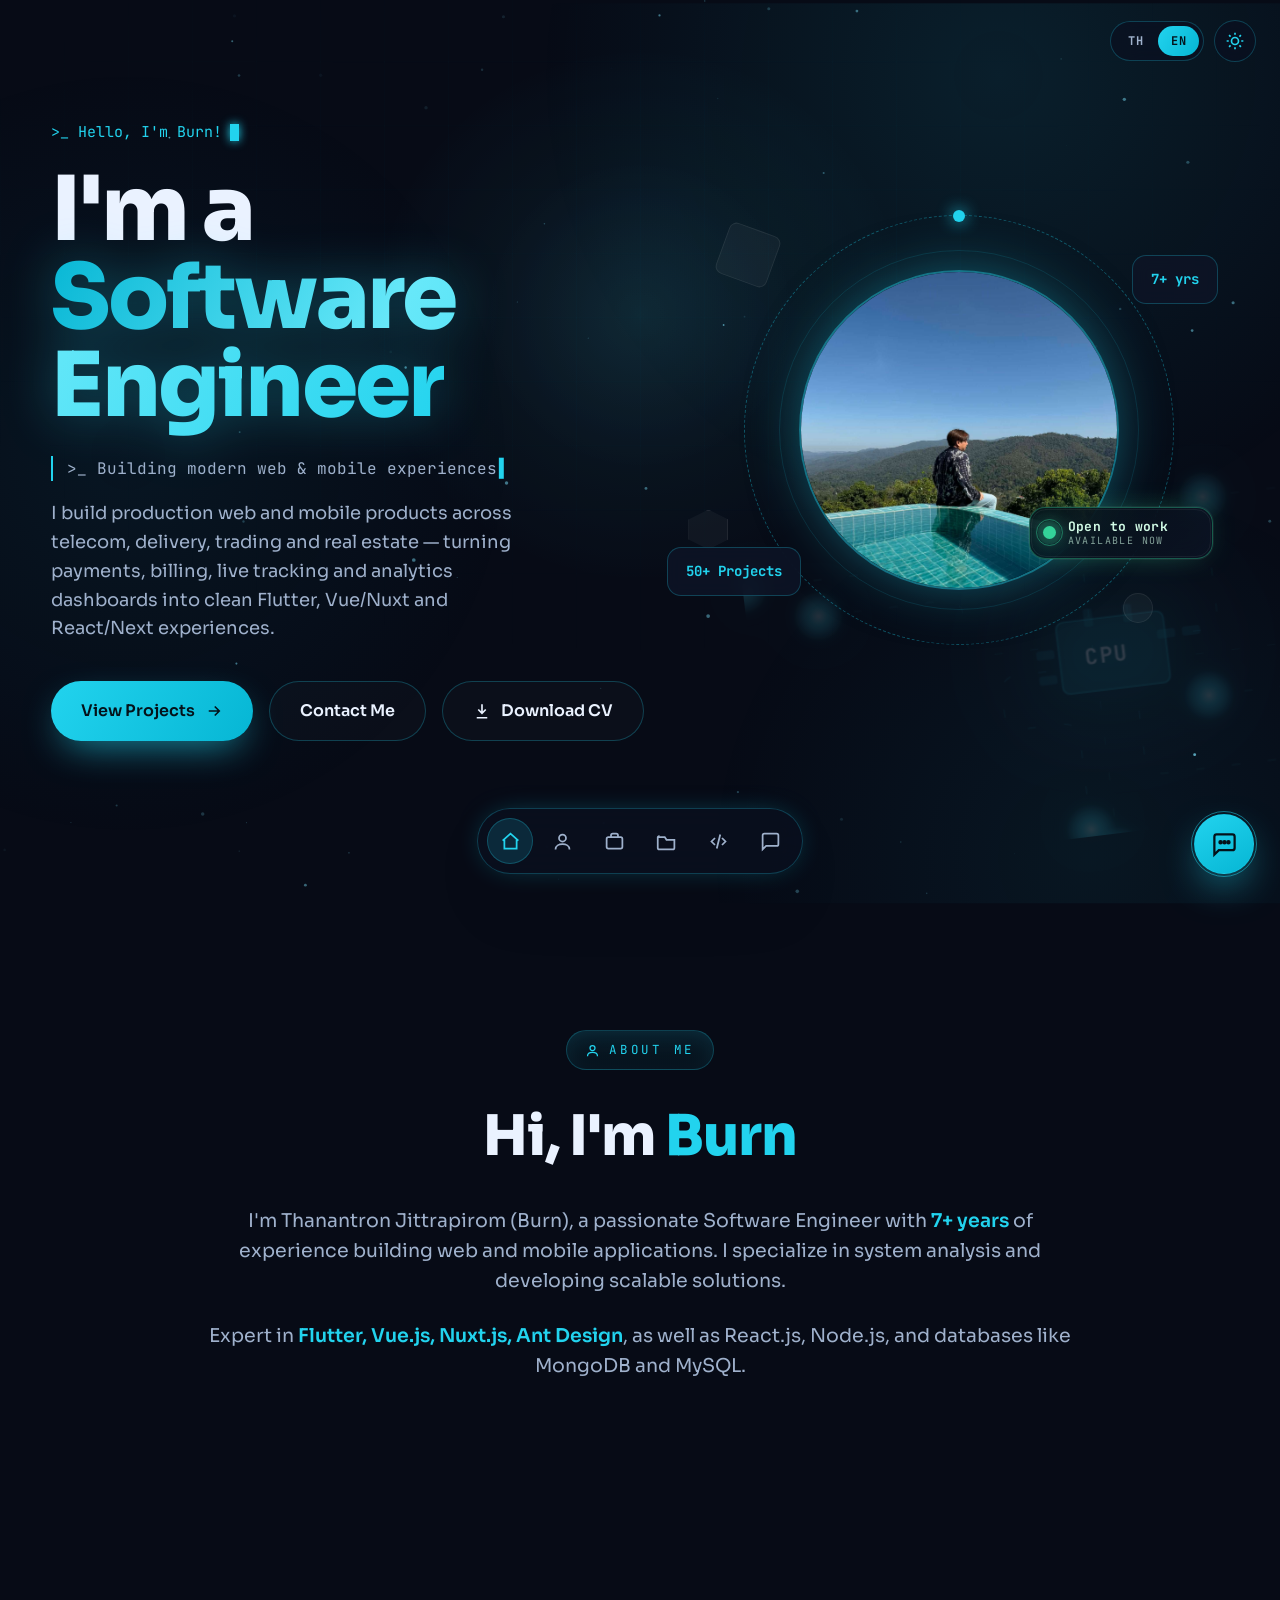
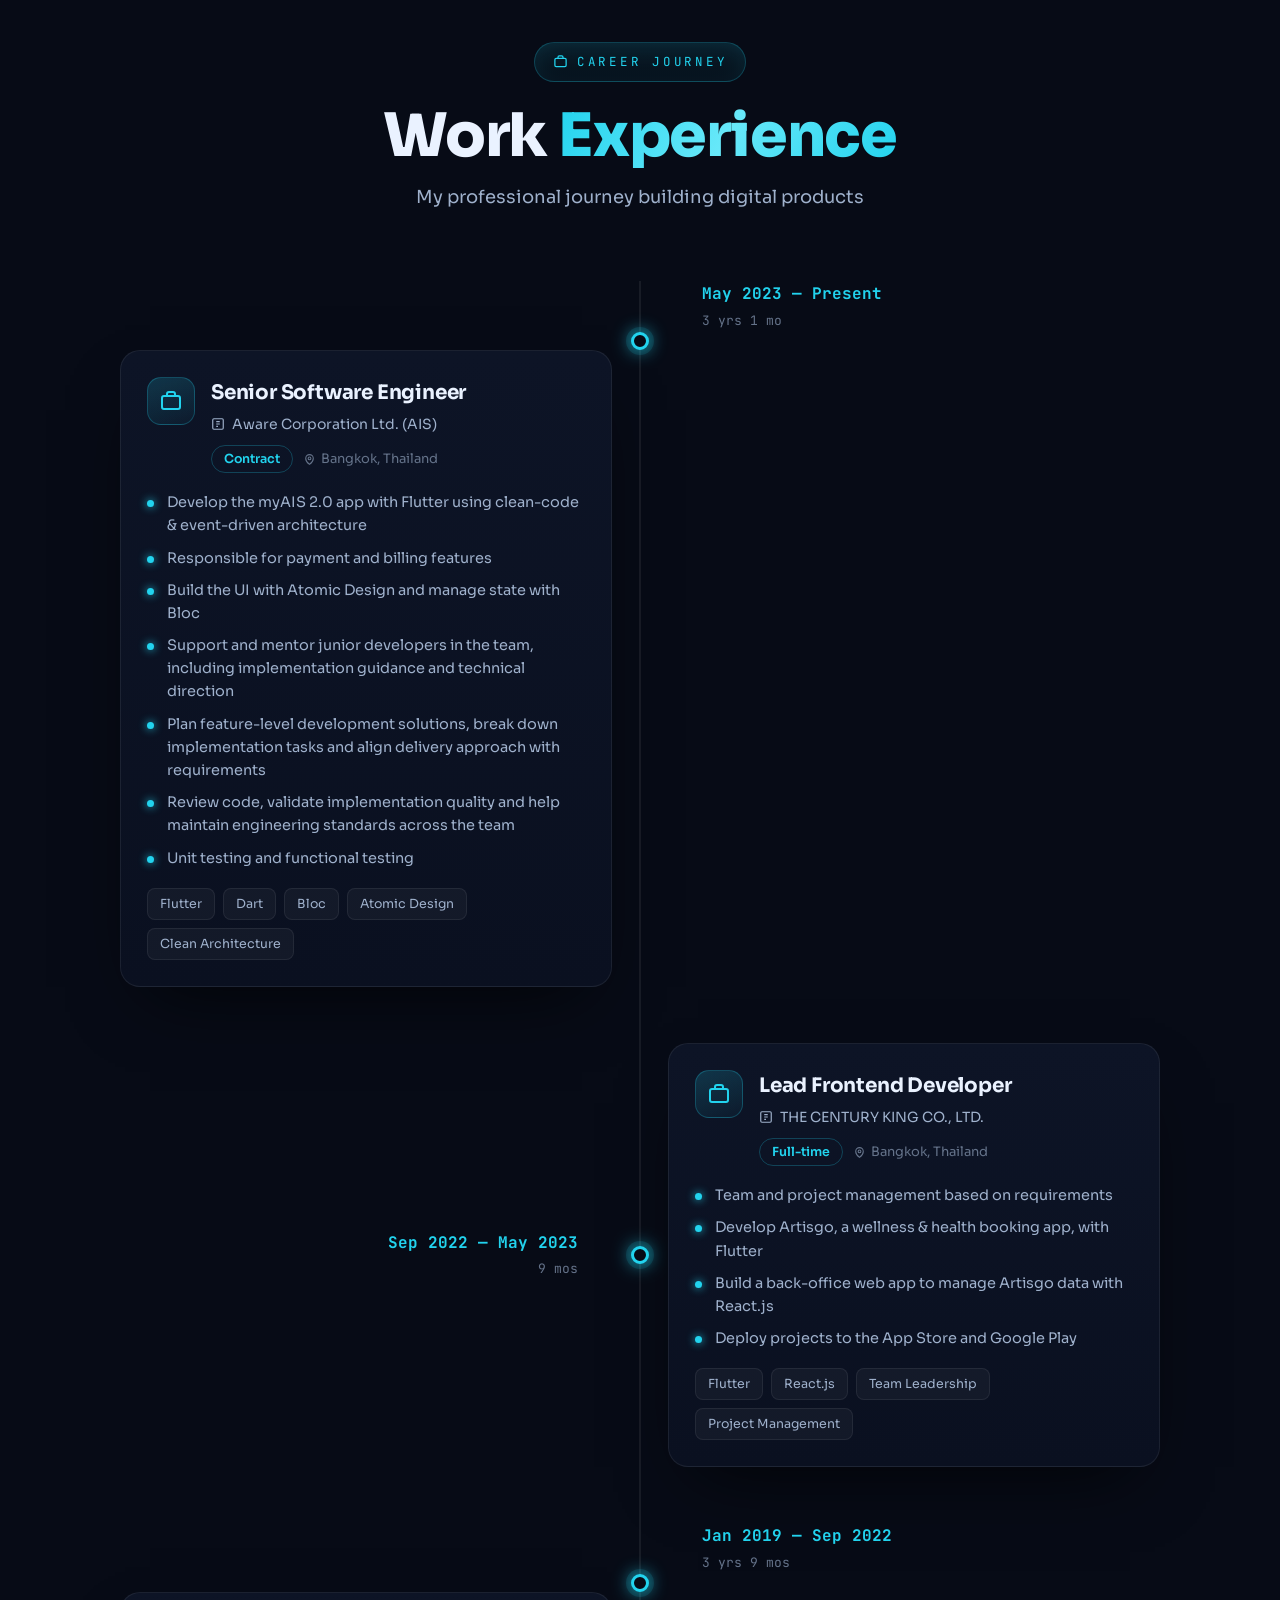
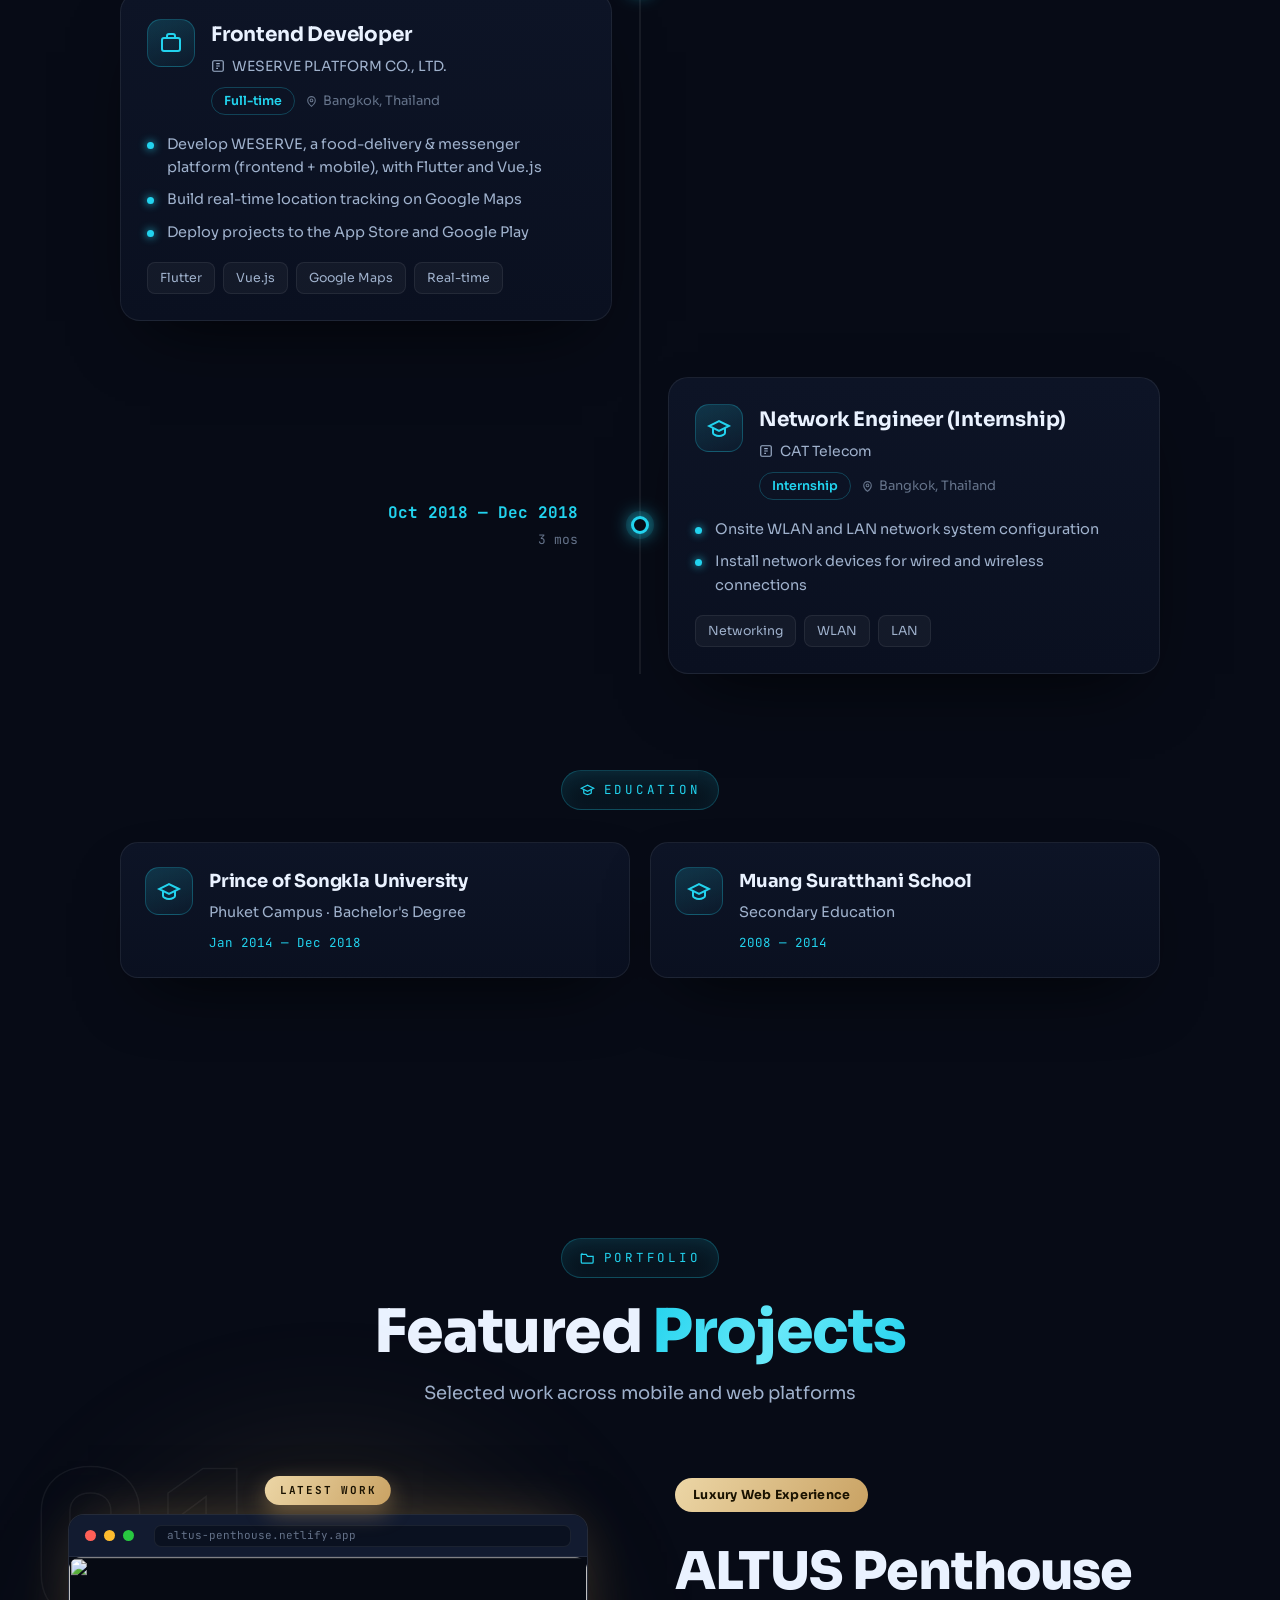
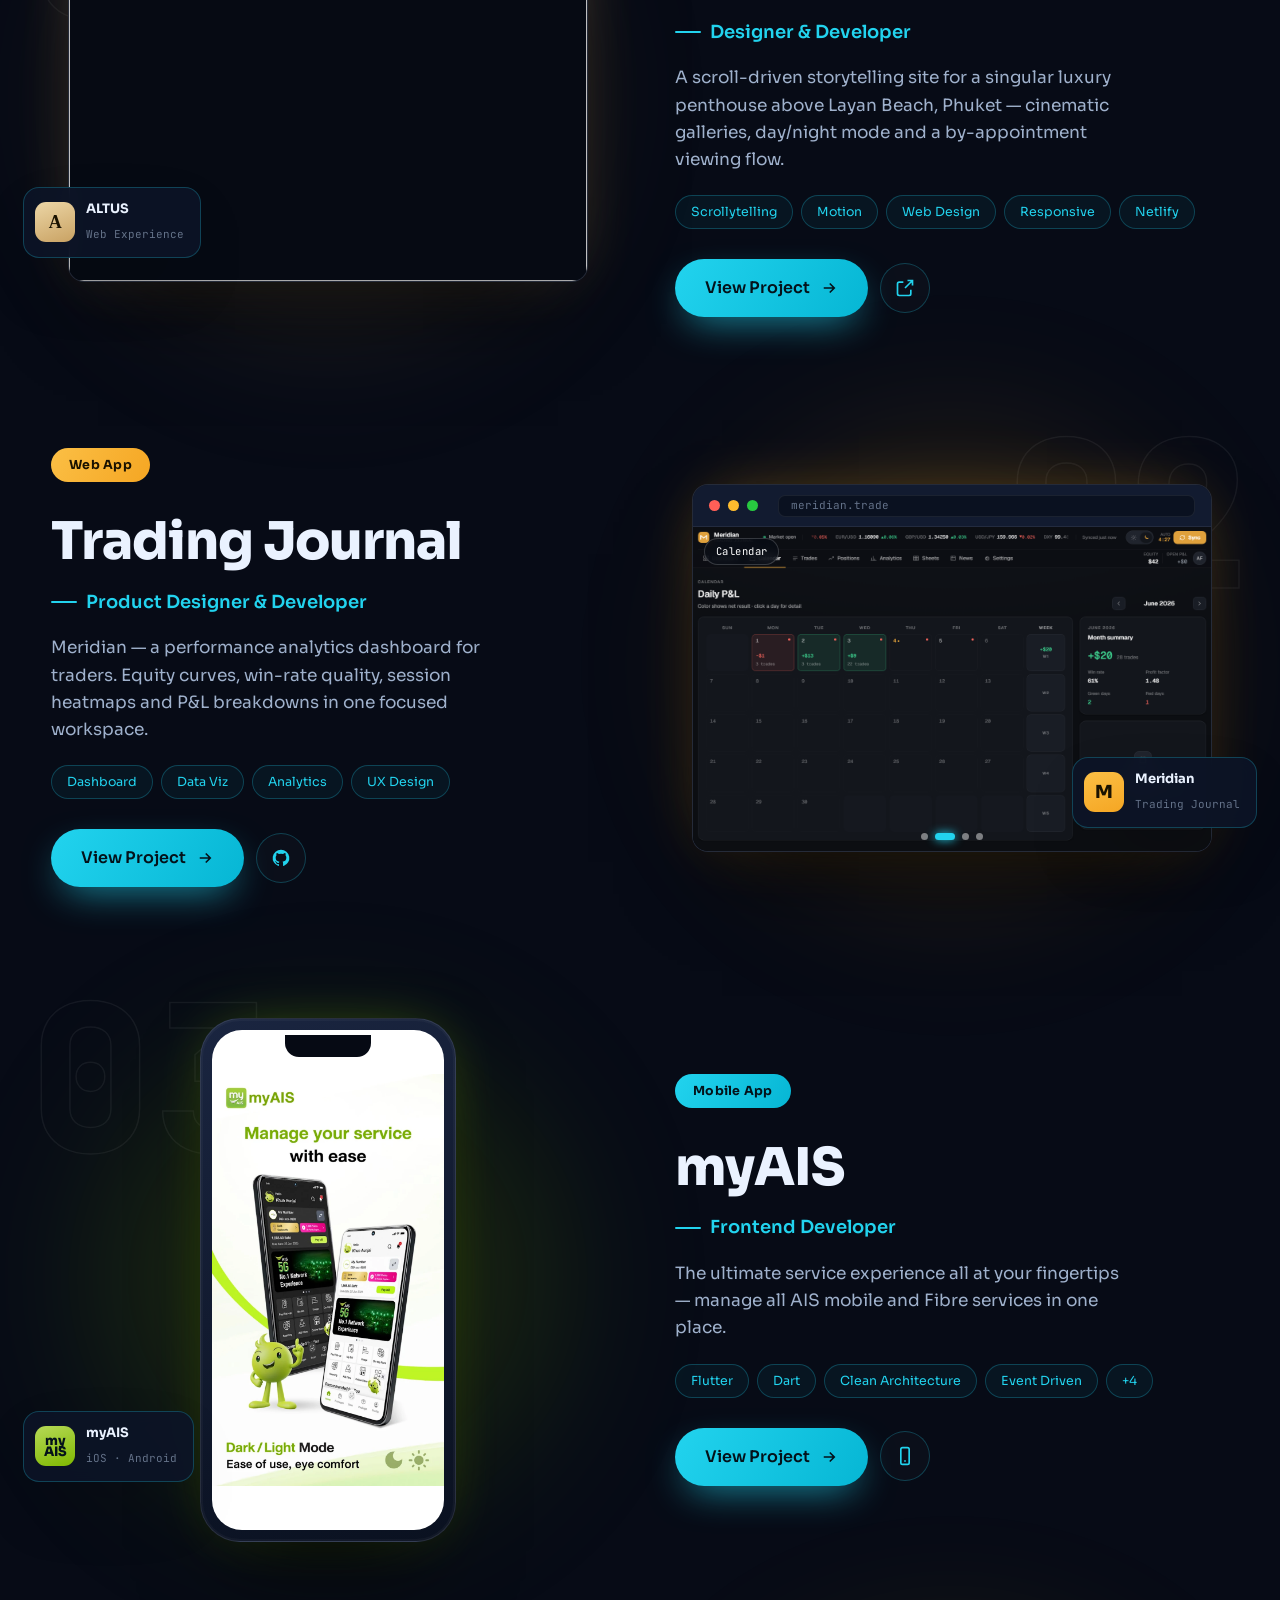
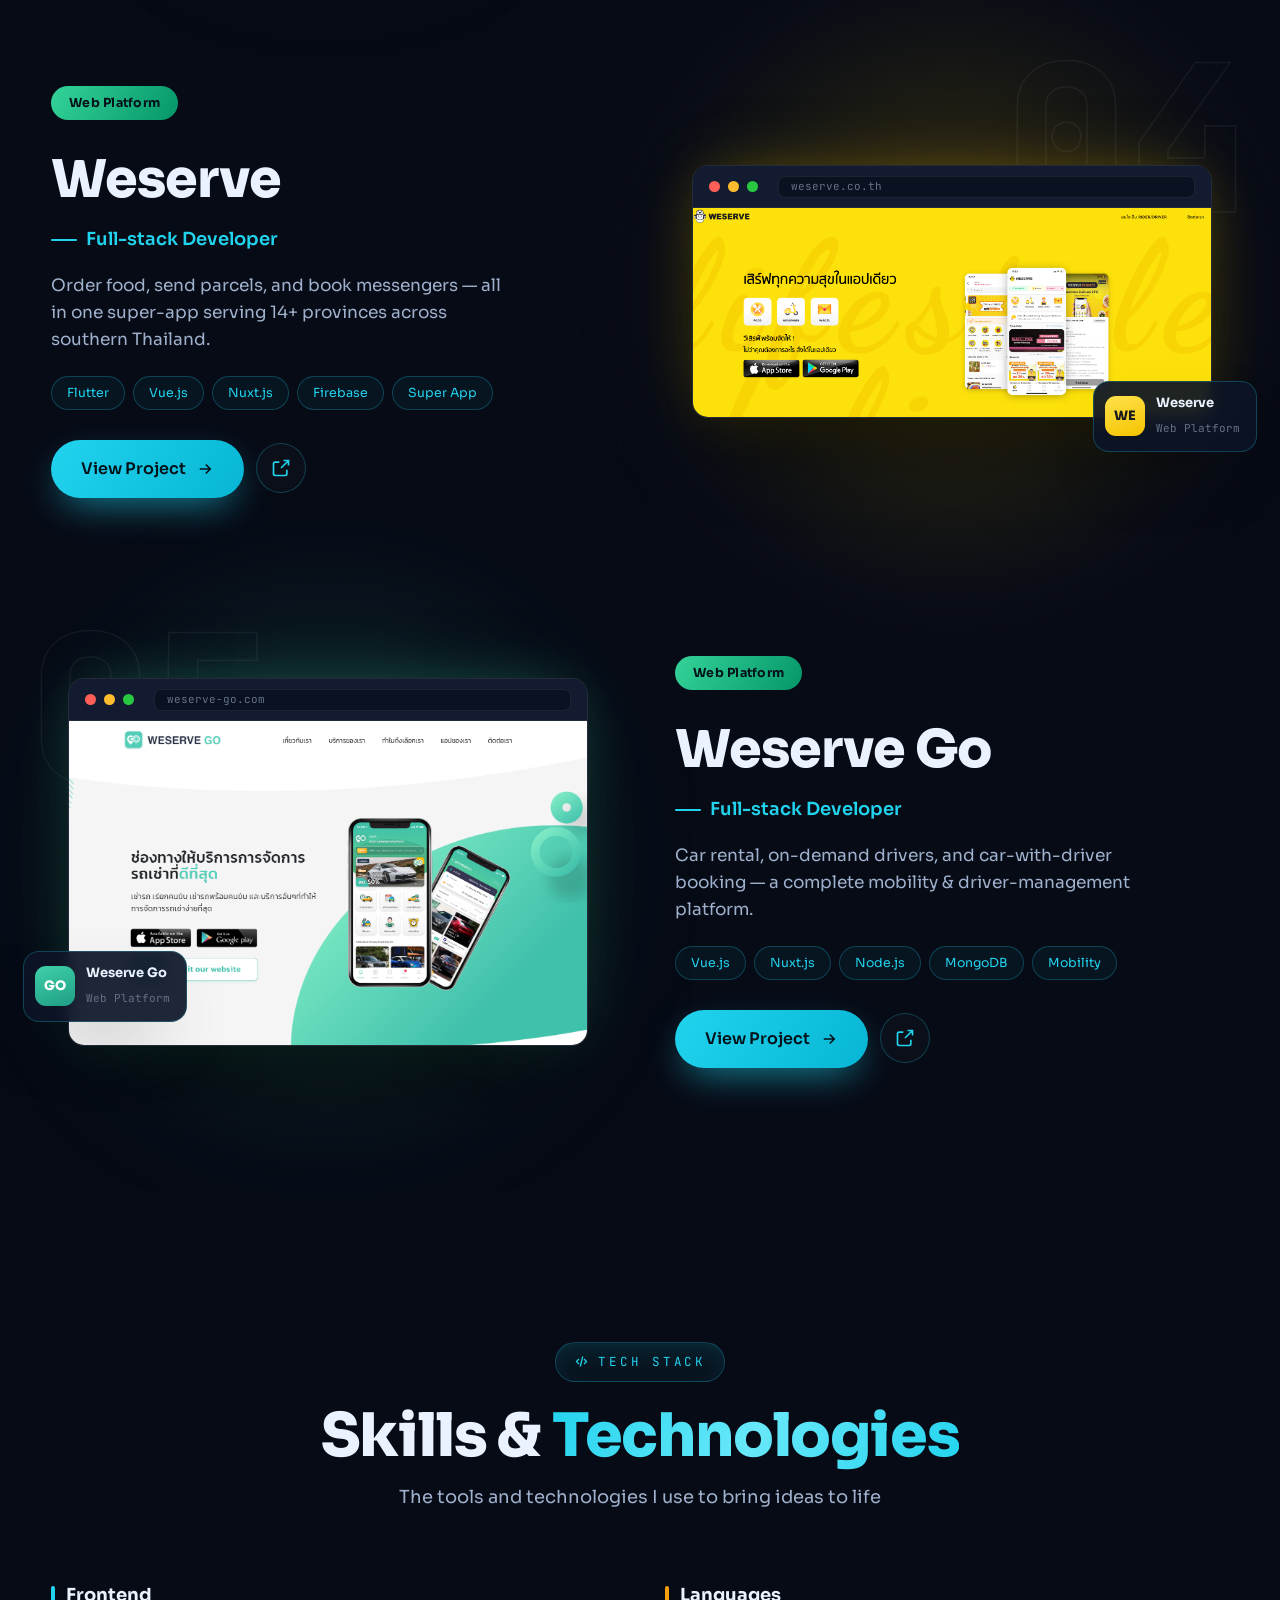
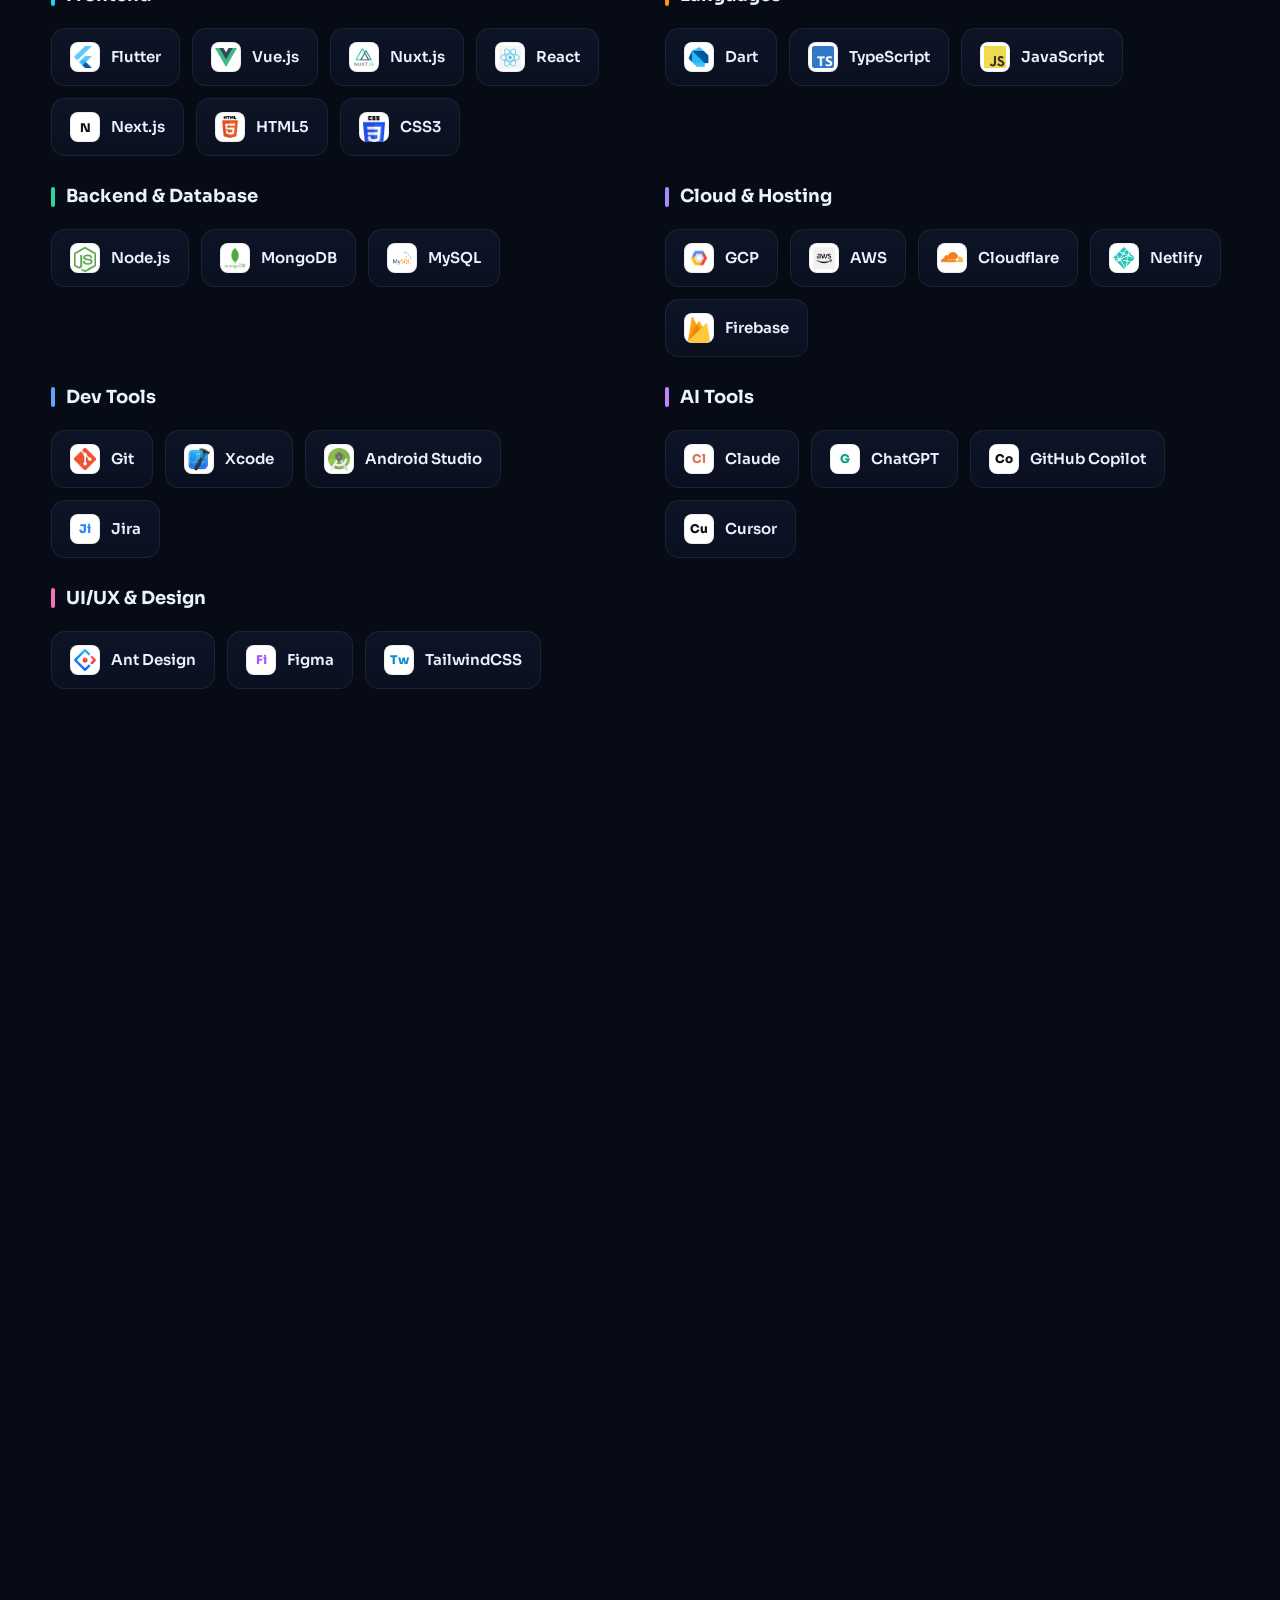
<file: index.html>
<!DOCTYPE html>
<html lang="en">
<head>
<meta charset="UTF-8" />
<meta name="viewport" content="width=device-width, initial-scale=1.0" />
<title>Thanantron (Burn) — Software Engineer</title>
<meta name="description" content="Thanantron Jittrapirom (Burn) — Senior Software Engineer building production web and mobile products with Flutter, Vue/Nuxt, React/Next and cloud-ready architecture. Based in Phuket, Thailand." />
<link rel="icon" href="portfolio/favicon.svg" type="image/svg+xml" />
<meta property="og:type" content="website" />
<meta property="og:title" content="Thanantron Jittrapirom — Senior Software Engineer" />
<meta property="og:description" content="7+ years building web & mobile apps. Flutter · Vue.js · Nuxt.js." />
<meta property="og:image" content="portfolio/og-image.png" />
<meta name="twitter:card" content="summary_large_image" />
<meta name="twitter:title" content="Thanantron Jittrapirom — Senior Software Engineer" />
<meta name="twitter:description" content="7+ years building web & mobile apps. Flutter · Vue.js · Nuxt.js." />
<meta name="twitter:image" content="portfolio/og-image.png" />
<script>
  try {
    document.documentElement.setAttribute("data-theme", localStorage.getItem("burn-theme") || "dark");
    document.documentElement.setAttribute("lang", localStorage.getItem("burn-lang") || "en");
  } catch (e) {}
</script>
<link rel="preconnect" href="https://fonts.googleapis.com" />
<link rel="preconnect" href="https://fonts.gstatic.com" crossorigin />
<link href="https://fonts.googleapis.com/css2?family=Sora:wght@400;500;600;700;800&family=JetBrains+Mono:wght@400;500;700&display=swap" rel="stylesheet" />
<link rel="stylesheet" href="portfolio/styles.css" />
</head>
<body>

<div class="scroll-prog"></div>
<div class="ambient"></div>
<div class="grid-overlay"></div>
<canvas id="stars"></canvas>
<div class="cpu-bg" aria-hidden="true">
  <svg viewBox="0 0 200 100" preserveAspectRatio="xMidYMid slice">
    <defs>
      <filter id="cpu-bg-glow" x="-60%" y="-60%" width="220%" height="220%">
        <feGaussianBlur stdDeviation="2.2" result="blur" />
        <feMerge>
          <feMergeNode in="blur" />
          <feMergeNode in="SourceGraphic" />
        </feMerge>
      </filter>
      <radialGradient id="cpu-bg-pulse">
        <stop offset="0%" stop-color="#e0fbff" stop-opacity=".9" />
        <stop offset="38%" stop-color="#22d3ee" stop-opacity=".75" />
        <stop offset="100%" stop-color="#22d3ee" stop-opacity="0" />
      </radialGradient>
      <linearGradient id="cpu-core-fill" x1="0" y1="0" x2="1" y2="1">
        <stop offset="0%" stop-color="#112033" />
        <stop offset="100%" stop-color="#07111f" />
      </linearGradient>
    </defs>
    <g class="cpu-lines" fill="none" stroke="currentColor" stroke-width=".32" pathLength="100">
      <path d="M 10 20 h 79.5 q 5 0 5 5 v 30" />
      <path d="M 180 10 h -69.7 q -5 0 -5 5 v 30" />
      <path d="M 130 20 v 21.8 q 0 5 -5 5 h -10" />
      <path d="M 170 80 v -21.8 q 0 -5 -5 -5 h -50" />
      <path d="M 135 65 h 15 q 5 0 5 5 v 10 q 0 5 -5 5 h -39.8 q -5 0 -5 -5 v -20" />
      <path d="M 94.8 95 v -36" />
      <path d="M 88 88 v -15 q 0 -5 -5 -5 h -10 q -5 0 -5 -5 v -5 q 0 -5 5 -5 h 14" />
      <path d="M 30 30 h 25 q 5 0 5 5 v 6.5 q 0 5 5 5 h 20" />
    </g>
    <g class="cpu-traces" filter="url(#cpu-bg-glow)">
      <circle class="cpu-trace cpu-line-1" r="7" fill="url(#cpu-bg-pulse)" />
      <circle class="cpu-trace cpu-line-2" r="7" fill="url(#cpu-bg-pulse)" />
      <circle class="cpu-trace cpu-line-3" r="7" fill="url(#cpu-bg-pulse)" />
      <circle class="cpu-trace cpu-line-4" r="7" fill="url(#cpu-bg-pulse)" />
      <circle class="cpu-trace cpu-line-5" r="7" fill="url(#cpu-bg-pulse)" />
      <circle class="cpu-trace cpu-line-6" r="7" fill="url(#cpu-bg-pulse)" />
      <circle class="cpu-trace cpu-line-7" r="7" fill="url(#cpu-bg-pulse)" />
      <circle class="cpu-trace cpu-line-8" r="7" fill="url(#cpu-bg-pulse)" />
    </g>
    <g class="cpu-core">
      <g class="cpu-pins">
        <rect x="93" y="37" width="2.5" height="5" rx=".7" />
        <rect x="104" y="37" width="2.5" height="5" rx=".7" />
        <rect x="114" y="44" width="2.5" height="5" rx=".7" transform="rotate(90 115.25 46.5)" />
        <rect x="121" y="44" width="2.5" height="5" rx=".7" transform="rotate(90 122.25 46.5)" />
        <rect x="94" y="18" width="2.5" height="5" rx=".7" transform="rotate(180 95.25 20.5)" />
        <rect x="104" y="18" width="2.5" height="5" rx=".7" transform="rotate(180 105.25 20.5)" />
        <rect x="80" y="46" width="2.5" height="5" rx=".7" transform="rotate(270 81.25 48.5)" />
        <rect x="80" y="53" width="2.5" height="5" rx=".7" transform="rotate(270 81.25 55.5)" />
      </g>
      <rect x="85" y="40" width="30" height="20" rx="2" />
      <text x="92" y="52.5">CPU</text>
    </g>
  </svg>
</div>

<!-- ============ TOP CONTROLS ============ -->
<div class="topctl">
  <div class="lang-seg" role="group" aria-label="Language">
    <button data-lang="th">TH</button>
    <button data-lang="en" class="on">EN</button>
  </div>
  <button class="theme-btn" id="themeBtn" aria-label="Toggle theme">
    <svg class="sun" viewBox="0 0 24 24" fill="none" stroke="currentColor" stroke-width="2"><circle cx="12" cy="12" r="4.2"/><path d="M12 2v2.5M12 19.5V22M4.9 4.9l1.8 1.8M17.3 17.3l1.8 1.8M2 12h2.5M19.5 12H22M4.9 19.1l1.8-1.8M17.3 6.7l1.8-1.8"/></svg>
    <svg class="moon" viewBox="0 0 24 24" fill="none" stroke="currentColor" stroke-width="2"><path d="M21 12.8A8.5 8.5 0 1 1 11.2 3a6.6 6.6 0 0 0 9.8 9.8z"/></svg>
  </button>
</div>

<main>

  <!-- ============ HERO ============ -->
  <section class="hero" id="home" data-screen-label="Hero">
    <div class="wrap">
      <div class="hero-copy">
        <div class="hero-term reveal"><span data-th="&gt;_ สวัสดีครับ ผมชื่อ Burn!" data-en="&gt;_ Hello, I'm Burn!">&gt;_ สวัสดีครับ ผมชื่อ Burn!</span><span class="blink"></span></div>
        <h1 class="reveal d1" data-th="ผมคือ <span class='em'>วิศวกร<br />ซอฟต์แวร์</span>" data-en="I'm a <span class='em'>Software<br />Engineer</span>">ผมคือ <span class="em">วิศวกร<br />ซอฟต์แวร์</span></h1>
        <div class="hero-sub reveal d2">&gt;_ <span class="typed" data-words="สร้างประสบการณ์เว็บและโมบายสมัยใหม่|ผู้เชี่ยวชาญ Flutter · Vue.js · Nuxt.js|เชี่ยวชาญออกแบบและวิเคราะห์ระบบ" data-words-th="สร้างประสบการณ์เว็บและโมบายสมัยใหม่|ผู้เชี่ยวชาญ Flutter · Vue.js · Nuxt.js|เชี่ยวชาญออกแบบและวิเคราะห์ระบบ" data-words-en="Building modern web &amp; mobile experiences|Flutter · Vue.js · Nuxt.js specialist|System design &amp; analysis expert"></span></div>
        <p class="lede reveal d3" data-th="ผมสร้างโปรดักต์เว็บและโมบายที่ใช้งานจริงในสาย telecom, delivery, trading และ real estate ตั้งแต่ payment &amp; billing, live tracking ไปจนถึง analytics dashboard ด้วย Flutter, Vue/Nuxt, React/Next และสถาปัตยกรรมที่ดูแลต่อได้ง่าย" data-en="I build production web and mobile products across telecom, delivery, trading and real estate — turning payments, billing, live tracking and analytics dashboards into clean Flutter, Vue/Nuxt and React/Next experiences.">ผมสร้างโปรดักต์เว็บและโมบายที่ใช้งานจริงในสาย telecom, delivery, trading และ real estate ตั้งแต่ payment &amp; billing, live tracking ไปจนถึง analytics dashboard ด้วย Flutter, Vue/Nuxt, React/Next และสถาปัตยกรรมที่ดูแลต่อได้ง่าย</p>
        <div class="hero-cta reveal d4">
          <a href="#projects" class="btn btn-primary"><span data-th="ดูผลงาน" data-en="View Projects">ดูผลงาน</span>
            <svg viewBox="0 0 24 24" fill="none" stroke="currentColor" stroke-width="2.2"><path d="M5 12h14M13 6l6 6-6 6"/></svg>
          </a>
          <a href="#contact" class="btn btn-ghost" data-th="ติดต่อผม" data-en="Contact Me">ติดต่อผม</a>
          <a href="CV.html" target="_blank" rel="noopener" class="btn btn-ghost"><svg viewBox="0 0 24 24" fill="none" stroke="currentColor" stroke-width="2.2"><path d="M12 3v12M7 10l5 5 5-5M5 21h14"/></svg><span data-th="ดาวน์โหลด CV" data-en="Download CV">ดาวน์โหลด CV</span></a>
        </div>
      </div>

      <div class="hero-visual reveal d2">
        <div class="float-shape s1"></div>
        <div class="float-shape s2"></div>
        <div class="float-shape s3"></div>
        <div class="orbit-ring r1"><span class="sat"></span></div>
        <div class="orbit-ring r2"></div>
        <div class="avatar">
          <img src="portfolio/profile-hero.jpg" alt="Burn" />
        </div>
        <div class="avail reveal d3">
          <span class="avail-dot"></span>
          <span class="avail-copy">
            <b data-th="พร้อมรับงาน" data-en="Open to work">พร้อมรับงาน</b>
            <small data-th="พร้อมเริ่มงาน" data-en="Available now">พร้อมเริ่มงาน</small>
          </span>
        </div>
        <div class="badge-float b1" data-th="7+ ปี" data-en="7+ yrs">7+ ปี</div>
        <div class="badge-float b2" data-th="50+ โปรเจกต์" data-en="50+ Projects">50+ โปรเจกต์</div>
      </div>
    </div>
  </section>

  <!-- ============ ABOUT ============ -->
  <section class="about" id="about" data-screen-label="About">
    <div class="wrap reveal">
      <span class="eyebrow">
        <svg viewBox="0 0 24 24" fill="none" stroke="currentColor" stroke-width="2"><circle cx="12" cy="8" r="4"/><path d="M4 21c0-4 4-6 8-6s8 2 8 6"/></svg>
        <span data-th="เกี่ยวกับผม" data-en="About Me">เกี่ยวกับผม</span>
      </span>
      <h2 data-th="สวัสดี ผมชื่อ <span class='grad'>Burn</span>" data-en="Hi, I'm <span class='grad'>Burn</span>">สวัสดี ผมชื่อ <span class="grad">Burn</span></h2>
      <p data-th="ผมชื่อ Thanantron Jittrapirom (Burn) วิศวกรซอฟต์แวร์ผู้มีใจรัก ด้วยประสบการณ์กว่า <span class='grad'>7 ปี</span> ในการสร้างเว็บและโมบายแอปพลิเคชัน เชี่ยวชาญการวิเคราะห์ระบบและพัฒนาโซลูชันที่รองรับการเติบโต" data-en="I'm Thanantron Jittrapirom (Burn), a passionate Software Engineer with <span class='grad'>7+ years</span> of experience building web and mobile applications. I specialize in system analysis and developing scalable solutions.">ผมชื่อ Thanantron Jittrapirom (Burn) วิศวกรซอฟต์แวร์ผู้มีใจรัก ด้วยประสบการณ์กว่า <span class="grad">7 ปี</span> ในการสร้างเว็บและโมบายแอปพลิเคชัน เชี่ยวชาญการวิเคราะห์ระบบและพัฒนาโซลูชันที่รองรับการเติบโต</p>
      <p data-th="เชี่ยวชาญ <span class='grad'>Flutter, Vue.js, Nuxt.js, Ant Design</span> รวมถึง React.js, Node.js และฐานข้อมูลอย่าง MongoDB และ MySQL" data-en="Expert in <span class='grad'>Flutter, Vue.js, Nuxt.js, Ant Design</span>, as well as React.js, Node.js, and databases like MongoDB and MySQL.">เชี่ยวชาญ <span class="grad">Flutter, Vue.js, Nuxt.js, Ant Design</span> รวมถึง React.js, Node.js และฐานข้อมูลอย่าง MongoDB และ MySQL</p>
    </div>
  </section>

  <!-- ============ EXPERIENCE ============ -->
  <section class="experience" id="experience" data-screen-label="Experience">
    <div class="wrap">
      <div class="sec-head reveal">
        <span class="eyebrow">
          <svg viewBox="0 0 24 24" fill="none" stroke="currentColor" stroke-width="2"><rect x="3" y="7" width="18" height="13" rx="2"/><path d="M8 7V5a2 2 0 0 1 2-2h4a2 2 0 0 1 2 2v2"/></svg>
          <span data-th="เส้นทางอาชีพ" data-en="Career Journey">เส้นทางอาชีพ</span>
        </span>
        <h2 data-th="ประสบการณ์ <span class='hl'>ทำงาน</span>" data-en="Work <span class='hl'>Experience</span>">ประสบการณ์ <span class="hl">ทำงาน</span></h2>
        <p data-th="เส้นทางการสร้างผลิตภัณฑ์ดิจิทัลในสายอาชีพของผม" data-en="My professional journey building digital products">เส้นทางการสร้างผลิตภัณฑ์ดิจิทัลในสายอาชีพของผม</p>
      </div>

      <div class="timeline">
        <div class="tl-spine"><span class="fill"></span></div>

        <!-- 1 -->
        <div class="tl-item left">
          <div class="tl-date"><div class="range" data-th="พ.ค. 2023 — ปัจจุบัน" data-en="May 2023 — Present">พ.ค. 2023 — ปัจจุบัน</div><div class="dur" data-th="3 ปี 1 เดือน" data-en="3 yrs 1 mo">3 ปี 1 เดือน</div></div>
          <div class="tl-node"></div>
          <div class="tl-card">
            <div class="tl-head">
              <div class="tl-ico"><svg viewBox="0 0 24 24" fill="none" stroke="currentColor" stroke-width="2"><rect x="3" y="7" width="18" height="13" rx="2"/><path d="M8 7V5a2 2 0 0 1 2-2h4a2 2 0 0 1 2 2v2"/></svg></div>
              <div>
                <h3 data-th="วิศวกรซอฟต์แวร์อาวุโส" data-en="Senior Software Engineer">วิศวกรซอฟต์แวร์อาวุโส</h3>
                <div class="tl-co"><svg viewBox="0 0 24 24" width="14" height="14" fill="none" stroke="currentColor" stroke-width="2"><rect x="3" y="3" width="18" height="18" rx="2"/><path d="M9 8h6M9 12h6M9 16h3"/></svg> Aware Corporation Ltd. (AIS)</div>
                <div class="tl-meta"><span class="chip-role" data-th="สัญญาจ้าง" data-en="Contract">สัญญาจ้าง</span><span class="tl-loc"><svg viewBox="0 0 24 24" width="13" height="13" fill="none" stroke="currentColor" stroke-width="2"><path d="M12 21s-7-5.2-7-11a7 7 0 0 1 14 0c0 5.8-7 11-7 11z"/><circle cx="12" cy="10" r="2.5"/></svg> <span data-th="กรุงเทพฯ ประเทศไทย" data-en="Bangkok, Thailand">กรุงเทพฯ ประเทศไทย</span></span></div>
              </div>
            </div>
            <ul class="tl-list">
              <li data-th="พัฒนาแอป myAIS 2.0 ด้วย Flutter โดยใช้ Clean Code &amp; Event-Driven Architecture" data-en="Develop the myAIS 2.0 app with Flutter using clean-code &amp; event-driven architecture">พัฒนาแอป myAIS 2.0 ด้วย Flutter โดยใช้ Clean Code &amp; Event-Driven Architecture</li>
              <li data-th="ดูแลฟีเจอร์ด้านการชำระเงินและการออกบิล" data-en="Responsible for payment and billing features">ดูแลฟีเจอร์ด้านการชำระเงินและการออกบิล</li>
              <li data-th="สร้าง UI ด้วย Atomic Design และจัดการ state ด้วย Bloc" data-en="Build the UI with Atomic Design and manage state with Bloc">สร้าง UI ด้วย Atomic Design และจัดการ state ด้วย Bloc</li>
              <li data-th="ดูแลและให้คำแนะนำนักพัฒนารุ่นน้องในทีม ทั้งด้านแนวทางการพัฒนาและการตัดสินใจทางเทคนิค" data-en="Support and mentor junior developers in the team, including implementation guidance and technical direction">ดูแลและให้คำแนะนำนักพัฒนารุ่นน้องในทีม ทั้งด้านแนวทางการพัฒนาและการตัดสินใจทางเทคนิค</li>
              <li data-th="วาง solution และแผนงานการพัฒนาระดับ feature รวมถึงแตกงานให้สอดคล้องกับ requirement" data-en="Plan feature-level development solutions, break down implementation tasks and align delivery approach with requirements">วาง solution และแผนงานการพัฒนาระดับ feature รวมถึงแตกงานให้สอดคล้องกับ requirement</li>
              <li data-th="รีวิวโค้ด ตรวจสอบคุณภาพ implementation และช่วยรักษามาตรฐานการพัฒนาของทีม" data-en="Review code, validate implementation quality and help maintain engineering standards across the team">รีวิวโค้ด ตรวจสอบคุณภาพ implementation และช่วยรักษามาตรฐานการพัฒนาของทีม</li>
              <li data-th="ทำ Unit Testing และ Functional Testing" data-en="Unit testing and functional testing">ทำ Unit Testing และ Functional Testing</li>
            </ul>
            <div class="tags"><span class="tag">Flutter</span><span class="tag">Dart</span><span class="tag">Bloc</span><span class="tag">Atomic Design</span><span class="tag">Clean Architecture</span></div>
          </div>
        </div>

        <!-- 2 -->
        <div class="tl-item right">
          <div class="tl-date"><div class="range" data-th="ก.ย. 2022 — พ.ค. 2023" data-en="Sep 2022 — May 2023">ก.ย. 2022 — พ.ค. 2023</div><div class="dur" data-th="9 เดือน" data-en="9 mos">9 เดือน</div></div>
          <div class="tl-node"></div>
          <div class="tl-card">
            <div class="tl-head">
              <div class="tl-ico"><svg viewBox="0 0 24 24" fill="none" stroke="currentColor" stroke-width="2"><rect x="3" y="7" width="18" height="13" rx="2"/><path d="M8 7V5a2 2 0 0 1 2-2h4a2 2 0 0 1 2 2v2"/></svg></div>
              <div>
                <h3 data-th="หัวหน้านักพัฒนา Frontend" data-en="Lead Frontend Developer">หัวหน้านักพัฒนา Frontend</h3>
                <div class="tl-co"><svg viewBox="0 0 24 24" width="14" height="14" fill="none" stroke="currentColor" stroke-width="2"><rect x="3" y="3" width="18" height="18" rx="2"/><path d="M9 8h6M9 12h6M9 16h3"/></svg> THE CENTURY KING CO., LTD.</div>
                <div class="tl-meta"><span class="chip-role" data-th="พนักงานประจำ" data-en="Full-time">พนักงานประจำ</span><span class="tl-loc"><svg viewBox="0 0 24 24" width="13" height="13" fill="none" stroke="currentColor" stroke-width="2"><path d="M12 21s-7-5.2-7-11a7 7 0 0 1 14 0c0 5.8-7 11-7 11z"/><circle cx="12" cy="10" r="2.5"/></svg> <span data-th="กรุงเทพฯ ประเทศไทย" data-en="Bangkok, Thailand">กรุงเทพฯ ประเทศไทย</span></span></div>
              </div>
            </div>
            <ul class="tl-list">
              <li data-th="บริหารทีมและโปรเจกต์ตามความต้องการของงาน" data-en="Team and project management based on requirements">บริหารทีมและโปรเจกต์ตามความต้องการของงาน</li>
              <li data-th="พัฒนาแอป Artisgo บริการจองด้านสุขภาพและเวลเนสด้วย Flutter" data-en="Develop Artisgo, a wellness &amp; health booking app, with Flutter">พัฒนาแอป Artisgo บริการจองด้านสุขภาพและเวลเนสด้วย Flutter</li>
              <li data-th="พัฒนาเว็บ back-office จัดการข้อมูล Artisgo ด้วย React.js" data-en="Build a back-office web app to manage Artisgo data with React.js">พัฒนาเว็บ back-office จัดการข้อมูล Artisgo ด้วย React.js</li>
              <li data-th="ดีพลอยโปรเจกต์ขึ้น App Store และ Google Play" data-en="Deploy projects to the App Store and Google Play">ดีพลอยโปรเจกต์ขึ้น App Store และ Google Play</li>
            </ul>
            <div class="tags"><span class="tag">Flutter</span><span class="tag">React.js</span><span class="tag">Team Leadership</span><span class="tag">Project Management</span></div>
          </div>
        </div>

        <!-- 3 -->
        <div class="tl-item left">
          <div class="tl-date"><div class="range" data-th="ม.ค. 2019 — ก.ย. 2022" data-en="Jan 2019 — Sep 2022">ม.ค. 2019 — ก.ย. 2022</div><div class="dur" data-th="3 ปี 9 เดือน" data-en="3 yrs 9 mos">3 ปี 9 เดือน</div></div>
          <div class="tl-node"></div>
          <div class="tl-card">
            <div class="tl-head">
              <div class="tl-ico"><svg viewBox="0 0 24 24" fill="none" stroke="currentColor" stroke-width="2"><rect x="3" y="7" width="18" height="13" rx="2"/><path d="M8 7V5a2 2 0 0 1 2-2h4a2 2 0 0 1 2 2v2"/></svg></div>
              <div>
                <h3 data-th="นักพัฒนา Frontend" data-en="Frontend Developer">นักพัฒนา Frontend</h3>
                <div class="tl-co"><svg viewBox="0 0 24 24" width="14" height="14" fill="none" stroke="currentColor" stroke-width="2"><rect x="3" y="3" width="18" height="18" rx="2"/><path d="M9 8h6M9 12h6M9 16h3"/></svg> WESERVE PLATFORM CO., LTD.</div>
                <div class="tl-meta"><span class="chip-role" data-th="พนักงานประจำ" data-en="Full-time">พนักงานประจำ</span><span class="tl-loc"><svg viewBox="0 0 24 24" width="13" height="13" fill="none" stroke="currentColor" stroke-width="2"><path d="M12 21s-7-5.2-7-11a7 7 0 0 1 14 0c0 5.8-7 11-7 11z"/><circle cx="12" cy="10" r="2.5"/></svg> <span data-th="กรุงเทพฯ ประเทศไทย" data-en="Bangkok, Thailand">กรุงเทพฯ ประเทศไทย</span></span></div>
              </div>
            </div>
            <ul class="tl-list">
              <li data-th="พัฒนา WESERVE แพลตฟอร์มส่งอาหารและแมสเซนเจอร์ (Frontend + Mobile) ด้วย Flutter และ Vue.js" data-en="Develop WESERVE, a food-delivery &amp; messenger platform (frontend + mobile), with Flutter and Vue.js">พัฒนา WESERVE แพลตฟอร์มส่งอาหารและแมสเซนเจอร์ (Frontend + Mobile) ด้วย Flutter และ Vue.js</li>
              <li data-th="พัฒนาฟีเจอร์ติดตามตำแหน่งแบบเรียลไทม์บน Google Maps" data-en="Build real-time location tracking on Google Maps">พัฒนาฟีเจอร์ติดตามตำแหน่งแบบเรียลไทม์บน Google Maps</li>
              <li data-th="ดีพลอยโปรเจกต์ขึ้น App Store และ Google Play" data-en="Deploy projects to the App Store and Google Play">ดีพลอยโปรเจกต์ขึ้น App Store และ Google Play</li>
            </ul>
            <div class="tags"><span class="tag">Flutter</span><span class="tag">Vue.js</span><span class="tag">Google Maps</span><span class="tag">Real-time</span></div>
          </div>
        </div>

        <!-- 4 -->
        <div class="tl-item right">
          <div class="tl-date"><div class="range" data-th="ต.ค. 2018 — ธ.ค. 2018" data-en="Oct 2018 — Dec 2018">ต.ค. 2018 — ธ.ค. 2018</div><div class="dur" data-th="3 เดือน" data-en="3 mos">3 เดือน</div></div>
          <div class="tl-node"></div>
          <div class="tl-card">
            <div class="tl-head">
              <div class="tl-ico"><svg viewBox="0 0 24 24" fill="none" stroke="currentColor" stroke-width="2"><path d="M22 10 12 5 2 10l10 5 10-5z"/><path d="M6 12v5c0 1 2.7 3 6 3s6-2 6-3v-5"/></svg></div>
              <div>
                <h3 data-th="วิศวกรเครือข่าย (ฝึกงาน)" data-en="Network Engineer (Internship)">วิศวกรเครือข่าย (ฝึกงาน)</h3>
                <div class="tl-co"><svg viewBox="0 0 24 24" width="14" height="14" fill="none" stroke="currentColor" stroke-width="2"><rect x="3" y="3" width="18" height="18" rx="2"/><path d="M9 8h6M9 12h6M9 16h3"/></svg> CAT Telecom</div>
                <div class="tl-meta"><span class="chip-role" data-th="ฝึกงาน" data-en="Internship">ฝึกงาน</span><span class="tl-loc"><svg viewBox="0 0 24 24" width="13" height="13" fill="none" stroke="currentColor" stroke-width="2"><path d="M12 21s-7-5.2-7-11a7 7 0 0 1 14 0c0 5.8-7 11-7 11z"/><circle cx="12" cy="10" r="2.5"/></svg> <span data-th="กรุงเทพฯ ประเทศไทย" data-en="Bangkok, Thailand">กรุงเทพฯ ประเทศไทย</span></span></div>
              </div>
            </div>
            <ul class="tl-list">
              <li data-th="ติดตั้งและตั้งค่าระบบเครือข่าย WLAN และ LAN หน้างาน" data-en="Onsite WLAN and LAN network system configuration">ติดตั้งและตั้งค่าระบบเครือข่าย WLAN และ LAN หน้างาน</li>
              <li data-th="ติดตั้งอุปกรณ์เครือข่ายแบบมีสายและไร้สาย" data-en="Install network devices for wired and wireless connections">ติดตั้งอุปกรณ์เครือข่ายแบบมีสายและไร้สาย</li>
            </ul>
            <div class="tags"><span class="tag">Networking</span><span class="tag">WLAN</span><span class="tag">LAN</span></div>
          </div>
        </div>

      </div>

      <!-- EDUCATION -->
      <div class="edu-head reveal">
        <span class="eyebrow">
          <svg viewBox="0 0 24 24" fill="none" stroke="currentColor" stroke-width="2"><path d="M22 10 12 5 2 10l10 5 10-5z"/><path d="M6 12v5c0 1 2.7 3 6 3s6-2 6-3v-5"/></svg>
          <span data-th="การศึกษา" data-en="Education">การศึกษา</span>
        </span>
      </div>
      <div class="edu-grid">
        <div class="edu-card reveal">
          <div class="edu-ico"><svg viewBox="0 0 24 24" fill="none" stroke="currentColor" stroke-width="2"><path d="M22 10 12 5 2 10l10 5 10-5z"/><path d="M6 12v5c0 1 2.7 3 6 3s6-2 6-3v-5"/></svg></div>
          <div class="edu-body">
            <h4>Prince of Songkla University</h4>
            <div class="edu-sub" data-th="วิทยาเขตภูเก็ต · ปริญญาตรี" data-en="Phuket Campus · Bachelor's Degree">วิทยาเขตภูเก็ต · ปริญญาตรี</div>
            <div class="edu-date" data-th="ม.ค. 2014 — ธ.ค. 2018" data-en="Jan 2014 — Dec 2018">ม.ค. 2014 — ธ.ค. 2018</div>
          </div>
        </div>
        <div class="edu-card reveal d1">
          <div class="edu-ico"><svg viewBox="0 0 24 24" fill="none" stroke="currentColor" stroke-width="2"><path d="M22 10 12 5 2 10l10 5 10-5z"/><path d="M6 12v5c0 1 2.7 3 6 3s6-2 6-3v-5"/></svg></div>
          <div class="edu-body">
            <h4>Muang Suratthani School</h4>
            <div class="edu-sub" data-th="มัธยมศึกษา" data-en="Secondary Education">มัธยมศึกษา</div>
            <div class="edu-date" data-th="2008 — 2014" data-en="2008 — 2014">2008 — 2014</div>
          </div>
        </div>
      </div>
    </div>
  </section>

  <!-- ============ PROJECTS ============ -->
  <section class="projects" id="projects" data-screen-label="Projects">
    <div class="wrap">
      <div class="sec-head reveal">
        <span class="eyebrow">
          <svg viewBox="0 0 24 24" fill="none" stroke="currentColor" stroke-width="2"><path d="M3 7h7l2 3h9v9a2 2 0 0 1-2 2H4a2 2 0 0 1-2-2V7a2 2 0 0 1 1-1z"/></svg>
          <span data-th="ผลงาน" data-en="Portfolio">ผลงาน</span>
        </span>
        <h2 data-th="ผลงาน <span class='hl'>เด่น</span>" data-en="Featured <span class='hl'>Projects</span>">ผลงาน <span class="hl">เด่น</span></h2>
        <p data-th="ผลงานคัดสรรทั้งบนโมบายและเว็บแพลตฟอร์ม" data-en="Selected work across mobile and web platforms">ผลงานคัดสรรทั้งบนโมบายและเว็บแพลตฟอร์ม</p>
      </div>

      <div class="show">

        <!-- Altus Penthouse (latest) -->
        <article class="show-row reveal" style="--pglow:rgba(201,162,99,.5)" data-screen-label="Project Altus">
          <div class="show-visual">
            <span class="show-glow"></span>
            <span class="show-index">01</span>
            <span class="latest-flag" data-th="ผลงานล่าสุด" data-en="Latest Work">ผลงานล่าสุด</span>
            <div class="device-wrap">
              <div class="browser">
                <div class="bar"><span class="dot r"></span><span class="dot y"></span><span class="dot g"></span><span class="url">altus-penthouse.netlify.app</span></div>
                <div class="screen"><image-slot id="proj-altus" fit="cover" placeholder="วาง screenshot ของ Altus / Drop Altus screenshot" src="https://altus-penthouse.netlify.app/assets/img/penthouse/day/salon.webp"></image-slot></div>
              </div>
            </div>
            <div class="show-app">
              <span class="lg altus">A</span>
              <span><b>ALTUS</b><small>Web Experience</small></span>
            </div>
          </div>
          <div class="show-info">
            <span class="proj-kind gold" data-th="เว็บไซต์ระดับลักชัวรี" data-en="Luxury Web Experience">เว็บไซต์ระดับลักชัวรี</span>
            <h3>ALTUS Penthouse</h3>
            <div class="role" data-th="นักออกแบบ &amp; พัฒนาผลิตภัณฑ์" data-en="Designer &amp; Developer">นักออกแบบ &amp; พัฒนาผลิตภัณฑ์</div>
            <p class="desc" data-th="เว็บไซต์เล่าเรื่องแบบ scroll-driven สำหรับเพนต์เฮาส์สุดหรูเหนือหาดลายัน ภูเก็ต — แกลเลอรีภาพยนตร์, โหมดกลางวัน/กลางคืน และฟอร์มนัดชมแบบส่วนตัว" data-en="A scroll-driven storytelling site for a singular luxury penthouse above Layan Beach, Phuket — cinematic galleries, day/night mode and a by-appointment viewing flow.">เว็บไซต์เล่าเรื่องแบบ scroll-driven สำหรับเพนต์เฮาส์สุดหรูเหนือหาดลายัน ภูเก็ต — แกลเลอรีภาพยนตร์, โหมดกลางวัน/กลางคืน และฟอร์มนัดชมแบบส่วนตัว</p>
            <div class="tags"><span class="tag">Scrollytelling</span><span class="tag">Motion</span><span class="tag">Web Design</span><span class="tag">Responsive</span><span class="tag">Netlify</span></div>
            <div class="proj-actions">
              <a href="https://altus-penthouse.netlify.app" target="_blank" rel="noopener" class="btn btn-primary"><span data-th="ดูโปรเจกต์" data-en="View Project">ดูโปรเจกต์</span> <svg viewBox="0 0 24 24" fill="none" stroke="currentColor" stroke-width="2.2"><path d="M5 12h14M13 6l6 6-6 6"/></svg></a>
              <a href="https://altus-penthouse.netlify.app" target="_blank" rel="noopener" class="icon-btn" title="Live site"><svg viewBox="0 0 24 24" fill="none" stroke="currentColor" stroke-width="2"><path d="M15 3h6v6M21 3l-9 9M10 5H5a2 2 0 0 0-2 2v12a2 2 0 0 0 2 2h12a2 2 0 0 0 2-2v-5"/></svg></a>
            </div>
          </div>
        </article>

        <!-- Trading Journal (Meridian) -->
        <article class="show-row flip reveal" style="--pglow:rgba(245,166,35,.45)" data-screen-label="Project Trading Journal">
          <div class="show-visual">
            <span class="show-glow"></span>
            <span class="show-index">02</span>
            <div class="device-wrap">
              <div class="browser">
                <div class="bar"><span class="dot r"></span><span class="dot y"></span><span class="dot g"></span><span class="url">meridian.trade</span></div>
                <div class="screen card-carousel" data-carousel data-labels="Dashboard|Calendar|Trades|Positions">
                  <span class="cc-label">Dashboard</span>
                  <div class="cc-track">
                    <img src="portfolio/meridian/dashboard.png" alt="Meridian dashboard — equity curve & win-rate" class="show-img" />
                    <img src="portfolio/meridian/calendar.png" alt="Meridian calendar — daily P&L heatmap" class="show-img" />
                    <img src="portfolio/meridian/trades.png" alt="Meridian trades blotter" class="show-img" />
                    <img src="portfolio/meridian/positions.png" alt="Meridian live positions" class="show-img" />
                  </div>
                  <button class="cc-nav prev" aria-label="Previous screen"><svg viewBox="0 0 24 24" fill="none" stroke="currentColor" stroke-width="2.4"><path d="M15 6l-6 6 6 6"/></svg></button>
                  <button class="cc-nav next" aria-label="Next screen"><svg viewBox="0 0 24 24" fill="none" stroke="currentColor" stroke-width="2.4"><path d="M9 6l6 6-6 6"/></svg></button>
                  <div class="cc-dots"></div>
                </div>
              </div>
            </div>
            <div class="show-app">
              <span class="lg meridian">M</span>
              <span><b>Meridian</b><small>Trading Journal</small></span>
            </div>
          </div>
          <div class="show-info">
            <span class="proj-kind amber" data-th="เว็บแอป" data-en="Web App">เว็บแอป</span>
            <h3 data-th="สมุดบันทึกการเทรด" data-en="Trading Journal">สมุดบันทึกการเทรด</h3>
            <div class="role" data-th="นักออกแบบ &amp; พัฒนาผลิตภัณฑ์" data-en="Product Designer &amp; Developer">นักออกแบบ &amp; พัฒนาผลิตภัณฑ์</div>
            <p class="desc" data-th="Meridian — แดชบอร์ดวิเคราะห์ประสิทธิภาพสำหรับเทรดเดอร์ ทั้งกราฟ Equity, คุณภาพ Win-rate, ฮีตแมปตามเซสชัน และการแยกย่อย P&amp;L ในพื้นที่ทำงานเดียว" data-en="Meridian — a performance analytics dashboard for traders. Equity curves, win-rate quality, session heatmaps and P&amp;L breakdowns in one focused workspace.">Meridian — แดชบอร์ดวิเคราะห์ประสิทธิภาพสำหรับเทรดเดอร์ ทั้งกราฟ Equity, คุณภาพ Win-rate, ฮีตแมปตามเซสชัน และการแยกย่อย P&amp;L ในพื้นที่ทำงานเดียว</p>
            <div class="tags"><span class="tag">Dashboard</span><span class="tag">Data Viz</span><span class="tag">Analytics</span><span class="tag">UX Design</span></div>
            <div class="proj-actions">
              <a href="Meridian.html" class="btn btn-primary"><span data-th="ดูโปรเจกต์" data-en="View Project">ดูโปรเจกต์</span> <svg viewBox="0 0 24 24" fill="none" stroke="currentColor" stroke-width="2.2"><path d="M5 12h14M13 6l6 6-6 6"/></svg></a>
              <a href="https://github.com/thanantron/meridian-trading-journal" target="_blank" rel="noopener" class="icon-btn" title="Source (private)"><svg viewBox="0 0 24 24" fill="currentColor" stroke="none"><path d="M12 2a10 10 0 0 0-3.16 19.49c.5.09.68-.22.68-.48l-.01-1.7c-2.78.6-3.37-1.34-3.37-1.34-.45-1.16-1.11-1.46-1.11-1.46-.91-.62.07-.61.07-.61 1 .07 1.53 1.03 1.53 1.03.89 1.53 2.34 1.09 2.91.83.09-.65.35-1.09.63-1.34-2.22-.25-4.55-1.11-4.55-4.94 0-1.09.39-1.98 1.03-2.68-.1-.25-.45-1.27.1-2.65 0 0 .84-.27 2.75 1.02a9.5 9.5 0 0 1 5 0c1.91-1.29 2.75-1.02 2.75-1.02.55 1.38.2 2.4.1 2.65.64.7 1.03 1.59 1.03 2.68 0 3.84-2.34 4.69-4.57 4.94.36.31.68.92.68 1.85l-.01 2.74c0 .27.18.58.69.48A10 10 0 0 0 12 2Z"/></svg></a>
            </div>
          </div>
        </article>

        <!-- myAIS -->
        <article class="show-row reveal" style="--pglow:rgba(127,184,0,.55)" data-screen-label="Project myAIS">
          <div class="show-visual">
            <span class="show-glow"></span>
            <span class="show-index">03</span>
            <div class="device-wrap">
              <div class="phone">
                <div class="screen fit-phone">
                  <img src="portfolio/myais.png" alt="myAIS app — manage your AIS services" class="show-img" />
                </div>
              </div>
            </div>
            <div class="show-app">
              <span class="lg myais">my<br>AIS</span>
              <span><b>myAIS</b><small>iOS · Android</small></span>
            </div>
          </div>
          <div class="show-info">
            <span class="proj-kind mobile" data-th="โมบายแอป" data-en="Mobile App">โมบายแอป</span>
            <h3>myAIS</h3>
            <div class="role" data-th="นักพัฒนา Frontend" data-en="Frontend Developer">นักพัฒนา Frontend</div>
            <p class="desc" data-th="สุดยอดประสบการณ์บริการครบจบในที่เดียว — จัดการบริการมือถือและ Fibre ของ AIS ทั้งหมดได้ในแอปเดียว" data-en="The ultimate service experience all at your fingertips — manage all AIS mobile and Fibre services in one place.">สุดยอดประสบการณ์บริการครบจบในที่เดียว — จัดการบริการมือถือและ Fibre ของ AIS ทั้งหมดได้ในแอปเดียว</p>
            <div class="tags"><span class="tag">Flutter</span><span class="tag">Dart</span><span class="tag">Clean Architecture</span><span class="tag">Event Driven</span><span class="tag">+4</span></div>
            <div class="proj-actions">
              <a href="https://apps.apple.com/th/app/myais/id399758084" target="_blank" rel="noopener" class="btn btn-primary"><span data-th="ดูโปรเจกต์" data-en="View Project">ดูโปรเจกต์</span> <svg viewBox="0 0 24 24" fill="none" stroke="currentColor" stroke-width="2.2"><path d="M5 12h14M13 6l6 6-6 6"/></svg></a>
              <a href="https://www.ais.th/consumers/lifestyle/app-and-digital-service/myais" target="_blank" rel="noopener" class="icon-btn" title="Mobile app"><svg viewBox="0 0 24 24" fill="none" stroke="currentColor" stroke-width="2"><rect x="7" y="2" width="10" height="20" rx="2"/><path d="M11 18h2"/></svg></a>
            </div>
          </div>
        </article>

        <!-- Weserve -->
        <article class="show-row flip reveal" style="--pglow:rgba(245,196,0,.5)" data-screen-label="Project Weserve">
          <div class="show-visual">
            <span class="show-glow"></span>
            <span class="show-index">04</span>
            <div class="device-wrap">
              <div class="browser">
                <div class="bar"><span class="dot r"></span><span class="dot y"></span><span class="dot g"></span><span class="url">weserve.co.th</span></div>
                <div class="screen fit"><img src="portfolio/weserve-web.png" alt="Weserve super-app website" class="show-img" /></div>
              </div>
            </div>
            <div class="show-app">
              <span class="lg weserve">WE</span>
              <span><b>Weserve</b><small>Web Platform</small></span>
            </div>
          </div>
          <div class="show-info">
            <span class="proj-kind web" data-th="เว็บแพลตฟอร์ม" data-en="Web Platform">เว็บแพลตฟอร์ม</span>
            <h3>Weserve</h3>
            <div class="role" data-th="นักพัฒนา Full-stack" data-en="Full-stack Developer">นักพัฒนา Full-stack</div>
            <p class="desc" data-th="สั่งอาหาร ส่งพัสดุ และเรียกแมสเซนเจอร์ — ครบในซูเปอร์แอปเดียว ให้บริการกว่า 14 จังหวัดทั่วภาคใต้" data-en="Order food, send parcels, and book messengers — all in one super-app serving 14+ provinces across southern Thailand.">สั่งอาหาร ส่งพัสดุ และเรียกแมสเซนเจอร์ — ครบในซูเปอร์แอปเดียว ให้บริการกว่า 14 จังหวัดทั่วภาคใต้</p>
            <div class="tags"><span class="tag">Flutter</span><span class="tag">Vue.js</span><span class="tag">Nuxt.js</span><span class="tag">Firebase</span><span class="tag">Super App</span></div>
            <div class="proj-actions">
              <a href="https://weserve.co.th/" target="_blank" rel="noopener" class="btn btn-primary"><span data-th="ดูโปรเจกต์" data-en="View Project">ดูโปรเจกต์</span> <svg viewBox="0 0 24 24" fill="none" stroke="currentColor" stroke-width="2.2"><path d="M5 12h14M13 6l6 6-6 6"/></svg></a>
              <a href="https://weserve.co.th/" target="_blank" rel="noopener" class="icon-btn" title="Live site"><svg viewBox="0 0 24 24" fill="none" stroke="currentColor" stroke-width="2"><path d="M15 3h6v6M21 3l-9 9M10 5H5a2 2 0 0 0-2 2v12a2 2 0 0 0 2 2h12a2 2 0 0 0 2-2v-5"/></svg></a>
            </div>
          </div>
        </article>

        <!-- Weserve Go -->
        <article class="show-row reveal" style="--pglow:rgba(63,208,168,.5)" data-screen-label="Project Weserve Go">
          <div class="show-visual">
            <span class="show-glow"></span>
            <span class="show-index">05</span>
            <div class="device-wrap">
              <div class="browser">
                <div class="bar"><span class="dot r"></span><span class="dot y"></span><span class="dot g"></span><span class="url">weserve-go.com</span></div>
                <div class="screen"><img src="portfolio/weserve-go-web.png" alt="Weserve Go car-rental platform website" class="show-img" /></div>
              </div>
            </div>
            <div class="show-app">
              <span class="lg go">GO</span>
              <span><b>Weserve Go</b><small>Web Platform</small></span>
            </div>
          </div>
          <div class="show-info">
            <span class="proj-kind web" data-th="เว็บแพลตฟอร์ม" data-en="Web Platform">เว็บแพลตฟอร์ม</span>
            <h3>Weserve Go</h3>
            <div class="role" data-th="นักพัฒนา Full-stack" data-en="Full-stack Developer">นักพัฒนา Full-stack</div>
            <p class="desc" data-th="เช่ารถ เรียกคนขับ และเช่ารถพร้อมคนขับ — แพลตฟอร์มจัดการการเดินทางและคนขับแบบครบวงจร" data-en="Car rental, on-demand drivers, and car-with-driver booking — a complete mobility &amp; driver-management platform.">เช่ารถ เรียกคนขับ และเช่ารถพร้อมคนขับ — แพลตฟอร์มจัดการการเดินทางและคนขับแบบครบวงจร</p>
            <div class="tags"><span class="tag">Vue.js</span><span class="tag">Nuxt.js</span><span class="tag">Node.js</span><span class="tag">MongoDB</span><span class="tag">Mobility</span></div>
            <div class="proj-actions">
              <a href="https://weservego.asia/" target="_blank" rel="noopener" class="btn btn-primary"><span data-th="ดูโปรเจกต์" data-en="View Project">ดูโปรเจกต์</span> <svg viewBox="0 0 24 24" fill="none" stroke="currentColor" stroke-width="2.2"><path d="M5 12h14M13 6l6 6-6 6"/></svg></a>
              <a href="https://weservego.asia/" target="_blank" rel="noopener" class="icon-btn" title="Live site"><svg viewBox="0 0 24 24" fill="none" stroke="currentColor" stroke-width="2"><path d="M15 3h6v6M21 3l-9 9M10 5H5a2 2 0 0 0-2 2v12a2 2 0 0 0 2 2h12a2 2 0 0 0 2-2v-5"/></svg></a>
            </div>
          </div>
        </article>


      </div>
    </div>
  </section>

  <!-- ============ TECH STACK ============ -->
  <section class="tech" id="skills" data-screen-label="Skills">
    <div class="wrap">
      <div class="sec-head reveal">
        <span class="eyebrow">
          <svg viewBox="0 0 24 24" fill="none" stroke="currentColor" stroke-width="2"><path d="m8 16-4-4 4-4M16 8l4 4-4 4M14 4l-4 16"/></svg>
          <span data-th="เทคโนโลยี" data-en="Tech Stack">เทคโนโลยี</span>
        </span>
        <h2 data-th="ทักษะ &amp; <span class='hl'>เทคโนโลยี</span>" data-en="Skills &amp; <span class='hl'>Technologies</span>">ทักษะ &amp; <span class="hl">เทคโนโลยี</span></h2>
        <p data-th="เครื่องมือและเทคโนโลยีที่ผมใช้เปลี่ยนไอเดียให้เป็นจริง" data-en="The tools and technologies I use to bring ideas to life">เครื่องมือและเทคโนโลยีที่ผมใช้เปลี่ยนไอเดียให้เป็นจริง</p>
      </div>

      <div class="tech-groups">
        <div class="tech-group reveal" style="--accent:#22d3ee">
          <h3 data-th="Frontend" data-en="Frontend">Frontend</h3>
          <div class="tech-grid">
            <span class="tech-pill"><span class="ic"><img src="portfolio/logos/flutter.png" alt="Flutter" /></span>Flutter</span>
            <span class="tech-pill"><span class="ic"><img src="portfolio/logos/vuejs.png" alt="Vue.js" /></span>Vue.js</span>
            <span class="tech-pill"><span class="ic"><img src="portfolio/logos/nuxtjs.png" alt="Nuxt.js" /></span>Nuxt.js</span>
            <span class="tech-pill"><span class="ic"><img src="portfolio/logos/reactjs.png" alt="React" /></span>React</span>
            <span class="tech-pill"><span class="ic" style="color:#111">N</span>Next.js</span>
            <span class="tech-pill"><span class="ic"><img src="portfolio/logos/html.png" alt="HTML5" /></span>HTML5</span>
            <span class="tech-pill"><span class="ic"><img src="portfolio/logos/css.png" alt="CSS3" /></span>CSS3</span>
          </div>
        </div>

        <div class="tech-group reveal d1" style="--accent:#f59e0b">
          <h3 data-th="ภาษาโปรแกรม" data-en="Languages">ภาษาโปรแกรม</h3>
          <div class="tech-grid">
            <span class="tech-pill"><span class="ic"><img src="portfolio/logos/dart.png" alt="Dart" /></span>Dart</span>
            <span class="tech-pill"><span class="ic"><img src="portfolio/logos/ts.png" alt="TypeScript" /></span>TypeScript</span>
            <span class="tech-pill"><span class="ic"><img src="portfolio/logos/javascript.png" alt="JavaScript" /></span>JavaScript</span>
          </div>
        </div>

        <div class="tech-group reveal" style="--accent:#34d399">
          <h3 data-th="Backend &amp; ฐานข้อมูล" data-en="Backend &amp; Database">Backend &amp; ฐานข้อมูล</h3>
          <div class="tech-grid">
            <span class="tech-pill"><span class="ic"><img src="portfolio/logos/nodejs.png" alt="Node.js" /></span>Node.js</span>
            <span class="tech-pill"><span class="ic"><img src="portfolio/logos/mongodb.png" alt="MongoDB" /></span>MongoDB</span>
            <span class="tech-pill"><span class="ic"><img src="portfolio/logos/mysql.png" alt="MySQL" /></span>MySQL</span>
          </div>
        </div>

        <div class="tech-group reveal d1" style="--accent:#a78bfa">
          <h3 data-th="คลาวด์ &amp; โฮสติ้ง" data-en="Cloud &amp; Hosting">คลาวด์ &amp; โฮสติ้ง</h3>
          <div class="tech-grid">
            <span class="tech-pill"><span class="ic"><img src="portfolio/logos/gcp.png" alt="Google Cloud" /></span>GCP</span>
            <span class="tech-pill"><span class="ic"><img src="portfolio/logos/aws.png" alt="AWS" /></span>AWS</span>
            <span class="tech-pill"><span class="ic"><img src="portfolio/logos/cloudflare.png" alt="Cloudflare" /></span>Cloudflare</span>
            <span class="tech-pill"><span class="ic"><img src="portfolio/logos/netlify.png" alt="Netlify" /></span>Netlify</span>
            <span class="tech-pill"><span class="ic"><img src="portfolio/logos/firebase.png" alt="Firebase" /></span>Firebase</span>
          </div>
        </div>

        <div class="tech-group reveal" style="--accent:#60a5fa">
          <h3 data-th="เครื่องมือพัฒนา" data-en="Dev Tools">เครื่องมือพัฒนา</h3>
          <div class="tech-grid">
            <span class="tech-pill"><span class="ic"><img src="portfolio/logos/git.png" alt="Git" /></span>Git</span>
            <span class="tech-pill"><span class="ic"><img src="portfolio/logos/xcode.png" alt="Xcode" /></span>Xcode</span>
            <span class="tech-pill"><span class="ic"><img src="portfolio/logos/android.png" alt="Android Studio" /></span>Android Studio</span>
            <span class="tech-pill"><span class="ic" style="color:#2684ff">Ji</span>Jira</span>
          </div>
        </div>

        <div class="tech-group reveal" style="--accent:#c084fc">
          <h3 data-th="เครื่องมือ AI" data-en="AI Tools">เครื่องมือ AI</h3>
          <div class="tech-grid">
            <span class="tech-pill"><span class="ic" style="color:#d97757">Cl</span>Claude</span>
            <span class="tech-pill"><span class="ic" style="color:#10a37f">G</span>ChatGPT</span>
            <span class="tech-pill"><span class="ic" style="color:#111">Co</span>GitHub Copilot</span>
            <span class="tech-pill"><span class="ic" style="color:#111">Cu</span>Cursor</span>
          </div>
        </div>

        <div class="tech-group reveal d1 full" style="--accent:#f472b6">
          <h3 data-th="UI/UX &amp; ออกแบบ" data-en="UI/UX &amp; Design">UI/UX &amp; ออกแบบ</h3>
          <div class="tech-grid">
            <span class="tech-pill"><span class="ic"><img src="portfolio/logos/antdesign.png" alt="Ant Design" /></span>Ant Design</span>
            <span class="tech-pill"><span class="ic" style="color:#a259ff">Fi</span>Figma</span>
            <span class="tech-pill"><span class="ic" style="color:#0c8ec9">Tw</span>TailwindCSS</span>
          </div>
        </div>
      </div>
    </div>
  </section>

  <!-- ============ CONTACT ============ -->
  <section class="contact" id="contact" data-screen-label="Contact">
    <div class="wrap reveal">
      <span class="eyebrow">
        <svg viewBox="0 0 24 24" fill="none" stroke="currentColor" stroke-width="2"><path d="M4 4h16v16H4z"/><path d="m4 6 8 6 8-6"/></svg>
        <span data-th="ติดต่อ" data-en="Get In Touch">ติดต่อ</span>
      </span>
      <h2 data-th="มาสร้างสิ่งดีๆ <span class='hl'>ไปด้วยกัน</span>" data-en="Let's build something <span class='hl'>together</span>">มาสร้างสิ่งดีๆ <span class="hl">ไปด้วยกัน</span></h2>
      <p data-th="มีโปรเจกต์ในใจ หรืออยากทักทาย? ผมยินดีพูดคุยถึงโอกาสและไอเดียใหม่ๆ เสมอ" data-en="Have a project in mind or just want to say hi? I'm always open to discussing new opportunities and ideas.">มีโปรเจกต์ในใจ หรืออยากทักทาย? ผมยินดีพูดคุยถึงโอกาสและไอเดียใหม่ๆ เสมอ</p>
      <div class="contact-info">
        <a href="mailto:thanantron@gmail.com"><svg viewBox="0 0 24 24" fill="none" stroke="currentColor" stroke-width="2"><rect x="3" y="5" width="18" height="14" rx="2"/><path d="m3 7 9 6 9-6"/></svg>thanantron@gmail.com</a>
        <a href="tel:+66845451345"><svg viewBox="0 0 24 24" fill="none" stroke="currentColor" stroke-width="2"><path d="M22 16.9v3a2 2 0 0 1-2.2 2 19.8 19.8 0 0 1-8.6-3.1 19.5 19.5 0 0 1-6-6A19.8 19.8 0 0 1 2 4.2 2 2 0 0 1 4 2h3a2 2 0 0 1 2 1.7c.1.9.3 1.8.6 2.6a2 2 0 0 1-.5 2.1L7.6 9.8a16 16 0 0 0 6 6l1.4-1.4a2 2 0 0 1 2.1-.5c.8.3 1.7.5 2.6.6A2 2 0 0 1 22 16.9z"/></svg>+66 84 545 1345</a>
        <span><svg viewBox="0 0 24 24" fill="none" stroke="currentColor" stroke-width="2"><path d="M21 11.5a8.4 8.4 0 0 1-8.5 8.4c-1 0-2-.2-3-.5L4 21l1.3-3.9A8.4 8.4 0 1 1 21 11.5z"/></svg>LINE: @thanantron</span>
        <span><svg viewBox="0 0 24 24" fill="none" stroke="currentColor" stroke-width="2"><path d="M12 21s-7-5.2-7-11a7 7 0 0 1 14 0c0 5.8-7 11-7 11z"/><circle cx="12" cy="10" r="2.5"/></svg><span data-th="ภูเก็ต ประเทศไทย" data-en="Phuket, Thailand">ภูเก็ต ประเทศไทย</span></span>
      </div>
      <div class="hero-cta" style="justify-content:center">
        <a href="mailto:thanantron@gmail.com" class="btn btn-primary"><span data-th="ทักทาย" data-en="Say Hello">ทักทาย</span>
          <svg viewBox="0 0 24 24" fill="none" stroke="currentColor" stroke-width="2.2"><path d="m4 6 8 6 8-6"/><rect x="4" y="4" width="16" height="16" rx="2"/></svg>
        </a>
        <button class="btn btn-ghost ai-chip" data-th="ถามผู้ช่วย AI ของผม" data-en="Ask my AI assistant">ถามผู้ช่วย AI ของผม</button>
      </div>
      <div class="socials">
        <a href="https://github.com/thanantron" target="_blank" rel="noopener" class="icon-btn" title="GitHub"><svg viewBox="0 0 24 24" fill="currentColor"><path d="M12 2a10 10 0 0 0-3.2 19.5c.5.1.7-.2.7-.5v-1.7c-2.8.6-3.4-1.3-3.4-1.3-.5-1.2-1.1-1.5-1.1-1.5-.9-.6.1-.6.1-.6 1 .1 1.5 1 1.5 1 .9 1.6 2.4 1.1 3 .9.1-.7.3-1.1.6-1.4-2.2-.300000000000001-4.6-1.1-4.6-4.9 0-1.1.4-2 1-2.7-.1-.3-.4-1.3.1-2.7 0 0 .8-.3 2.7 1a9.4 9.4 0 0 1 5 0c1.9-1.3 2.7-1 2.7-1 .5 1.4.2 2.4.1 2.7.6.7 1 1.6 1 2.7 0 3.8-2.4 4.6-4.6 4.9.3.3.7 1 .7 2v3c0 .3.2.6.7.5A10 10 0 0 0 12 2z"/></svg></a>
        <button class="icon-btn" title="LinkedIn"><svg viewBox="0 0 24 24" fill="currentColor"><path d="M19 3a2 2 0 0 1 2 2v14a2 2 0 0 1-2 2H5a2 2 0 0 1-2-2V5a2 2 0 0 1 2-2zM8.3 18.3v-7H6v7zM7.1 10a1.3 1.3 0 1 0 0-2.6 1.3 1.3 0 0 0 0 2.6zM18 18.3v-3.8c0-2-.4-3.6-2.8-3.6-1.1 0-1.9.6-2.2 1.2v-1H10.8v7h2.3v-3.5c0-.9.2-1.8 1.3-1.8s1.3 1.1 1.3 1.9v3.4z"/></svg></button>
        <a href="mailto:thanantron@gmail.com" class="icon-btn" title="Email"><svg viewBox="0 0 24 24" fill="none" stroke="currentColor" stroke-width="2"><rect x="3" y="5" width="18" height="14" rx="2"/><path d="m3 7 9 6 9-6"/></svg></a>
      </div>
      <div class="foot-note" data-th="ออกแบบ &amp; พัฒนาโดย Burn · © 2026 · กรุงเทพฯ ประเทศไทย" data-en="Designed &amp; built by Burn · © 2026 · Bangkok, Thailand">ออกแบบ &amp; พัฒนาโดย Burn · © 2026 · กรุงเทพฯ ประเทศไทย</div>
    </div>
  </section>

</main>

<!-- ============ DOCK NAV ============ -->
<nav class="dock">
  <a href="#home" data-sec="home" class="on"><span class="tip" data-th="หน้าแรก" data-en="Home">หน้าแรก</span><svg viewBox="0 0 24 24" fill="none" stroke="currentColor" stroke-width="2"><path d="M3 11l9-8 9 8M5 10v10h14V10"/></svg></a>
  <a href="#about" data-sec="about"><span class="tip" data-th="เกี่ยวกับ" data-en="About">เกี่ยวกับ</span><svg viewBox="0 0 24 24" fill="none" stroke="currentColor" stroke-width="2"><circle cx="12" cy="8" r="4"/><path d="M4 21c0-4 4-6 8-6s8 2 8 6"/></svg></a>
  <a href="#experience" data-sec="experience"><span class="tip" data-th="ประสบการณ์" data-en="Experience">ประสบการณ์</span><svg viewBox="0 0 24 24" fill="none" stroke="currentColor" stroke-width="2"><rect x="3" y="7" width="18" height="13" rx="2"/><path d="M8 7V5a2 2 0 0 1 2-2h4a2 2 0 0 1 2 2v2"/></svg></a>
  <a href="#projects" data-sec="projects"><span class="tip" data-th="ผลงาน" data-en="Projects">ผลงาน</span><svg viewBox="0 0 24 24" fill="none" stroke="currentColor" stroke-width="2"><path d="M3 7h7l2 3h9v9a2 2 0 0 1-2 2H4a2 2 0 0 1-2-2V7a2 2 0 0 1 1-1z"/></svg></a>
  <a href="#skills" data-sec="skills"><span class="tip" data-th="ทักษะ" data-en="Skills">ทักษะ</span><svg viewBox="0 0 24 24" fill="none" stroke="currentColor" stroke-width="2"><path d="m8 16-4-4 4-4M16 8l4 4-4 4M14 4l-4 16"/></svg></a>
  <a href="#contact" data-sec="contact"><span class="tip" data-th="ติดต่อ" data-en="Contact">ติดต่อ</span><svg viewBox="0 0 24 24" fill="none" stroke="currentColor" stroke-width="2"><path d="M21 15a2 2 0 0 1-2 2H7l-4 4V5a2 2 0 0 1 2-2h14a2 2 0 0 1 2 2z"/></svg></a>
</nav>

<!-- ============ AI CHAT ============ -->
<button id="ai-fab" aria-label="Chat with AI">
  <svg viewBox="0 0 24 24" fill="none" stroke="currentColor" stroke-width="2"><path d="M21 15a2 2 0 0 1-2 2H7l-4 4V5a2 2 0 0 1 2-2h14a2 2 0 0 1 2 2z"/><circle cx="8.5" cy="10" r="1" fill="currentColor"/><circle cx="12" cy="10" r="1" fill="currentColor"/><circle cx="15.5" cy="10" r="1" fill="currentColor"/></svg>
</button>

<div id="ai-panel">
  <div class="ai-head">
    <div class="av"><svg viewBox="0 0 24 24" fill="none" stroke="currentColor" stroke-width="2"><path d="M12 2v3M5 9a7 7 0 0 1 14 0v4a7 7 0 0 1-14 0z"/><path d="M9 21h6"/></svg></div>
    <div class="who"><b data-th="ผู้ช่วย AI ของ Burn" data-en="Burn's AI Assistant">ผู้ช่วย AI ของ Burn</b><span data-th="ออนไลน์ · ขับเคลื่อนโดย Claude" data-en="Online · powered by Claude">ออนไลน์ · ขับเคลื่อนโดย Claude</span></div>
    <button id="ai-close" aria-label="Close"><svg viewBox="0 0 24 24" fill="none" stroke="currentColor" stroke-width="2"><path d="M18 6 6 18M6 6l12 12"/></svg></button>
  </div>
  <div id="ai-log"></div>
  <div class="ai-chips">
    <button class="ai-chip" data-th="ประสบการณ์ของ Burn?" data-en="What's Burn's experience?">ประสบการณ์ของ Burn?</button>
    <button class="ai-chip" data-th="เทคโนโลยีที่ใช้?" data-en="Tech stack?">เทคโนโลยีที่ใช้?</button>
    <button class="ai-chip" data-th="เล่าเรื่อง myAIS หน่อย" data-en="Tell me about myAIS">เล่าเรื่อง myAIS หน่อย</button>
  </div>
  <form id="ai-form">
    <input id="ai-input" type="text" placeholder="ถามอะไรเกี่ยวกับ Burn ก็ได้…" data-ph-th="ถามอะไรเกี่ยวกับ Burn ก็ได้…" data-ph-en="Ask anything about Burn…" autocomplete="off" />
    <button type="submit" aria-label="Send"><svg viewBox="0 0 24 24" fill="none" stroke="currentColor" stroke-width="2"><path d="M22 2 11 13M22 2l-7 20-4-9-9-4z"/></svg></button>
  </form>
</div>

<script type="module" src="portfolio/image-slot.js"></script>
<script type="module" src="portfolio/script.js"></script>
</body>
</html>
</file>
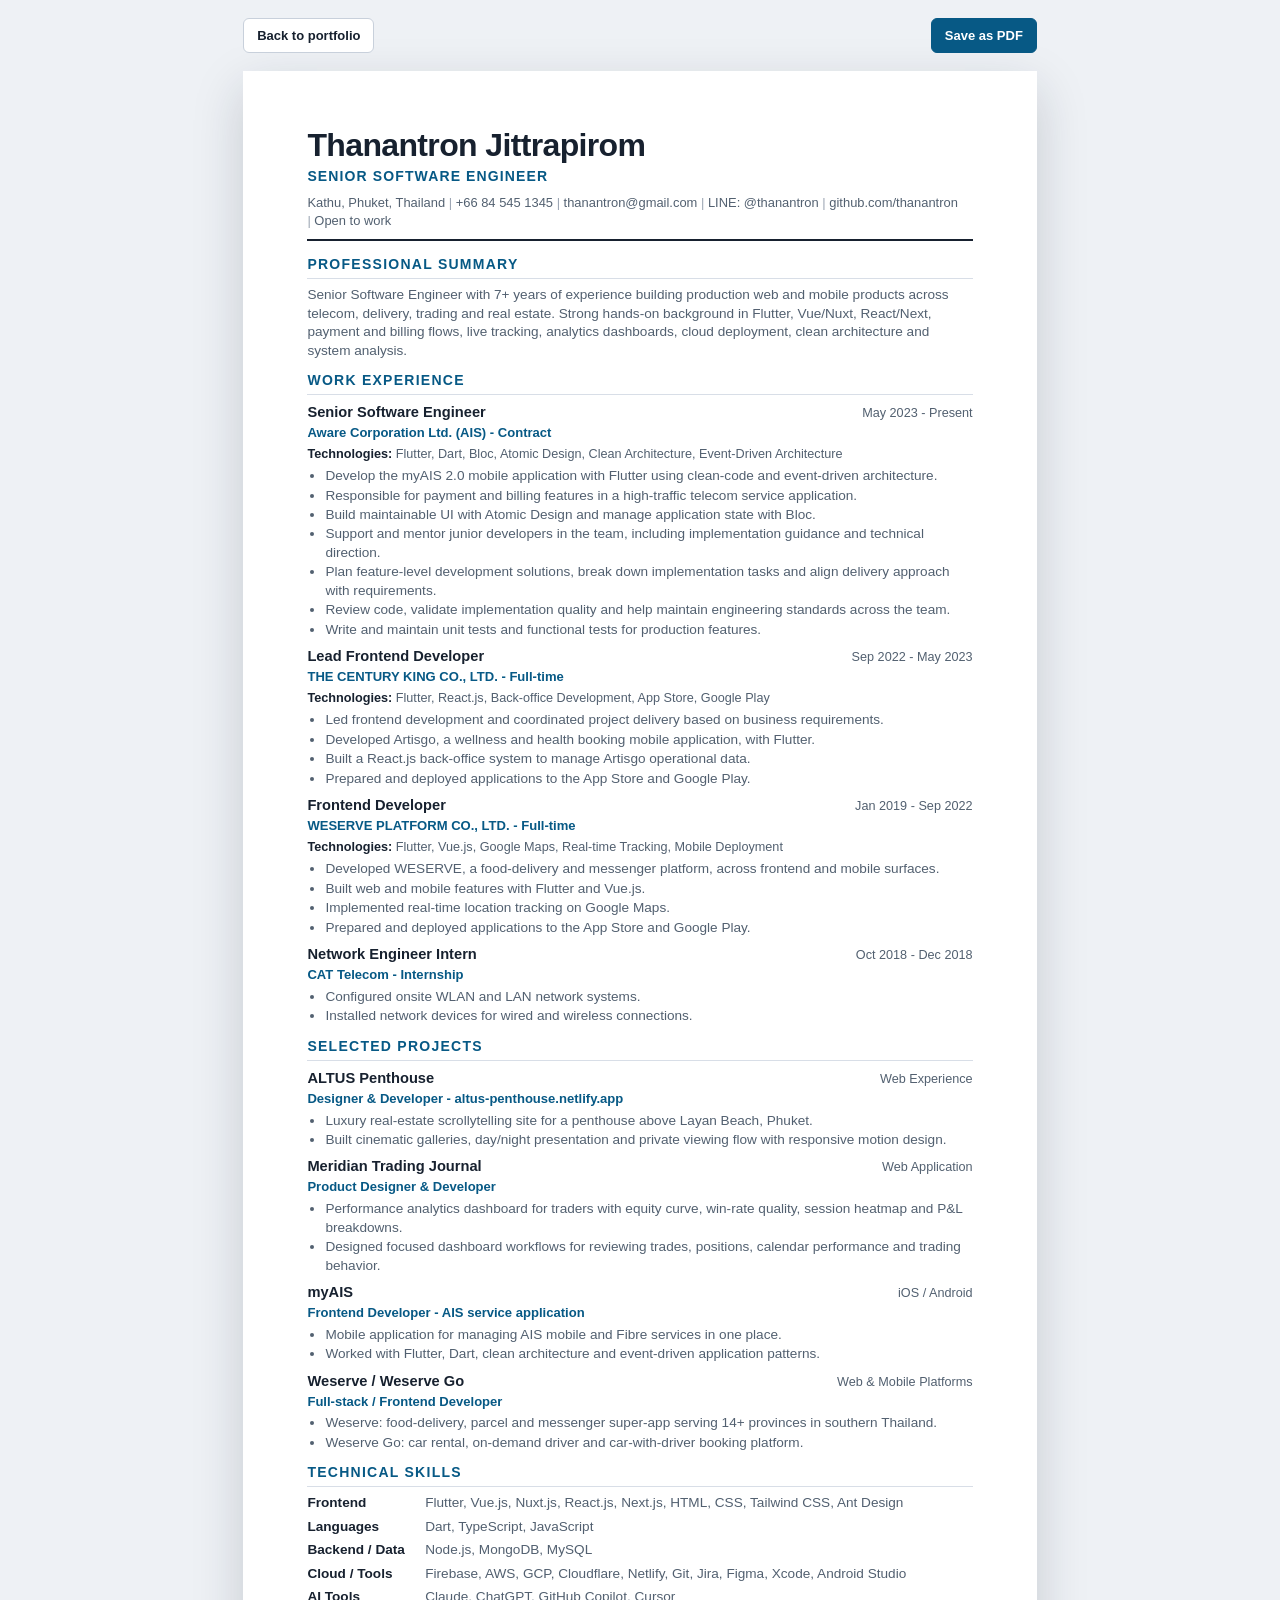
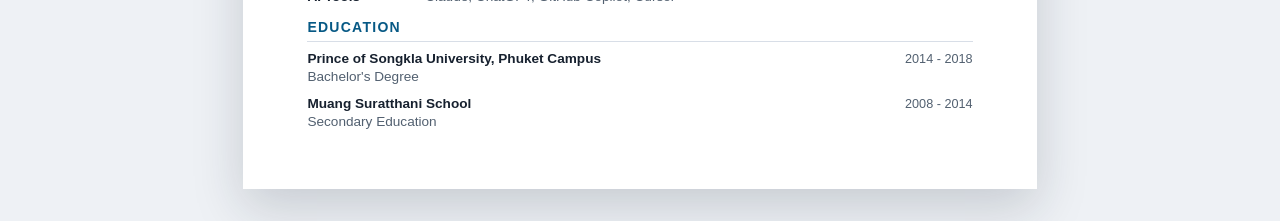
<file: CV.html>
<!DOCTYPE html>
<html lang="en">
<head>
<meta charset="UTF-8" />
<meta name="viewport" content="width=device-width, initial-scale=1.0" />
<title>Thanantron Jittrapirom - Resume</title>
<link rel="icon" href="portfolio/favicon.svg" type="image/svg+xml" />
<style>
:root {
  --ink: #17212f;
  --muted: #526070;
  --line: #d8dee7;
  --accent: #075985;
  --paper: #ffffff;
  --bg: #eef1f5;
}
* { box-sizing: border-box; }
body {
  margin: 0;
  background: var(--bg);
  color: var(--ink);
  font-family: Arial, Helvetica, sans-serif;
  font-size: 10.2pt;
  line-height: 1.36;
}
.toolbar {
  width: 210mm;
  max-width: calc(100% - 24px);
  margin: 18px auto;
  display: flex;
  justify-content: space-between;
  gap: 12px;
}
.toolbar a,
.toolbar button {
  appearance: none;
  border: 1px solid #c8d0db;
  background: #fff;
  color: var(--ink);
  border-radius: 6px;
  padding: 9px 13px;
  font: 600 13px Arial, Helvetica, sans-serif;
  text-decoration: none;
  cursor: pointer;
}
.toolbar .print {
  background: var(--accent);
  border-color: var(--accent);
  color: #fff;
}
.page {
  width: 210mm;
  margin: 0 auto 32px;
  padding: 15mm 17mm;
  background: var(--paper);
  box-shadow: 0 18px 48px rgba(20, 32, 48, .18);
}
.sheet { min-height: 0; }
.header {
  border-bottom: 2px solid var(--ink);
  padding-bottom: 10px;
  margin-bottom: 14px;
}
h1 {
  margin: 0;
  font-size: 24pt;
  line-height: 1.1;
  letter-spacing: -.02em;
}
.title {
  margin-top: 4px;
  color: var(--accent);
  font-weight: 700;
  letter-spacing: .08em;
  text-transform: uppercase;
  font-size: 10.5pt;
}
.contact {
  margin-top: 8px;
  color: var(--muted);
  font-size: 9.7pt;
}
.contact span { white-space: nowrap; }
.contact span + span::before {
  content: " | ";
  color: #9aa4b2;
}
section { margin-top: 11px; }
h2 {
  margin: 0 0 7px;
  color: var(--accent);
  font-size: 10.5pt;
  letter-spacing: .09em;
  text-transform: uppercase;
  border-bottom: 1px solid var(--line);
  padding-bottom: 4px;
}
.summary {
  margin: 0;
  color: var(--muted);
}
.item { margin-top: 8px; }
.item, section, .skill-grid {
  break-inside: avoid;
  page-break-inside: avoid;
}
h2 {
  break-after: avoid;
  page-break-after: avoid;
}
.row {
  display: flex;
  justify-content: space-between;
  gap: 18px;
  align-items: baseline;
}
.role {
  font-weight: 700;
  font-size: 11pt;
}
.date {
  color: var(--muted);
  font-size: 9.5pt;
  white-space: nowrap;
}
.company {
  color: var(--accent);
  font-weight: 700;
  font-size: 9.8pt;
  margin-top: 1px;
}
.tech-line {
  margin-top: 4px;
  color: var(--muted);
  font-size: 9.5pt;
}
.tech-line b {
  color: var(--ink);
}
ul {
  margin: 4px 0 0 18px;
  padding: 0;
}
li {
  margin: 1px 0;
  color: var(--muted);
}
.skill-grid {
  display: grid;
  grid-template-columns: 28mm 1fr;
  gap: 5px 12px;
}
.skill-label {
  font-weight: 700;
  color: var(--ink);
}
.skill-value {
  color: var(--muted);
}
.edu-title {
  font-weight: 700;
}
.edu-sub {
  color: var(--muted);
}
@media print {
  @page { size: A4; margin: 12mm 14mm; }
  body {
    background: #fff;
    -webkit-print-color-adjust: exact;
    print-color-adjust: exact;
  }
  .toolbar { display: none; }
  .page {
    width: auto;
    min-height: 0;
    padding: 0;
    margin: 0;
    box-shadow: none;
  }
  .header { margin-bottom: 11px; }
  .sheet {
    min-height: 0;
    break-after: page;
    page-break-after: always;
  }
  .sheet:last-child {
    break-after: auto;
    page-break-after: auto;
  }
  section { margin-top: 10px; }
  .item { margin-top: 7px; }
}
@media (max-width: 760px) {
  .page {
    width: 100%;
    min-height: auto;
    padding: 24px 18px;
  }
  .row {
    display: block;
  }
  .date {
    display: block;
    margin-top: 2px;
  }
  .skill-grid {
    grid-template-columns: 1fr;
  }
}
</style>
</head>
<body>

<div class="toolbar">
  <a href="Burn Portfolio.html">Back to portfolio</a>
  <button class="print" onclick="window.print()">Save as PDF</button>
</div>

<main class="page">
  <div class="sheet">
  <header class="header">
    <h1>Thanantron Jittrapirom</h1>
    <div class="title">Senior Software Engineer</div>
    <div class="contact">
      <span>Kathu, Phuket, Thailand</span>
      <span>+66 84 545 1345</span>
      <span>thanantron@gmail.com</span>
      <span>LINE: @thanantron</span>
      <span>github.com/thanantron</span>
      <span>Open to work</span>
    </div>
  </header>

  <section>
    <h2>Professional Summary</h2>
    <p class="summary">
      Senior Software Engineer with 7+ years of experience building production web and mobile products across telecom,
      delivery, trading and real estate. Strong hands-on background in Flutter, Vue/Nuxt, React/Next, payment and
      billing flows, live tracking, analytics dashboards, cloud deployment, clean architecture and system analysis.
    </p>
  </section>

  <section>
    <h2>Work Experience</h2>

    <div class="item">
      <div class="row">
        <div class="role">Senior Software Engineer</div>
        <div class="date">May 2023 - Present</div>
      </div>
      <div class="company">Aware Corporation Ltd. (AIS) - Contract</div>
      <div class="tech-line"><b>Technologies:</b> Flutter, Dart, Bloc, Atomic Design, Clean Architecture, Event-Driven Architecture</div>
      <ul>
        <li>Develop the myAIS 2.0 mobile application with Flutter using clean-code and event-driven architecture.</li>
        <li>Responsible for payment and billing features in a high-traffic telecom service application.</li>
        <li>Build maintainable UI with Atomic Design and manage application state with Bloc.</li>
        <li>Support and mentor junior developers in the team, including implementation guidance and technical direction.</li>
        <li>Plan feature-level development solutions, break down implementation tasks and align delivery approach with requirements.</li>
        <li>Review code, validate implementation quality and help maintain engineering standards across the team.</li>
        <li>Write and maintain unit tests and functional tests for production features.</li>
      </ul>
    </div>

    <div class="item">
      <div class="row">
        <div class="role">Lead Frontend Developer</div>
        <div class="date">Sep 2022 - May 2023</div>
      </div>
      <div class="company">THE CENTURY KING CO., LTD. - Full-time</div>
      <div class="tech-line"><b>Technologies:</b> Flutter, React.js, Back-office Development, App Store, Google Play</div>
      <ul>
        <li>Led frontend development and coordinated project delivery based on business requirements.</li>
        <li>Developed Artisgo, a wellness and health booking mobile application, with Flutter.</li>
        <li>Built a React.js back-office system to manage Artisgo operational data.</li>
        <li>Prepared and deployed applications to the App Store and Google Play.</li>
      </ul>
    </div>

    <div class="item">
      <div class="row">
        <div class="role">Frontend Developer</div>
        <div class="date">Jan 2019 - Sep 2022</div>
      </div>
      <div class="company">WESERVE PLATFORM CO., LTD. - Full-time</div>
      <div class="tech-line"><b>Technologies:</b> Flutter, Vue.js, Google Maps, Real-time Tracking, Mobile Deployment</div>
      <ul>
        <li>Developed WESERVE, a food-delivery and messenger platform, across frontend and mobile surfaces.</li>
        <li>Built web and mobile features with Flutter and Vue.js.</li>
        <li>Implemented real-time location tracking on Google Maps.</li>
        <li>Prepared and deployed applications to the App Store and Google Play.</li>
      </ul>
    </div>

    <div class="item">
      <div class="row">
        <div class="role">Network Engineer Intern</div>
        <div class="date">Oct 2018 - Dec 2018</div>
      </div>
      <div class="company">CAT Telecom - Internship</div>
      <ul>
        <li>Configured onsite WLAN and LAN network systems.</li>
        <li>Installed network devices for wired and wireless connections.</li>
      </ul>
    </div>
  </section>
  </div>

  <div class="sheet">
  <section>
    <h2>Selected Projects</h2>
    <div class="item">
      <div class="row">
        <div class="role">ALTUS Penthouse</div>
        <div class="date">Web Experience</div>
      </div>
      <div class="company">Designer &amp; Developer - altus-penthouse.netlify.app</div>
      <ul>
        <li>Luxury real-estate scrollytelling site for a penthouse above Layan Beach, Phuket.</li>
        <li>Built cinematic galleries, day/night presentation and private viewing flow with responsive motion design.</li>
      </ul>
    </div>

    <div class="item">
      <div class="row">
        <div class="role">Meridian Trading Journal</div>
        <div class="date">Web Application</div>
      </div>
      <div class="company">Product Designer &amp; Developer</div>
      <ul>
        <li>Performance analytics dashboard for traders with equity curve, win-rate quality, session heatmap and P&amp;L breakdowns.</li>
        <li>Designed focused dashboard workflows for reviewing trades, positions, calendar performance and trading behavior.</li>
      </ul>
    </div>

    <div class="item">
      <div class="row">
        <div class="role">myAIS</div>
        <div class="date">iOS / Android</div>
      </div>
      <div class="company">Frontend Developer - AIS service application</div>
      <ul>
        <li>Mobile application for managing AIS mobile and Fibre services in one place.</li>
        <li>Worked with Flutter, Dart, clean architecture and event-driven application patterns.</li>
      </ul>
    </div>

    <div class="item">
      <div class="row">
        <div class="role">Weserve / Weserve Go</div>
        <div class="date">Web &amp; Mobile Platforms</div>
      </div>
      <div class="company">Full-stack / Frontend Developer</div>
      <ul>
        <li>Weserve: food-delivery, parcel and messenger super-app serving 14+ provinces in southern Thailand.</li>
        <li>Weserve Go: car rental, on-demand driver and car-with-driver booking platform.</li>
      </ul>
    </div>
  </section>

  <section>
    <h2>Technical Skills</h2>
    <div class="skill-grid">
      <div class="skill-label">Frontend</div>
      <div class="skill-value">Flutter, Vue.js, Nuxt.js, React.js, Next.js, HTML, CSS, Tailwind CSS, Ant Design</div>
      <div class="skill-label">Languages</div>
      <div class="skill-value">Dart, TypeScript, JavaScript</div>
      <div class="skill-label">Backend / Data</div>
      <div class="skill-value">Node.js, MongoDB, MySQL</div>
      <div class="skill-label">Cloud / Tools</div>
      <div class="skill-value">Firebase, AWS, GCP, Cloudflare, Netlify, Git, Jira, Figma, Xcode, Android Studio</div>
      <div class="skill-label">AI Tools</div>
      <div class="skill-value">Claude, ChatGPT, GitHub Copilot, Cursor</div>
    </div>
  </section>

  <section>
    <h2>Education</h2>
    <div class="item">
      <div class="row">
        <div class="edu-title">Prince of Songkla University, Phuket Campus</div>
        <div class="date">2014 - 2018</div>
      </div>
      <div class="edu-sub">Bachelor's Degree</div>
    </div>
    <div class="item">
      <div class="row">
        <div class="edu-title">Muang Suratthani School</div>
        <div class="date">2008 - 2014</div>
      </div>
      <div class="edu-sub">Secondary Education</div>
    </div>
  </section>
  </div>
</main>

</body>
</html>
</file>
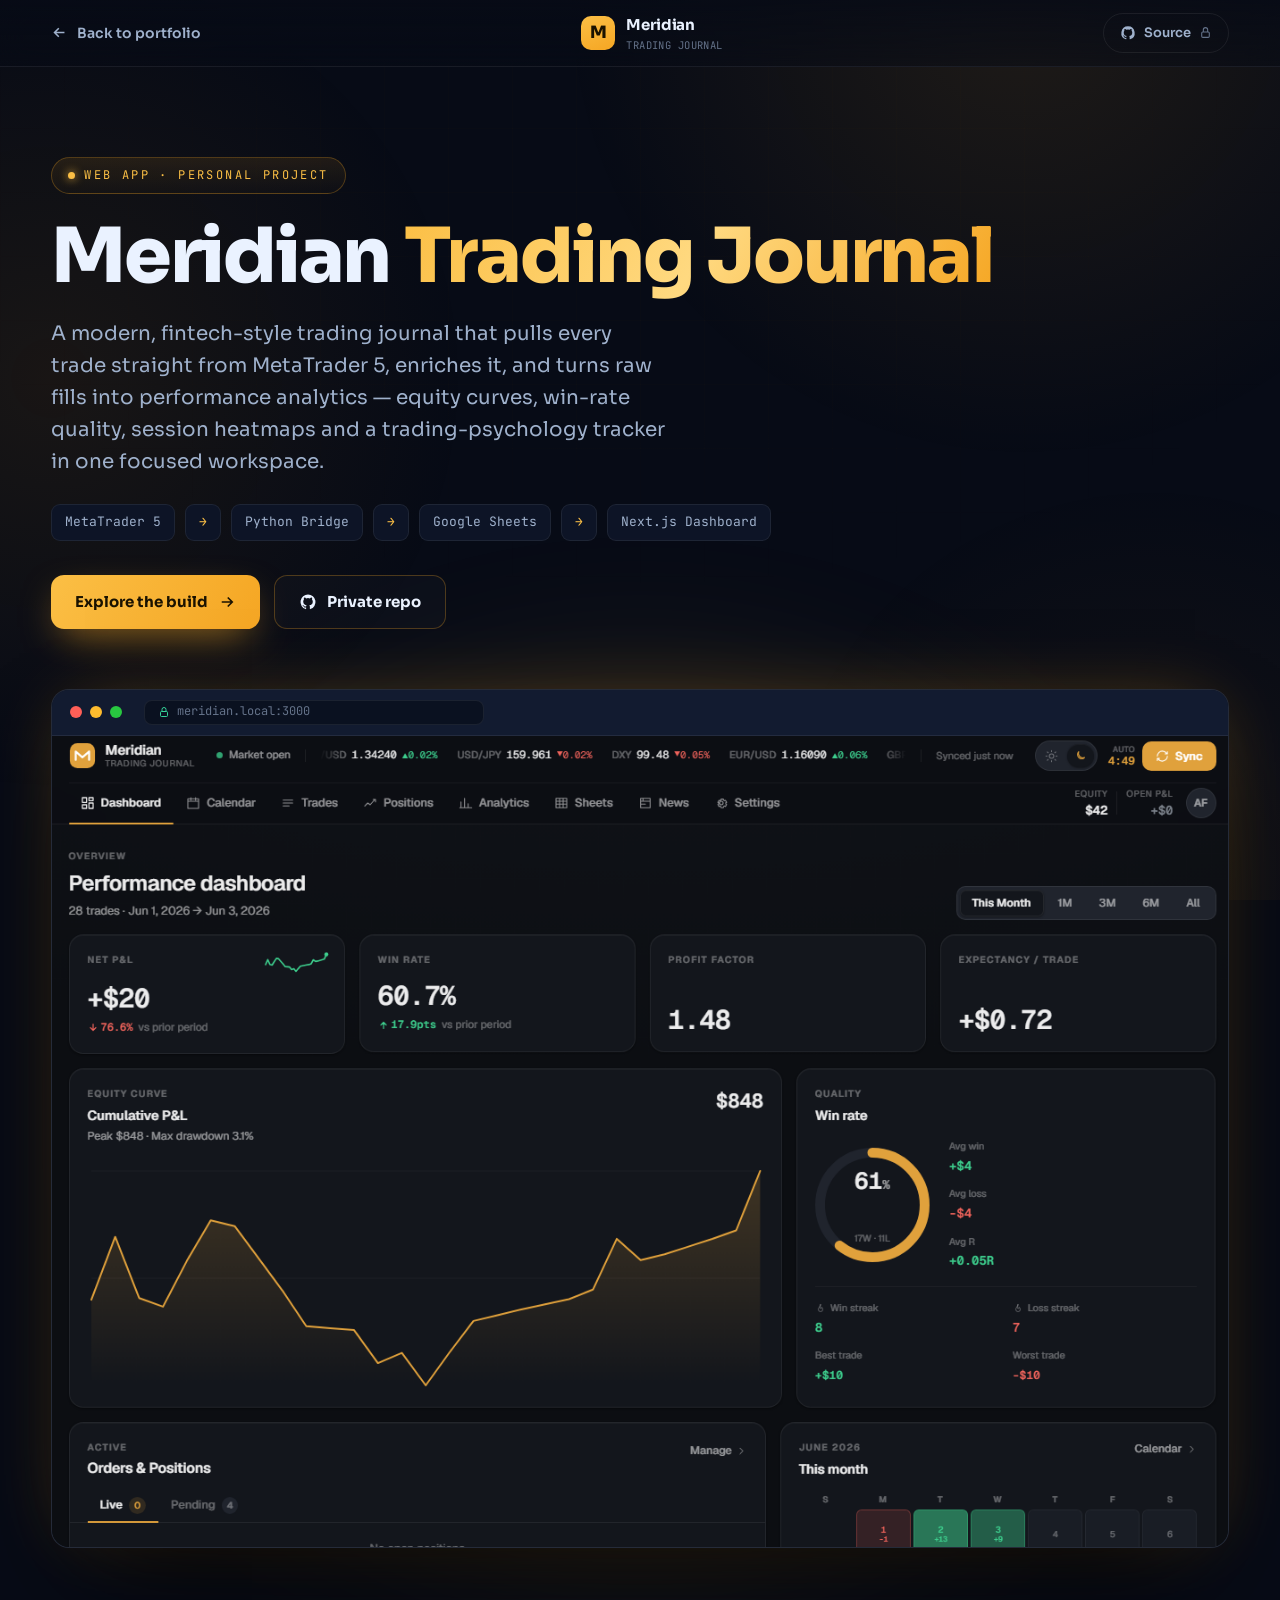
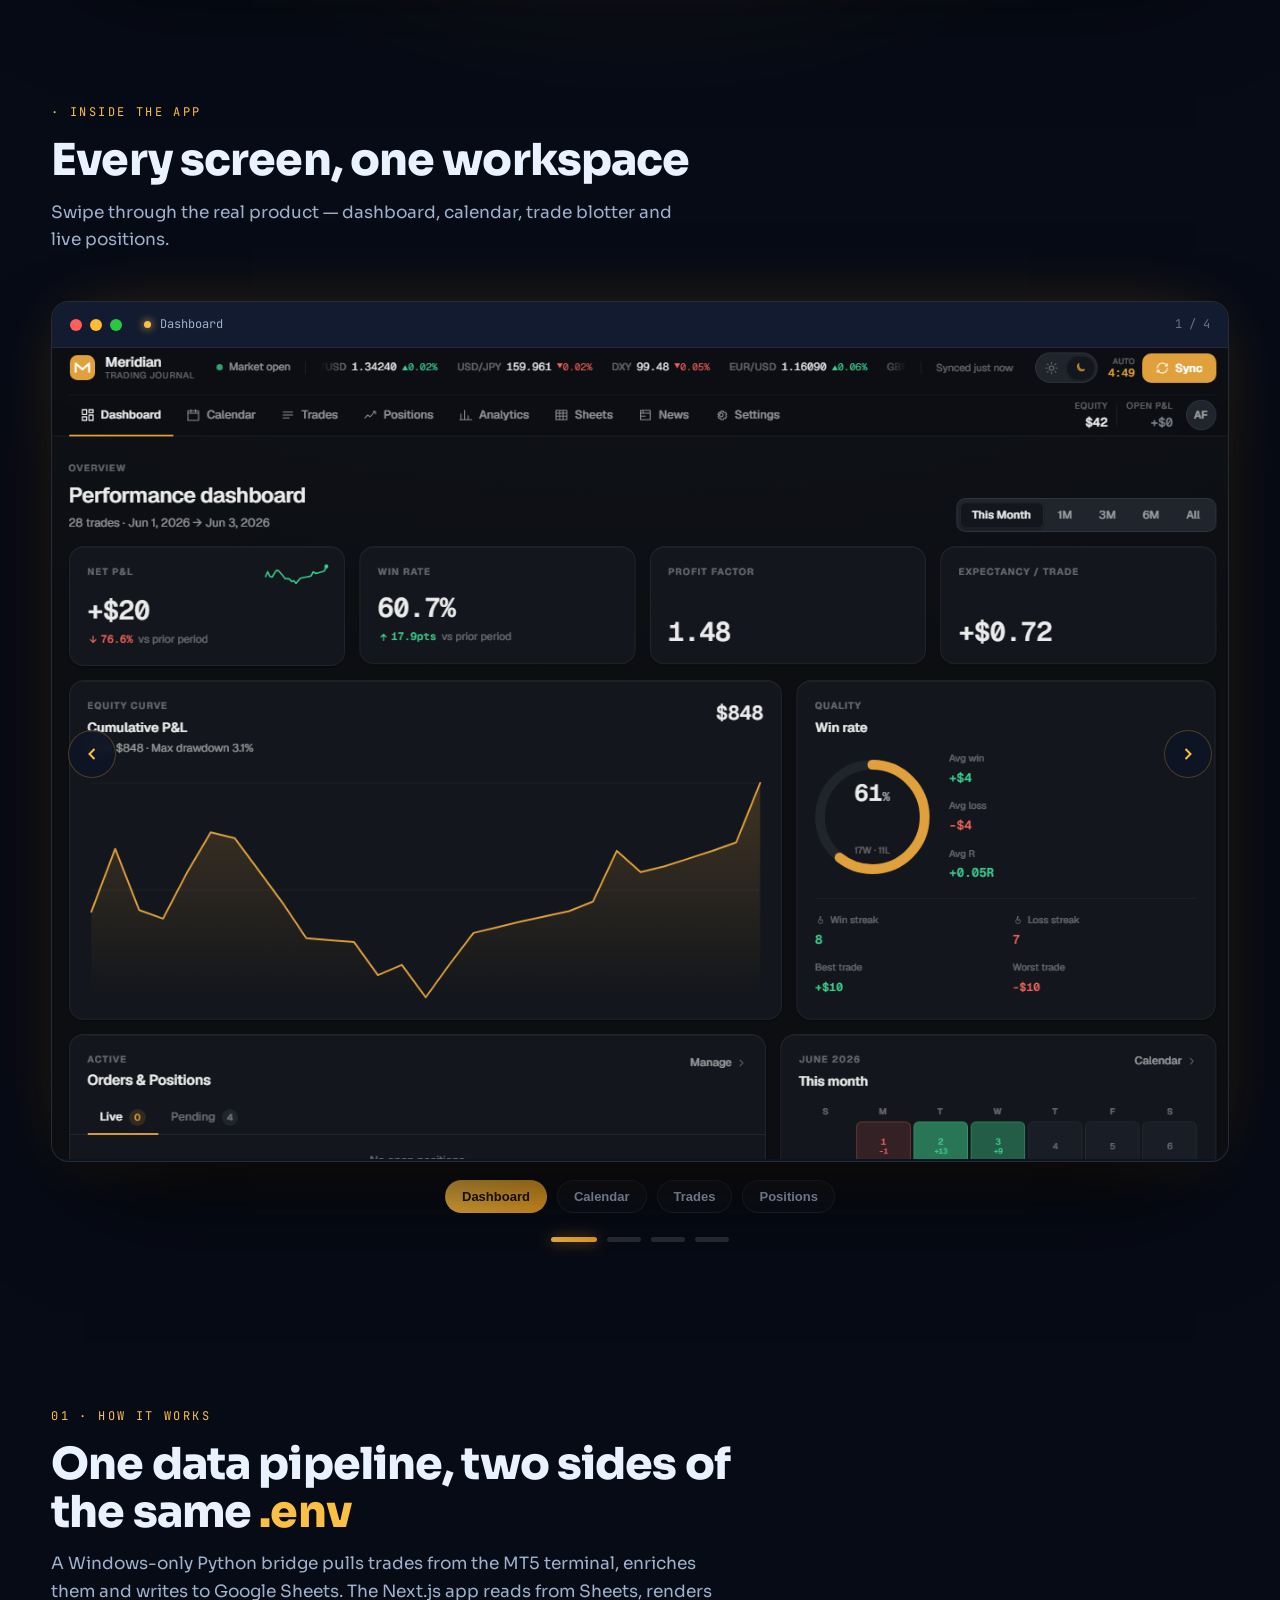
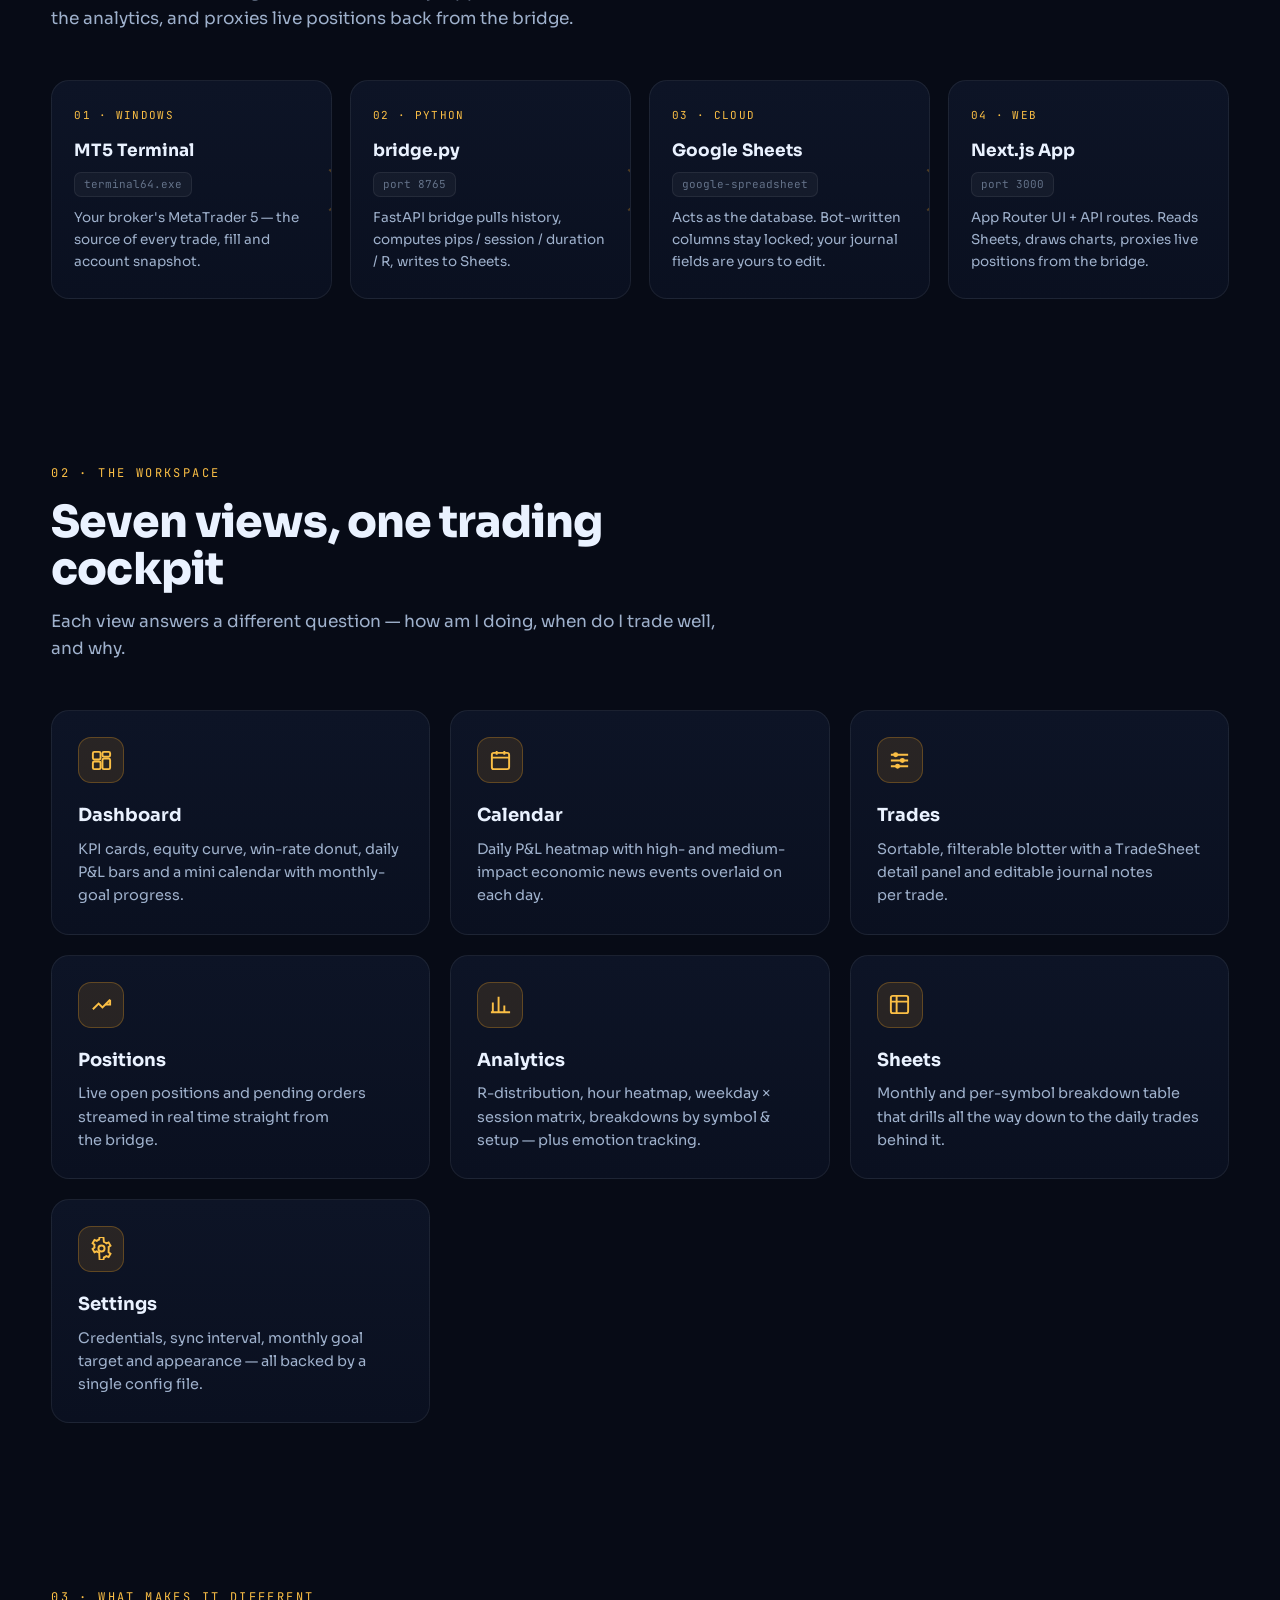
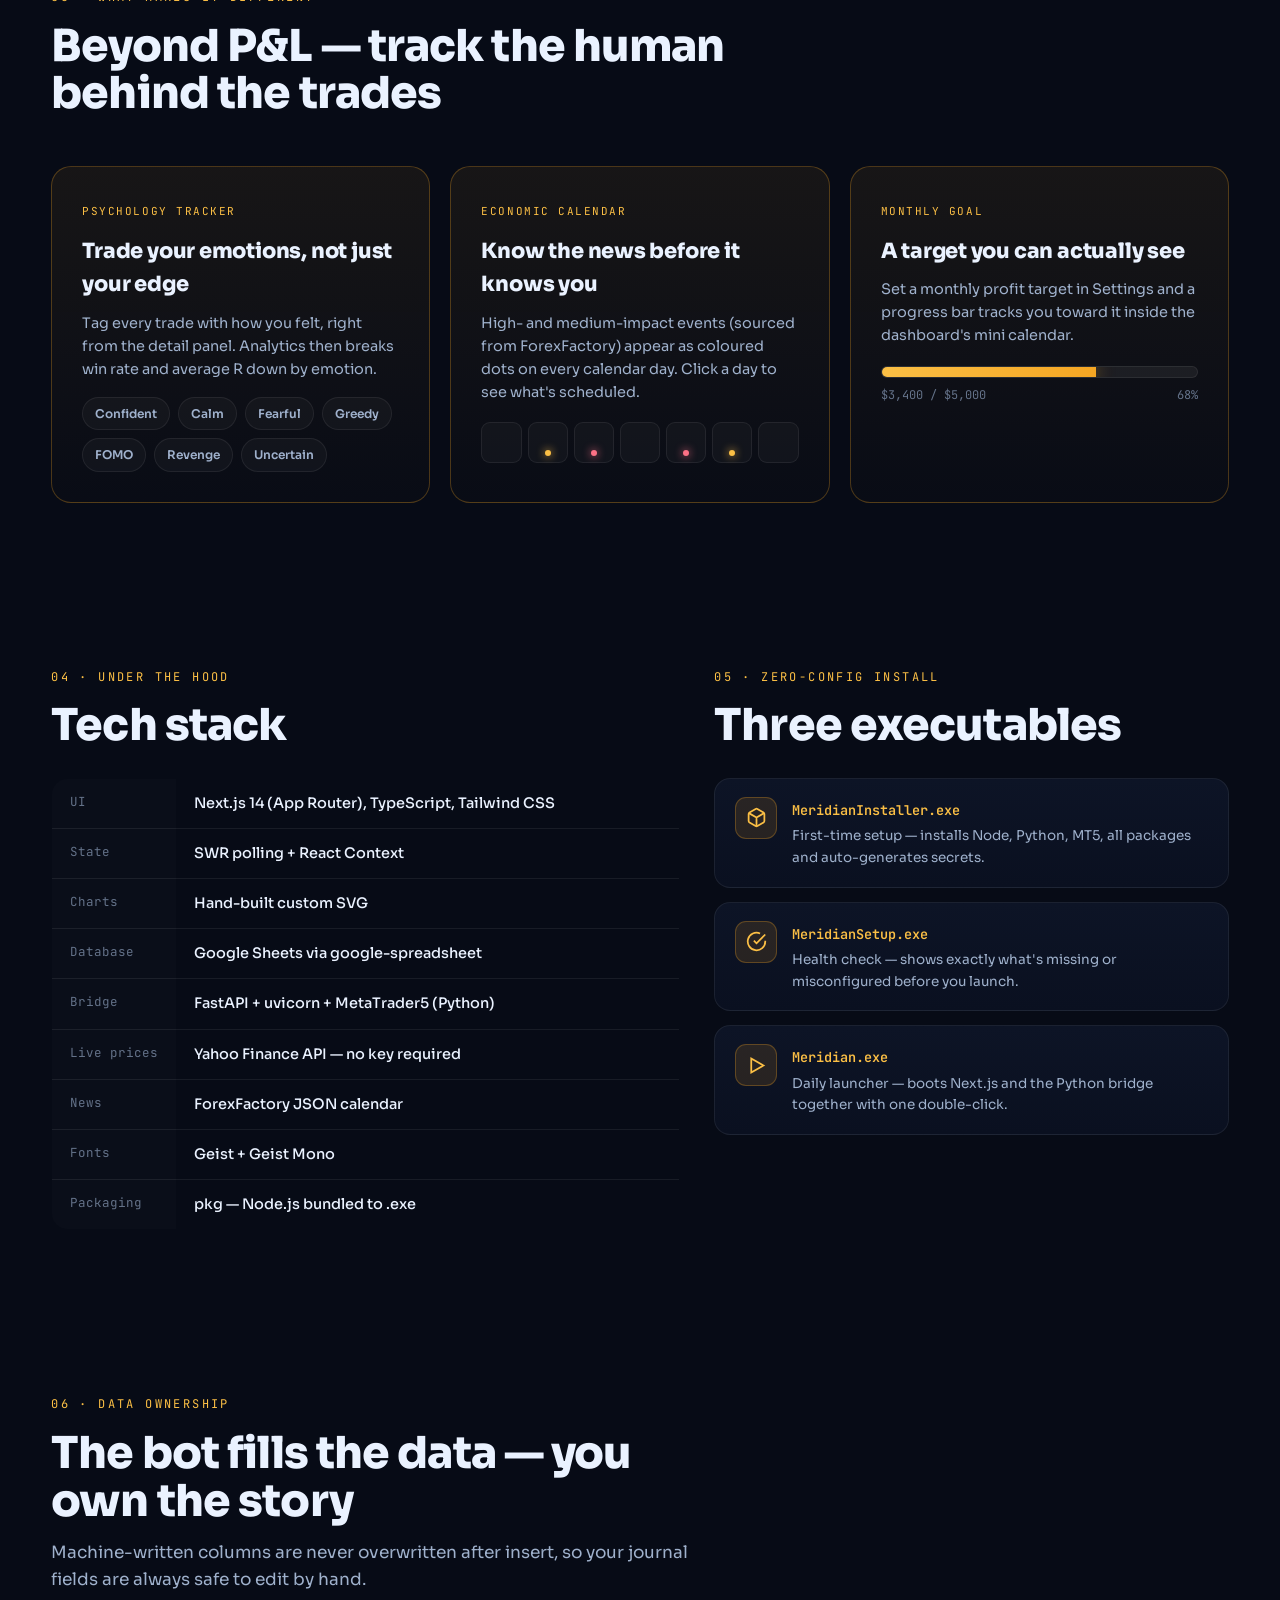
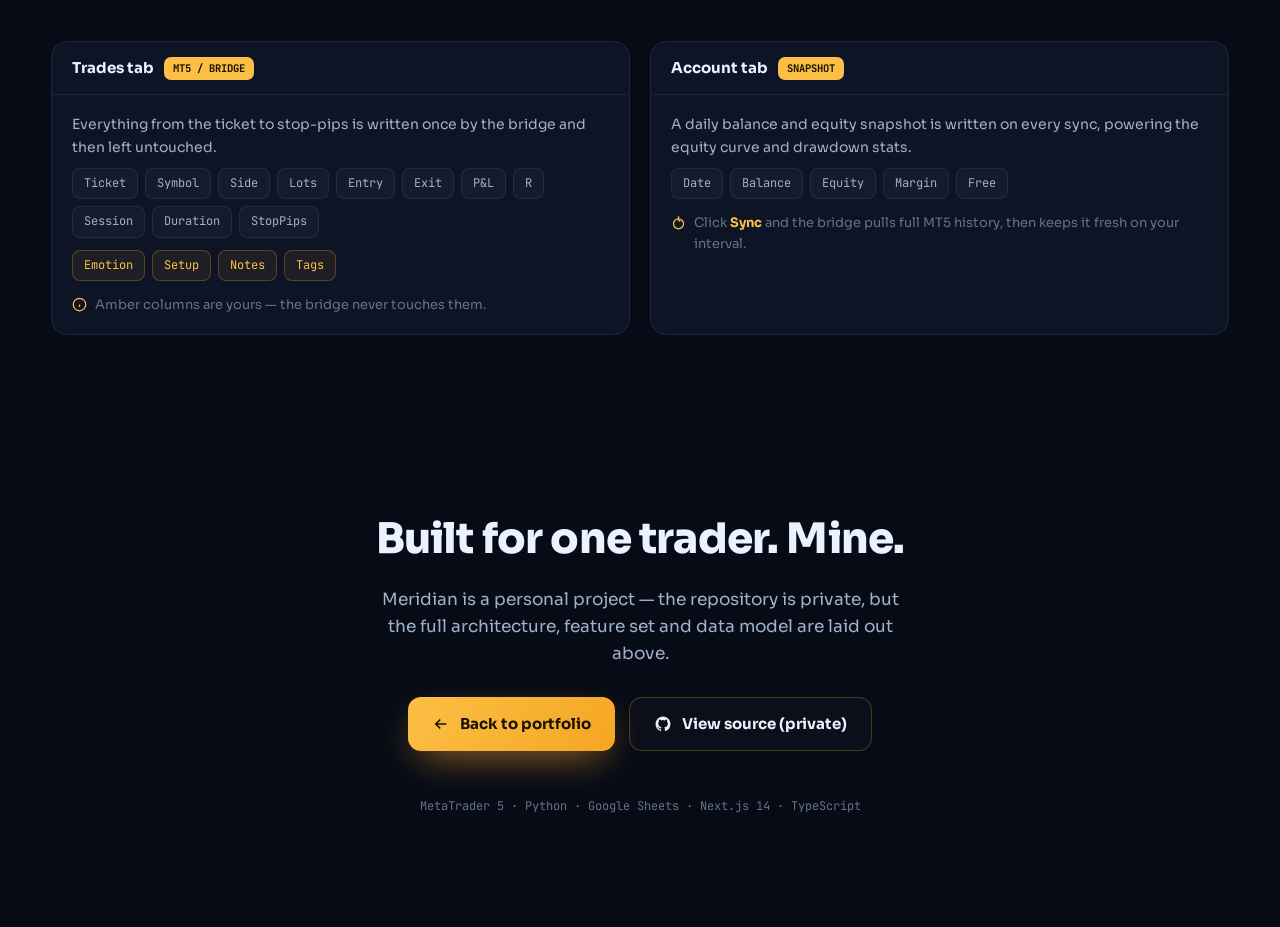
<file: Meridian.html>
<!DOCTYPE html>
<html lang="en">
<head>
<meta charset="UTF-8" />
<meta name="viewport" content="width=device-width, initial-scale=1.0" />
<title>Meridian — Trading Journal · Case Study</title>
<link rel="preconnect" href="https://fonts.googleapis.com" />
<link rel="preconnect" href="https://fonts.gstatic.com" crossorigin />
<link href="https://fonts.googleapis.com/css2?family=Sora:wght@400;500;600;700;800&family=JetBrains+Mono:wght@400;500;700&display=swap" rel="stylesheet" />
<style>
:root{
  --bg:#070b16; --bg-2:#0a1020; --panel:#0d1426; --panel-2:#111a30;
  --line:rgba(255,255,255,.07); --ink:#eaf2ff; --ink-soft:#9fb1cc; --ink-dim:#647289;
  --amber:#fbbf45; --amber-2:#f5a623; --amber-deep:#b9770e;
  --amber-line:rgba(245,166,35,.28);
  --green:#34d399; --red:#fb7185; --cyan:#22d3ee;
  --sans:"Sora","Helvetica Neue",system-ui,sans-serif;
  --mono:"JetBrains Mono",ui-monospace,monospace;
  --maxw:1180px;
  --glow:0 0 0 1px rgba(245,166,35,.25), 0 0 44px -10px rgba(245,166,35,.55);
  --shadow:0 30px 70px -30px rgba(0,0,0,.8);
}
*{margin:0;padding:0;box-sizing:border-box}
html{scroll-behavior:smooth}
body{font-family:var(--sans);background:var(--bg);color:var(--ink);line-height:1.6;overflow-x:hidden;-webkit-font-smoothing:antialiased}
a{color:inherit;text-decoration:none}
.wrap{width:min(var(--maxw),92vw);margin-inline:auto}
.mono{font-family:var(--mono)}

/* ambient */
.ambient{position:fixed;inset:0;z-index:0;pointer-events:none;
  background:
    radial-gradient(60vw 60vw at 80% 0%, rgba(245,166,35,.10), transparent 60%),
    radial-gradient(54vw 54vw at 4% 42%, rgba(185,119,14,.10), transparent 60%),
    radial-gradient(50vw 50vw at 90% 96%, rgba(245,166,35,.06), transparent 60%);}
.grid-overlay{position:fixed;inset:0;z-index:0;pointer-events:none;opacity:.3;
  background-image:linear-gradient(rgba(245,166,35,.05) 1px,transparent 1px),linear-gradient(90deg,rgba(245,166,35,.05) 1px,transparent 1px);
  background-size:64px 64px;mask-image:radial-gradient(ellipse 80% 60% at 50% 24%,#000 30%,transparent 82%)}
main{position:relative;z-index:1}

/* topbar */
.topbar{position:sticky;top:0;z-index:50;backdrop-filter:blur(14px);
  background:linear-gradient(180deg,rgba(7,11,22,.86),rgba(7,11,22,.5));
  border-bottom:1px solid var(--line)}
.topbar .wrap{display:flex;align-items:center;justify-content:space-between;height:66px}
.back{display:inline-flex;align-items:center;gap:9px;font-size:14px;font-weight:600;color:var(--ink-soft);transition:.25s}
.back:hover{color:var(--amber)}
.back svg{width:17px;height:17px}
.brand-mini{display:flex;align-items:center;gap:11px}
.brand-mini .m{width:34px;height:34px;border-radius:10px;display:grid;place-items:center;font-weight:800;font-size:17px;color:#1a1200;background:linear-gradient(160deg,var(--amber),var(--amber-2))}
.brand-mini b{font-size:15px;letter-spacing:-.01em}
.brand-mini small{display:block;font-family:var(--mono);font-size:10.5px;color:var(--ink-dim);letter-spacing:.04em}
.ghost-link{display:inline-flex;align-items:center;gap:8px;font-size:13px;font-weight:600;padding:9px 16px;border-radius:999px;border:1px solid var(--line);color:var(--ink-soft);transition:.25s}
.ghost-link:hover{border-color:var(--amber-line);color:var(--ink)}
.ghost-link svg{width:16px;height:16px}
.ghost-link .lock{width:13px;height:13px;color:var(--ink-dim)}

/* hero */
.hero{padding:90px 0 70px;position:relative}
.kicker{display:inline-flex;align-items:center;gap:9px;font-family:var(--mono);font-size:12px;letter-spacing:.2em;text-transform:uppercase;color:var(--amber);
  padding:8px 16px;border-radius:999px;border:1px solid var(--amber-line);
  background:linear-gradient(180deg,rgba(245,166,35,.1),rgba(245,166,35,.02))}
.kicker .dot{width:7px;height:7px;border-radius:50%;background:var(--amber);box-shadow:0 0 10px var(--amber)}
.hero h1{font-size:clamp(40px,6.4vw,76px);font-weight:800;letter-spacing:-.03em;line-height:1.02;margin:24px 0 0}
.hero h1 .grad{background:linear-gradient(120deg,var(--amber),#ffd980 50%,var(--amber-2));-webkit-background-clip:text;background-clip:text;color:transparent}
.hero .lede{color:var(--ink-soft);font-size:clamp(17px,2vw,20px);max-width:620px;margin-top:22px;text-wrap:pretty}
.flow-chip{display:inline-flex;align-items:center;gap:10px;margin-top:26px;flex-wrap:wrap;font-family:var(--mono);font-size:13px;color:var(--ink-soft)}
.flow-chip span{padding:7px 13px;border-radius:9px;border:1px solid var(--line);background:var(--panel)}
.flow-chip .ar{color:var(--amber);font-weight:700}
.hero-cta{display:flex;gap:14px;margin-top:34px;flex-wrap:wrap}
.btn{position:relative;display:inline-flex;align-items:center;gap:10px;font-weight:700;font-size:15px;padding:14px 24px;border-radius:13px;cursor:pointer;border:0;transition:transform .3s cubic-bezier(.16,1,.3,1),box-shadow .3s}
.btn svg{width:18px;height:18px}
.btn-primary{background:linear-gradient(120deg,var(--amber),var(--amber-2));color:#1a1200;box-shadow:0 14px 38px -12px rgba(245,166,35,.7)}
.btn-primary:hover{transform:translateY(-3px);box-shadow:0 22px 52px -12px rgba(245,166,35,.85)}
.btn-ghost{background:rgba(255,255,255,.02);color:var(--ink);border:1px solid var(--amber-line)}
.btn-ghost:hover{transform:translateY(-3px);border-color:var(--amber);box-shadow:var(--glow)}

/* hero shot */
.shot{margin-top:60px;position:relative}
.shot .glow{position:absolute;inset:6% 14%;border-radius:50%;background:var(--amber);filter:blur(110px);opacity:.22;z-index:0}
.browser{position:relative;z-index:1;width:100%;border-radius:18px;overflow:hidden;background:#0c1322;border:1px solid rgba(255,255,255,.1);
  box-shadow:0 50px 110px -34px rgba(0,0,0,.9),0 0 70px -22px rgba(245,166,35,.4)}
.browser .bar{height:46px;display:flex;align-items:center;gap:8px;padding:0 18px;background:#121b30;border-bottom:1px solid var(--line)}
.browser .bar .d{width:12px;height:12px;border-radius:50%}
.d.r{background:#ff5f57}.d.y{background:#febc2e}.d.g{background:#28c840}
.browser .bar .url{margin-left:14px;flex:1;max-width:340px;height:25px;border-radius:8px;background:#0a1120;border:1px solid var(--line);display:flex;align-items:center;gap:7px;padding:0 13px;font-family:var(--mono);font-size:12px;color:var(--ink-dim)}
.browser .bar .url svg{width:12px;height:12px;color:var(--green)}
.browser img{display:block;width:100%}

/* sections */
section.block{padding:80px 0;position:relative}
.sec-head{margin-bottom:48px;max-width:680px}
.sec-head .eye{font-family:var(--mono);font-size:12px;letter-spacing:.2em;text-transform:uppercase;color:var(--amber)}
.sec-head h2{font-size:clamp(28px,4vw,44px);font-weight:800;letter-spacing:-.02em;margin-top:14px;line-height:1.08}
.sec-head p{color:var(--ink-soft);margin-top:14px;font-size:17px;text-wrap:pretty}

/* architecture */
.arch{display:grid;grid-template-columns:repeat(4,1fr);gap:18px}
.arch-node{position:relative;background:linear-gradient(180deg,var(--panel),var(--bg-2));border:1px solid var(--line);border-radius:18px;padding:26px 22px;overflow:hidden}
.arch-node::after{content:"";position:absolute;right:-14px;top:50%;translate:0 -50%;width:28px;height:28px;border-top:2px solid var(--amber-line);border-right:2px solid var(--amber-line);rotate:45deg;z-index:2}
.arch-node:last-child::after{display:none}
.arch-node .n{font-family:var(--mono);font-size:11px;color:var(--amber);letter-spacing:.12em}
.arch-node h4{font-size:17px;font-weight:700;margin:12px 0 6px}
.arch-node .port{display:inline-block;font-family:var(--mono);font-size:11px;color:var(--ink-dim);background:rgba(255,255,255,.04);border:1px solid var(--line);padding:3px 9px;border-radius:7px;margin-bottom:10px}
.arch-node p{color:var(--ink-soft);font-size:13.5px}
@media(max-width:880px){.arch{grid-template-columns:1fr 1fr}.arch-node::after{display:none}}

/* screens carousel */
.screens-wrap{position:relative}
.carousel{position:relative;border-radius:18px;overflow:hidden;background:#0c1322;border:1px solid rgba(255,255,255,.1);
  box-shadow:0 50px 110px -34px rgba(0,0,0,.9),0 0 70px -24px rgba(245,166,35,.32)}
.carousel .bar{height:46px;display:flex;align-items:center;gap:8px;padding:0 18px;background:#121b30;border-bottom:1px solid var(--line)}
.carousel .bar .d{width:12px;height:12px;border-radius:50%}
.carousel .bar .label{margin-left:14px;display:flex;align-items:center;gap:9px;font-family:var(--mono);font-size:12px;color:var(--ink-soft)}
.carousel .bar .label .pin{width:7px;height:7px;border-radius:50%;background:var(--amber);box-shadow:0 0 9px var(--amber)}
.carousel .bar .count{margin-left:auto;font-family:var(--mono);font-size:12px;color:var(--ink-dim)}
.viewport{overflow:hidden}
.track{display:flex;transition:transform .6s cubic-bezier(.16,1,.3,1)}
.slide{min-width:100%}
.slide img{width:100%;display:block}
.cbtn{position:absolute;top:calc(50% + 23px);translate:0 -50%;z-index:5;width:48px;height:48px;border-radius:50%;
  display:grid;place-items:center;border:1px solid var(--amber-line);background:rgba(13,20,38,.82);backdrop-filter:blur(8px);
  color:var(--amber);cursor:pointer;transition:.25s}
.cbtn:hover{background:rgba(245,166,35,.16);transform:translateY(-50%) scale(1.06)}
.cbtn svg{width:20px;height:20px}
.cbtn.prev{left:16px}.cbtn.next{right:16px}
.dots{display:flex;justify-content:center;gap:10px;margin-top:24px}
.dots button{width:34px;height:5px;border-radius:999px;border:0;background:rgba(255,255,255,.14);cursor:pointer;transition:.3s;padding:0}
.dots button.on{background:linear-gradient(90deg,var(--amber),var(--amber-2));width:46px;box-shadow:0 0 14px rgba(245,166,35,.55)}
.cap-row{display:flex;gap:10px;justify-content:center;flex-wrap:wrap;margin-top:18px}
.cap-row .ch{font-size:13px;font-weight:600;padding:8px 16px;border-radius:999px;border:1px solid var(--line);color:var(--ink-soft);background:rgba(255,255,255,.02);cursor:pointer;transition:.25s}
.cap-row .ch.on{color:#1a1200;background:linear-gradient(120deg,var(--amber),var(--amber-2));border-color:transparent}
.cap-row .ch:hover{border-color:var(--amber-line);color:var(--ink)}
.cap-row .ch.on:hover{color:#1a1200}

/* feature grid */
.feat-grid{display:grid;grid-template-columns:repeat(3,1fr);gap:20px}
.feat{background:linear-gradient(180deg,var(--panel),var(--bg-2));border:1px solid var(--line);border-radius:18px;padding:26px;transition:transform .35s cubic-bezier(.16,1,.3,1),border-color .3s,box-shadow .3s}
.feat:hover{transform:translateY(-6px);border-color:var(--amber-line);box-shadow:var(--glow)}
.feat .ic{width:46px;height:46px;border-radius:13px;display:grid;place-items:center;background:rgba(245,166,35,.12);border:1px solid var(--amber-line);color:var(--amber);margin-bottom:18px}
.feat .ic svg{width:23px;height:23px}
.feat h3{font-size:18px;font-weight:700}
.feat p{color:var(--ink-soft);font-size:14.5px;margin-top:8px;text-wrap:pretty}
@media(max-width:880px){.feat-grid{grid-template-columns:1fr}}

/* highlight trio */
.hi-grid{display:grid;grid-template-columns:repeat(3,1fr);gap:20px}
.hi{position:relative;border-radius:20px;padding:30px;border:1px solid var(--amber-line);overflow:hidden;
  background:linear-gradient(180deg,rgba(245,166,35,.07),rgba(245,166,35,.01))}
.hi .tag{font-family:var(--mono);font-size:11px;letter-spacing:.14em;text-transform:uppercase;color:var(--amber)}
.hi h3{font-size:21px;font-weight:800;margin:12px 0 10px;letter-spacing:-.01em}
.hi p{color:var(--ink-soft);font-size:14.5px}
.emos{display:flex;flex-wrap:wrap;gap:8px;margin-top:16px}
.emo{font-size:12px;font-weight:600;padding:6px 12px;border-radius:999px;border:1px solid var(--line);background:rgba(255,255,255,.03);color:var(--ink-soft)}
.goalbar{margin-top:18px;height:12px;border-radius:999px;background:rgba(255,255,255,.06);overflow:hidden;border:1px solid var(--line)}
.goalbar i{display:block;height:100%;width:68%;background:linear-gradient(90deg,var(--amber),var(--amber-2));box-shadow:0 0 18px rgba(245,166,35,.6)}
.goalbar-row{display:flex;justify-content:space-between;font-family:var(--mono);font-size:12px;color:var(--ink-dim);margin-top:8px}
.newsdays{display:flex;gap:6px;margin-top:18px}
.newsdays .nd{flex:1;aspect-ratio:1;border-radius:9px;border:1px solid var(--line);background:rgba(255,255,255,.03);position:relative}
.newsdays .nd::after{content:"";position:absolute;bottom:6px;left:50%;translate:-50% 0;width:6px;height:6px;border-radius:50%}
.newsdays .nd.h::after{background:var(--red);box-shadow:0 0 8px var(--red)}
.newsdays .nd.m::after{background:var(--amber);box-shadow:0 0 8px var(--amber)}
@media(max-width:880px){.hi-grid{grid-template-columns:1fr}}

/* tech + exe split */
.split{display:grid;grid-template-columns:1.1fr .9fr;gap:34px;align-items:start}
@media(max-width:880px){.split{grid-template-columns:1fr}}
.tech-table{width:100%;border-collapse:collapse;border:1px solid var(--line);border-radius:16px;overflow:hidden}
.tech-table td{padding:13px 18px;border-bottom:1px solid var(--line);font-size:14.5px;vertical-align:top}
.tech-table tr:last-child td{border-bottom:0}
.tech-table td:first-child{color:var(--ink-dim);font-family:var(--mono);font-size:12.5px;width:120px;white-space:nowrap;background:rgba(255,255,255,.015)}
.tech-table td:last-child{color:var(--ink);font-weight:500}
.exe{display:flex;flex-direction:column;gap:14px}
.exe-card{display:flex;gap:15px;align-items:flex-start;padding:18px 20px;border-radius:16px;border:1px solid var(--line);background:linear-gradient(180deg,var(--panel),var(--bg-2))}
.exe-card .ico{width:42px;height:42px;border-radius:11px;display:grid;place-items:center;flex:0 0 auto;background:rgba(245,166,35,.12);border:1px solid var(--amber-line);color:var(--amber)}
.exe-card .ico svg{width:21px;height:21px}
.exe-card code{font-family:var(--mono);font-size:13.5px;color:var(--amber);font-weight:600}
.exe-card p{color:var(--ink-soft);font-size:13.5px;margin-top:3px}

/* schema strip */
.schema{display:grid;grid-template-columns:1fr 1fr;gap:20px}
@media(max-width:680px){.schema{grid-template-columns:1fr}}
.schema-card{border:1px solid var(--line);border-radius:16px;overflow:hidden;background:var(--panel)}
.schema-card .h{padding:14px 20px;font-weight:700;font-size:15px;border-bottom:1px solid var(--line);display:flex;align-items:center;gap:10px}
.schema-card .h .pill{font-family:var(--mono);font-size:10.5px;color:#1a1200;background:var(--amber);padding:3px 9px;border-radius:7px;font-weight:700}
.schema-card .b{padding:18px 20px}
.schema-card .b p{font-size:14px;color:var(--ink-soft);margin-bottom:10px}
.schema-card .cols{display:flex;flex-wrap:wrap;gap:7px}
.col{font-family:var(--mono);font-size:12px;padding:5px 11px;border-radius:8px;border:1px solid var(--line);background:rgba(255,255,255,.03);color:var(--ink-soft)}
.col.you{color:var(--amber);border-color:var(--amber-line);background:rgba(245,166,35,.07)}
.note{margin-top:14px;font-size:13px;color:var(--ink-dim);display:flex;gap:8px;align-items:flex-start}
.note svg{width:15px;height:15px;color:var(--amber);flex:0 0 auto;margin-top:2px}

/* cta foot */
.foot{padding:90px 0 110px;text-align:center}
.foot h2{font-size:clamp(28px,4vw,42px);font-weight:800;letter-spacing:-.02em}
.foot p{color:var(--ink-soft);margin:14px auto 30px;max-width:520px;font-size:17px}
.foot-actions{display:flex;gap:14px;justify-content:center;flex-wrap:wrap}
.foot-meta{margin-top:46px;font-family:var(--mono);font-size:12px;color:var(--ink-dim)}

/* reveal */
.rv{opacity:0;transform:translateY(26px);transition:opacity .8s cubic-bezier(.16,1,.3,1),transform .8s cubic-bezier(.16,1,.3,1)}
.rv.in{opacity:1;transform:none}
@media(prefers-reduced-motion:reduce){.rv{opacity:1;transform:none}}
</style>
</head>
<body>
<div class="ambient"></div>
<div class="grid-overlay"></div>

<header class="topbar">
  <div class="wrap">
    <a href="Burn Portfolio.html#projects" class="back">
      <svg viewBox="0 0 24 24" fill="none" stroke="currentColor" stroke-width="2.2"><path d="M19 12H5M11 18l-6-6 6-6"/></svg>
      Back to portfolio
    </a>
    <div class="brand-mini">
      <span class="m">M</span>
      <span><b>Meridian</b><small>TRADING JOURNAL</small></span>
    </div>
    <a href="https://github.com/thanantron/meridian-trading-journal" target="_blank" rel="noopener" class="ghost-link">
      <svg viewBox="0 0 24 24" fill="currentColor"><path d="M12 2a10 10 0 0 0-3.16 19.49c.5.09.68-.22.68-.48l-.01-1.7c-2.78.6-3.37-1.34-3.37-1.34-.45-1.16-1.11-1.46-1.11-1.46-.91-.62.07-.61.07-.61 1 .07 1.53 1.03 1.53 1.03.89 1.53 2.34 1.09 2.91.83.09-.65.35-1.09.63-1.34-2.22-.25-4.55-1.11-4.55-4.94 0-1.09.39-1.98 1.03-2.68-.1-.25-.45-1.27.1-2.65 0 0 .84-.27 2.75 1.02a9.5 9.5 0 0 1 5 0c1.91-1.29 2.75-1.02 2.75-1.02.55 1.38.2 2.4.1 2.65.64.7 1.03 1.59 1.03 2.68 0 3.84-2.34 4.69-4.57 4.94.36.31.68.92.68 1.85l-.01 2.74c0 .27.18.58.69.48A10 10 0 0 0 12 2Z"/></svg>
      Source <svg class="lock" viewBox="0 0 24 24" fill="none" stroke="currentColor" stroke-width="2"><rect x="5" y="11" width="14" height="10" rx="2"/><path d="M8 11V7a4 4 0 0 1 8 0v4"/></svg>
    </a>
  </div>
</header>

<main>
  <!-- HERO -->
  <section class="hero">
    <div class="wrap">
      <span class="kicker rv"><span class="dot"></span> Web App · Personal Project</span>
      <h1 class="rv">Meridian <span class="grad">Trading Journal</span></h1>
      <p class="lede rv">A modern, fintech-style trading journal that pulls every trade straight from MetaTrader&nbsp;5, enriches it, and turns raw fills into performance analytics — equity curves, win-rate quality, session heatmaps and a trading-psychology tracker in one focused workspace.</p>
      <div class="flow-chip rv">
        <span>MetaTrader 5</span><span class="ar">→</span>
        <span>Python Bridge</span><span class="ar">→</span>
        <span>Google Sheets</span><span class="ar">→</span>
        <span>Next.js Dashboard</span>
      </div>
      <div class="hero-cta rv">
        <a href="#features" class="btn btn-primary">Explore the build
          <svg viewBox="0 0 24 24" fill="none" stroke="currentColor" stroke-width="2.2"><path d="M5 12h14M13 6l6 6-6 6"/></svg></a>
        <a href="https://github.com/thanantron/meridian-trading-journal" target="_blank" rel="noopener" class="btn btn-ghost">
          <svg viewBox="0 0 24 24" fill="currentColor"><path d="M12 2a10 10 0 0 0-3.16 19.49c.5.09.68-.22.68-.48l-.01-1.7c-2.78.6-3.37-1.34-3.37-1.34-.45-1.16-1.11-1.46-1.11-1.46-.91-.62.07-.61.07-.61 1 .07 1.53 1.03 1.53 1.03.89 1.53 2.34 1.09 2.91.83.09-.65.35-1.09.63-1.34-2.22-.25-4.55-1.11-4.55-4.94 0-1.09.39-1.98 1.03-2.68-.1-.25-.45-1.27.1-2.65 0 0 .84-.27 2.75 1.02a9.5 9.5 0 0 1 5 0c1.91-1.29 2.75-1.02 2.75-1.02.55 1.38.2 2.4.1 2.65.64.7 1.03 1.59 1.03 2.68 0 3.84-2.34 4.69-4.57 4.94.36.31.68.92.68 1.85l-.01 2.74c0 .27.18.58.69.48A10 10 0 0 0 12 2Z"/></svg>
          Private repo</a>
      </div>

      <div class="shot rv">
        <span class="glow"></span>
        <div class="browser">
          <div class="bar">
            <span class="d r"></span><span class="d y"></span><span class="d g"></span>
            <span class="url"><svg viewBox="0 0 24 24" fill="none" stroke="currentColor" stroke-width="2"><rect x="5" y="11" width="14" height="10" rx="2"/><path d="M8 11V7a4 4 0 0 1 8 0v4"/></svg>meridian.local:3000</span>
          </div>
          <img src="portfolio/meridian/dashboard.png" alt="Meridian dashboard — equity curve, win-rate donut and daily P&L" />
        </div>
      </div>
    </div>
  </section>

  <!-- SCREENS CAROUSEL -->
  <section class="block" id="screens">
    <div class="wrap">
      <div class="sec-head rv">
        <span class="eye">· Inside the app</span>
        <h2>Every screen, one workspace</h2>
        <p>Swipe through the real product — dashboard, calendar, trade blotter and live positions.</p>
      </div>
      <div class="screens-wrap rv">
        <div class="carousel">
          <div class="bar">
            <span class="d r"></span><span class="d y"></span><span class="d g"></span>
            <span class="label"><span class="pin"></span><span id="screenName">Dashboard</span></span>
            <span class="count"><span id="screenIdx">1</span> / 4</span>
          </div>
          <div class="viewport">
            <div class="track" id="screensTrack">
              <div class="slide"><img src="portfolio/meridian/dashboard.png" alt="Dashboard — equity curve, win-rate donut & daily P&L" /></div>
              <div class="slide"><img src="portfolio/meridian/calendar.png" alt="Calendar — daily P&L heatmap with economic news" /></div>
              <div class="slide"><img src="portfolio/meridian/trades.png" alt="Trades — sortable, filterable blotter" /></div>
              <div class="slide"><img src="portfolio/meridian/positions.png" alt="Positions — live open positions & pending orders" /></div>
            </div>
          </div>
          <button class="cbtn prev" aria-label="Previous screen"><svg viewBox="0 0 24 24" fill="none" stroke="currentColor" stroke-width="2.4"><path d="M15 6l-6 6 6 6"/></svg></button>
          <button class="cbtn next" aria-label="Next screen"><svg viewBox="0 0 24 24" fill="none" stroke="currentColor" stroke-width="2.4"><path d="M9 6l6 6-6 6"/></svg></button>
        </div>
        <div class="cap-row">
          <button class="ch on">Dashboard</button>
          <button class="ch">Calendar</button>
          <button class="ch">Trades</button>
          <button class="ch">Positions</button>
        </div>
        <div class="dots"></div>
      </div>
    </div>
  </section>

  <!-- ARCHITECTURE -->
  <section class="block" id="architecture">
    <div class="wrap">
      <div class="sec-head rv">
        <span class="eye">01 · How it works</span>
        <h2>One data pipeline, two sides of the same <code style="color:var(--amber);font-family:inherit">.env</code></h2>
        <p>A Windows-only Python bridge pulls trades from the MT5 terminal, enriches them and writes to Google Sheets. The Next.js app reads from Sheets, renders the analytics, and proxies live positions back from the bridge.</p>
      </div>
      <div class="arch">
        <div class="arch-node rv">
          <div class="n">01 · WINDOWS</div>
          <h4>MT5 Terminal</h4>
          <span class="port">terminal64.exe</span>
          <p>Your broker's MetaTrader 5 — the source of every trade, fill and account snapshot.</p>
        </div>
        <div class="arch-node rv">
          <div class="n">02 · PYTHON</div>
          <h4>bridge.py</h4>
          <span class="port">port 8765</span>
          <p>FastAPI bridge pulls history, computes pips / session / duration / R, writes to Sheets.</p>
        </div>
        <div class="arch-node rv">
          <div class="n">03 · CLOUD</div>
          <h4>Google Sheets</h4>
          <span class="port">google-spreadsheet</span>
          <p>Acts as the database. Bot-written columns stay locked; your journal fields are yours to edit.</p>
        </div>
        <div class="arch-node rv">
          <div class="n">04 · WEB</div>
          <h4>Next.js App</h4>
          <span class="port">port 3000</span>
          <p>App Router UI + API routes. Reads Sheets, draws charts, proxies live positions from the bridge.</p>
        </div>
      </div>
    </div>
  </section>

  <!-- FEATURES -->
  <section class="block" id="features">
    <div class="wrap">
      <div class="sec-head rv">
        <span class="eye">02 · The workspace</span>
        <h2>Seven views, one trading cockpit</h2>
        <p>Each view answers a different question — how am I doing, when do I trade well, and why.</p>
      </div>
      <div class="feat-grid">
        <div class="feat rv">
          <div class="ic"><svg viewBox="0 0 24 24" fill="none" stroke="currentColor" stroke-width="2"><rect x="3" y="3" width="8" height="8" rx="1.5"/><rect x="13" y="3" width="8" height="5" rx="1.5"/><rect x="13" y="10" width="8" height="11" rx="1.5"/><rect x="3" y="13" width="8" height="8" rx="1.5"/></svg></div>
          <h3>Dashboard</h3>
          <p>KPI cards, equity curve, win-rate donut, daily P&amp;L bars and a mini calendar with monthly-goal progress.</p>
        </div>
        <div class="feat rv">
          <div class="ic"><svg viewBox="0 0 24 24" fill="none" stroke="currentColor" stroke-width="2"><rect x="3" y="4" width="18" height="17" rx="2"/><path d="M3 9h18M8 2v4M16 2v4"/></svg></div>
          <h3>Calendar</h3>
          <p>Daily P&amp;L heatmap with high- and medium-impact economic news events overlaid on each day.</p>
        </div>
        <div class="feat rv">
          <div class="ic"><svg viewBox="0 0 24 24" fill="none" stroke="currentColor" stroke-width="2"><path d="M3 6h18M3 12h18M3 18h18"/><circle cx="8" cy="6" r="1.6" fill="currentColor"/><circle cx="15" cy="12" r="1.6" fill="currentColor"/><circle cx="10" cy="18" r="1.6" fill="currentColor"/></svg></div>
          <h3>Trades</h3>
          <p>Sortable, filterable blotter with a TradeSheet detail panel and editable journal notes per trade.</p>
        </div>
        <div class="feat rv">
          <div class="ic"><svg viewBox="0 0 24 24" fill="none" stroke="currentColor" stroke-width="2"><path d="M3 17l6-6 4 4 8-8"/><path d="M21 7v5h-5"/></svg></div>
          <h3>Positions</h3>
          <p>Live open positions and pending orders streamed in real time straight from the bridge.</p>
        </div>
        <div class="feat rv">
          <div class="ic"><svg viewBox="0 0 24 24" fill="none" stroke="currentColor" stroke-width="2"><path d="M4 20V10M10 20V4M16 20v-7M22 20H2"/></svg></div>
          <h3>Analytics</h3>
          <p>R-distribution, hour heatmap, weekday × session matrix, breakdowns by symbol &amp; setup — plus emotion tracking.</p>
        </div>
        <div class="feat rv">
          <div class="ic"><svg viewBox="0 0 24 24" fill="none" stroke="currentColor" stroke-width="2"><rect x="3" y="3" width="18" height="18" rx="2"/><path d="M3 9h18M9 3v18"/></svg></div>
          <h3>Sheets</h3>
          <p>Monthly and per-symbol breakdown table that drills all the way down to the daily trades behind it.</p>
        </div>
        <div class="feat rv">
          <div class="ic"><svg viewBox="0 0 24 24" fill="none" stroke="currentColor" stroke-width="2"><circle cx="12" cy="12" r="3.2"/><path d="M19.4 13.5a7.8 7.8 0 0 0 0-3l2-1.5-2-3.4-2.3 1a7.8 7.8 0 0 0-2.6-1.5L14 0h-4l-.5 2.6A7.8 7.8 0 0 0 7 4.1l-2.3-1-2 3.4 2 1.5a7.8 7.8 0 0 0 0 3l-2 1.5 2 3.4 2.3-1a7.8 7.8 0 0 0 2.6 1.5L10 24h4l.5-2.6a7.8 7.8 0 0 0 2.6-1.5l2.3 1 2-3.4-2-1.5Z"/></svg></div>
          <h3>Settings</h3>
          <p>Credentials, sync interval, monthly goal target and appearance — all backed by a single config file.</p>
        </div>
      </div>
    </div>
  </section>

  <!-- HIGHLIGHTS -->
  <section class="block">
    <div class="wrap">
      <div class="sec-head rv">
        <span class="eye">03 · What makes it different</span>
        <h2>Beyond P&amp;L — track the human behind the trades</h2>
      </div>
      <div class="hi-grid">
        <div class="hi rv">
          <span class="tag">Psychology Tracker</span>
          <h3>Trade your emotions, not just your edge</h3>
          <p>Tag every trade with how you felt, right from the detail panel. Analytics then breaks win rate and average R down by emotion.</p>
          <div class="emos">
            <span class="emo">Confident</span><span class="emo">Calm</span><span class="emo">Fearful</span>
            <span class="emo">Greedy</span><span class="emo">FOMO</span><span class="emo">Revenge</span><span class="emo">Uncertain</span>
          </div>
        </div>
        <div class="hi rv">
          <span class="tag">Economic Calendar</span>
          <h3>Know the news before it knows you</h3>
          <p>High- and medium-impact events (sourced from ForexFactory) appear as coloured dots on every calendar day. Click a day to see what's scheduled.</p>
          <div class="newsdays">
            <span class="nd"></span><span class="nd m"></span><span class="nd h"></span>
            <span class="nd"></span><span class="nd h"></span><span class="nd m"></span><span class="nd"></span>
          </div>
        </div>
        <div class="hi rv">
          <span class="tag">Monthly Goal</span>
          <h3>A target you can actually see</h3>
          <p>Set a monthly profit target in Settings and a progress bar tracks you toward it inside the dashboard's mini calendar.</p>
          <div class="goalbar"><i></i></div>
          <div class="goalbar-row"><span>$3,400 / $5,000</span><span>68%</span></div>
        </div>
      </div>
    </div>
  </section>

  <!-- TECH + EXE -->
  <section class="block">
    <div class="wrap split">
      <div class="rv">
        <div class="sec-head" style="margin-bottom:28px">
          <span class="eye">04 · Under the hood</span>
          <h2>Tech stack</h2>
        </div>
        <table class="tech-table">
          <tr><td>UI</td><td>Next.js 14 (App Router), TypeScript, Tailwind CSS</td></tr>
          <tr><td>State</td><td>SWR polling + React Context</td></tr>
          <tr><td>Charts</td><td>Hand-built custom SVG</td></tr>
          <tr><td>Database</td><td>Google Sheets via google-spreadsheet</td></tr>
          <tr><td>Bridge</td><td>FastAPI + uvicorn + MetaTrader5 (Python)</td></tr>
          <tr><td>Live prices</td><td>Yahoo Finance API — no key required</td></tr>
          <tr><td>News</td><td>ForexFactory JSON calendar</td></tr>
          <tr><td>Fonts</td><td>Geist + Geist Mono</td></tr>
          <tr><td>Packaging</td><td>pkg — Node.js bundled to .exe</td></tr>
        </table>
      </div>
      <div class="rv">
        <div class="sec-head" style="margin-bottom:28px">
          <span class="eye">05 · Zero-config install</span>
          <h2>Three executables</h2>
        </div>
        <div class="exe">
          <div class="exe-card">
            <div class="ico"><svg viewBox="0 0 24 24" fill="none" stroke="currentColor" stroke-width="2"><path d="M21 16V8a2 2 0 0 0-1-1.73l-7-4a2 2 0 0 0-2 0l-7 4A2 2 0 0 0 3 8v8a2 2 0 0 0 1 1.73l7 4a2 2 0 0 0 2 0l7-4A2 2 0 0 0 21 16z"/><path d="m3.3 7 8.7 5 8.7-5M12 22V12"/></svg></div>
            <div><code>MeridianInstaller.exe</code><p>First-time setup — installs Node, Python, MT5, all packages and auto-generates secrets.</p></div>
          </div>
          <div class="exe-card">
            <div class="ico"><svg viewBox="0 0 24 24" fill="none" stroke="currentColor" stroke-width="2"><path d="M22 11.08V12a10 10 0 1 1-5.93-9.14"/><path d="M22 4 12 14.01l-3-3"/></svg></div>
            <div><code>MeridianSetup.exe</code><p>Health check — shows exactly what's missing or misconfigured before you launch.</p></div>
          </div>
          <div class="exe-card">
            <div class="ico"><svg viewBox="0 0 24 24" fill="none" stroke="currentColor" stroke-width="2"><polygon points="6 4 20 12 6 20 6 4"/></svg></div>
            <div><code>Meridian.exe</code><p>Daily launcher — boots Next.js and the Python bridge together with one double-click.</p></div>
          </div>
        </div>
      </div>
    </div>
  </section>

  <!-- SCHEMA -->
  <section class="block">
    <div class="wrap">
      <div class="sec-head rv">
        <span class="eye">06 · Data ownership</span>
        <h2>The bot fills the data — you own the story</h2>
        <p>Machine-written columns are never overwritten after insert, so your journal fields are always safe to edit by hand.</p>
      </div>
      <div class="schema">
        <div class="schema-card rv">
          <div class="h">Trades tab <span class="pill">MT5 / BRIDGE</span></div>
          <div class="b">
            <p>Everything from the ticket to stop-pips is written once by the bridge and then left untouched.</p>
            <div class="cols">
              <span class="col">Ticket</span><span class="col">Symbol</span><span class="col">Side</span><span class="col">Lots</span>
              <span class="col">Entry</span><span class="col">Exit</span><span class="col">P&amp;L</span><span class="col">R</span>
              <span class="col">Session</span><span class="col">Duration</span><span class="col">StopPips</span>
            </div>
            <div class="cols" style="margin-top:12px">
              <span class="col you">Emotion</span><span class="col you">Setup</span><span class="col you">Notes</span><span class="col you">Tags</span>
            </div>
            <div class="note"><svg viewBox="0 0 24 24" fill="none" stroke="currentColor" stroke-width="2"><circle cx="12" cy="12" r="10"/><path d="M12 16v-4M12 8h.01"/></svg><span>Amber columns are yours — the bridge never touches them.</span></div>
          </div>
        </div>
        <div class="schema-card rv">
          <div class="h">Account tab <span class="pill">SNAPSHOT</span></div>
          <div class="b">
            <p>A daily balance and equity snapshot is written on every sync, powering the equity curve and drawdown stats.</p>
            <div class="cols">
              <span class="col">Date</span><span class="col">Balance</span><span class="col">Equity</span><span class="col">Margin</span><span class="col">Free</span>
            </div>
            <div class="note"><svg viewBox="0 0 24 24" fill="none" stroke="currentColor" stroke-width="2"><path d="M12 2v6l3 3"/><circle cx="12" cy="14" r="8"/></svg><span>Click <b style="color:var(--amber)">Sync</b> and the bridge pulls full MT5 history, then keeps it fresh on your interval.</span></div>
          </div>
        </div>
      </div>
    </div>
  </section>

  <!-- FOOT -->
  <section class="foot">
    <div class="wrap rv">
      <h2>Built for one trader. Mine.</h2>
      <p>Meridian is a personal project — the repository is private, but the full architecture, feature set and data model are laid out above.</p>
      <div class="foot-actions">
        <a href="Burn Portfolio.html#projects" class="btn btn-primary">
          <svg viewBox="0 0 24 24" fill="none" stroke="currentColor" stroke-width="2.2"><path d="M19 12H5M11 18l-6-6 6-6"/></svg>
          Back to portfolio</a>
        <a href="https://github.com/thanantron/meridian-trading-journal" target="_blank" rel="noopener" class="btn btn-ghost">
          <svg viewBox="0 0 24 24" fill="currentColor"><path d="M12 2a10 10 0 0 0-3.16 19.49c.5.09.68-.22.68-.48l-.01-1.7c-2.78.6-3.37-1.34-3.37-1.34-.45-1.16-1.11-1.46-1.11-1.46-.91-.62.07-.61.07-.61 1 .07 1.53 1.03 1.53 1.03.89 1.53 2.34 1.09 2.91.83.09-.65.35-1.09.63-1.34-2.22-.25-4.55-1.11-4.55-4.94 0-1.09.39-1.98 1.03-2.68-.1-.25-.45-1.27.1-2.65 0 0 .84-.27 2.75 1.02a9.5 9.5 0 0 1 5 0c1.91-1.29 2.75-1.02 2.75-1.02.55 1.38.2 2.4.1 2.65.64.7 1.03 1.59 1.03 2.68 0 3.84-2.34 4.69-4.57 4.94.36.31.68.92.68 1.85l-.01 2.74c0 .27.18.58.69.48A10 10 0 0 0 12 2Z"/></svg>
          View source (private)</a>
      </div>
      <div class="foot-meta">MetaTrader 5 · Python · Google Sheets · Next.js 14 · TypeScript</div>
    </div>
  </section>
</main>

<script>
const io=new IntersectionObserver((es)=>{es.forEach(e=>{if(e.isIntersecting){e.target.classList.add('in');io.unobserve(e.target);}})},{threshold:.12,rootMargin:'0px 0px -8% 0px'});
document.querySelectorAll('.rv').forEach((el,i)=>{el.style.transitionDelay=(Math.min(i%4,3)*70)+'ms';io.observe(el);});

/* screens carousel */
(function(){
  const track=document.getElementById('screensTrack'); if(!track) return;
  const slides=[...track.children];
  const names=['Dashboard','Calendar','Trades','Positions'];
  const dotsWrap=document.querySelector('.screens-wrap .dots');
  const caps=[...document.querySelectorAll('.cap-row .ch')];
  const nameEl=document.getElementById('screenName'), idxEl=document.getElementById('screenIdx');
  const reduce=matchMedia('(prefers-reduced-motion: reduce)').matches;
  let i=0,timer;
  slides.forEach((_,k)=>{const b=document.createElement('button'); if(!k)b.className='on'; b.setAttribute('aria-label','Go to screen '+(k+1)); b.addEventListener('click',()=>{go(k);restart();}); dotsWrap.appendChild(b);});
  const dots=[...dotsWrap.children];
  function go(n){
    i=(n+slides.length)%slides.length;
    track.style.transform='translateX(-'+(i*100)+'%)';
    dots.forEach((d,k)=>d.classList.toggle('on',k===i));
    caps.forEach((c,k)=>c.classList.toggle('on',k===i));
    if(nameEl) nameEl.textContent=names[i];
    if(idxEl) idxEl.textContent=i+1;
  }
  caps.forEach((c,k)=>c.addEventListener('click',()=>{go(k);restart();}));
  document.querySelector('.carousel .prev').addEventListener('click',()=>{go(i-1);restart();});
  document.querySelector('.carousel .next').addEventListener('click',()=>{go(i+1);restart();});
  function restart(){clearInterval(timer); if(!reduce) timer=setInterval(()=>go(i+1),4200);}
  const car=document.querySelector('.carousel');
  car.addEventListener('mouseenter',()=>clearInterval(timer));
  car.addEventListener('mouseleave',restart);
  go(0); restart();
})();
</script>
</body>
</html>
</file>
<file: portfolio/styles.css>
/* ============================================================
   BURN — Software Engineer Portfolio / Resume
   Dark navy + cyan glow, futuristic, animation-heavy
   ============================================================ */

:root {
  /* color */
  --bg:        #070b16;
  --bg-2:      #0a1020;
  --panel:     #0d1426;
  --panel-2:   #111a30;
  --line:      rgba(255,255,255,0.07);
  --line-2:    rgba(34,211,238,0.25);
  --ink:       #eaf2ff;
  --ink-soft:  #9fb1cc;
  --ink-dim:   #647289;
  --cyan:      #22d3ee;
  --cyan-2:    #06b6d4;
  --cyan-deep: #0e7490;
  --glow:      0 0 0 1px rgba(34,211,238,.25), 0 0 40px -8px rgba(34,211,238,.5);
  --shadow:    0 30px 70px -30px rgba(0,0,0,.8);
  --mx: 50%;
  --my: 35%;
  --bg-x: 0px;
  --bg-y: 0px;
  --grid-x: 0px;
  --grid-y: 0px;
  --hero-x: 0px;
  --hero-y: 0px;
  --scroll-shift: 0px;
  /* type */
  --sans: "Sora", "Helvetica Neue", system-ui, sans-serif;
  --mono: "JetBrains Mono", ui-monospace, monospace;
  /* layout */
  --maxw: 1180px;
}

* { margin: 0; padding: 0; box-sizing: border-box; }

html { scroll-behavior: smooth; overflow-x: hidden; }

body {
  font-family: var(--sans);
  background: var(--bg);
  color: var(--ink);
  overflow-x: hidden;
  -webkit-font-smoothing: antialiased;
  line-height: 1.6;
}
body::before {
  content: "";
  position: fixed;
  inset: 0;
  z-index: 0;
  pointer-events: none;
  opacity: .72;
  background:
    radial-gradient(460px 460px at var(--mx) var(--my), rgba(34,211,238,.12), transparent 58%),
    radial-gradient(240px 240px at var(--mx) var(--my), rgba(103,232,249,.08), transparent 64%);
  mix-blend-mode: screen;
  transition: opacity .35s ease;
}

/* ambient background gradient blobs */
.ambient {
  position: fixed; inset: 0; z-index: 0; pointer-events: none;
  transform: translate3d(var(--bg-x), var(--bg-y), 0);
  transition: transform .18s ease-out;
  background:
    radial-gradient(60vw 60vw at 78% 8%,  rgba(34,211,238,.10), transparent 60%),
    radial-gradient(50vw 50vw at 10% 50%, rgba(14,116,144,.10), transparent 60%),
    radial-gradient(50vw 50vw at 85% 95%, rgba(34,211,238,.06), transparent 60%);
}
.grid-overlay {
  position: fixed; inset: 0; z-index: 0; pointer-events: none; opacity: .35;
  transform: translate3d(0, var(--scroll-shift), 0);
  background-position: var(--grid-x) var(--grid-y);
  background-image:
    linear-gradient(rgba(34,211,238,.05) 1px, transparent 1px),
    linear-gradient(90deg, rgba(34,211,238,.05) 1px, transparent 1px);
  background-size: 64px 64px;
  mask-image: radial-gradient(ellipse 80% 60% at 50% 30%, #000 30%, transparent 80%);
}

#stars { position: fixed; inset: 0; z-index: 0; pointer-events: none; }

.cpu-bg {
  position: fixed;
  inset: auto -15vw 9vh auto;
  width: min(720px, 68vw);
  aspect-ratio: 2 / 1;
  z-index: 0;
  pointer-events: none;
  color: rgba(34,211,238,.36);
  opacity: .22;
  filter: drop-shadow(0 0 22px rgba(34,211,238,.12));
  transform: translate3d(calc(var(--bg-x) * -1.4), calc(var(--bg-y) * -1.2), 0) rotate(-7deg);
  transform-origin: 70% 50%;
  mix-blend-mode: screen;
}
.cpu-bg::before {
  content: "";
  position: absolute;
  inset: 20% 24%;
  border-radius: 50%;
  background: radial-gradient(circle, rgba(34,211,238,.16), transparent 68%);
  filter: blur(20px);
}
.cpu-bg svg { position: relative; width: 100%; height: 100%; display: block; }
.cpu-lines path {
  stroke-dasharray: 2 8;
  stroke-linecap: round;
  opacity: .58;
  animation: cpuLineDrift 18s linear infinite;
}
.cpu-lines path:nth-child(even) { animation-direction: reverse; opacity: .34; }
.cpu-trace {
  offset-anchor: 10px 0;
  animation: cpuTraceFlow 6s cubic-bezier(.75,-.01,0,.99) infinite;
  opacity: .58;
}
.cpu-line-1 { offset-path: path("M 10 20 h 79.5 q 5 0 5 5 v 30"); animation-delay: .4s; animation-duration: 5.2s; }
.cpu-line-2 { offset-path: path("M 180 10 h -69.7 q -5 0 -5 5 v 30"); animation-delay: 2.3s; animation-duration: 4.6s; }
.cpu-line-3 { offset-path: path("M 130 20 v 21.8 q 0 5 -5 5 h -10"); animation-delay: 1.4s; animation-duration: 5.8s; }
.cpu-line-4 { offset-path: path("M 170 80 v -21.8 q 0 -5 -5 -5 h -50"); animation-delay: 3.2s; animation-duration: 5s; }
.cpu-line-5 { offset-path: path("M 135 65 h 15 q 5 0 5 5 v 10 q 0 5 -5 5 h -39.8 q -5 0 -5 -5 v -20"); animation-delay: 4.1s; animation-duration: 6.4s; }
.cpu-line-6 { offset-path: path("M 94.8 95 v -36"); animation-delay: 2.8s; animation-duration: 5.5s; }
.cpu-line-7 { offset-path: path("M 88 88 v -15 q 0 -5 -5 -5 h -10 q -5 0 -5 -5 v -5 q 0 -5 5 -5 h 14"); animation-delay: 1.9s; animation-duration: 4.8s; }
.cpu-line-8 { offset-path: path("M 30 30 h 25 q 5 0 5 5 v 6.5 q 0 5 5 5 h 20"); animation-delay: 3.6s; animation-duration: 5.3s; }
.cpu-core rect:first-of-type,
.cpu-pins rect {
  fill: rgba(34,211,238,.22);
}
.cpu-core > rect {
  fill: url(#cpu-core-fill);
  stroke: rgba(34,211,238,.42);
  stroke-width: .45;
  filter: drop-shadow(0 0 5px rgba(34,211,238,.30));
}
.cpu-core text {
  font-family: var(--mono);
  font-size: 6px;
  font-weight: 700;
  letter-spacing: .08em;
  fill: rgba(234,242,255,.82);
}
@keyframes cpuTraceFlow {
  0% { offset-distance: 0%; opacity: 0; }
  12% { opacity: .78; }
  82% { opacity: .72; }
  100% { offset-distance: 100%; opacity: 0; }
}
@keyframes cpuLineDrift {
  to { stroke-dashoffset: -120; }
}

main { position: relative; z-index: 1; }

.wrap { width: min(var(--maxw), 92vw); margin-inline: auto; }

section { position: relative; padding: 130px 0; }

/* ---- shared section heading ---- */
.eyebrow {
  display: inline-flex; align-items: center; gap: 9px;
  font-family: var(--mono); font-size: 12.5px; letter-spacing: .22em;
  text-transform: uppercase; color: var(--cyan);
  padding: 9px 18px; border-radius: 999px;
  border: 1px solid var(--line-2);
  background: linear-gradient(180deg, rgba(34,211,238,.10), rgba(34,211,238,.02));
  box-shadow: inset 0 0 20px rgba(34,211,238,.08);
}
.eyebrow svg { width: 15px; height: 15px; }

.sec-head { text-align: center; margin-bottom: 70px; }
.sec-head h2 {
  font-size: clamp(34px, 5.2vw, 60px); font-weight: 800; letter-spacing: -.02em;
  margin-top: 22px; line-height: 1.05;
}
.sec-head h2 .hl {
  background: linear-gradient(120deg, var(--cyan), #67e8f9 50%, var(--cyan));
  -webkit-background-clip: text; background-clip: text; color: transparent;
}
.sec-head p { color: var(--ink-soft); margin-top: 16px; font-size: 18px; }

.grad { color: var(--cyan); }

/* reveal animation */
.reveal { opacity: 0; transform: translateY(34px); transition: opacity .9s cubic-bezier(.16,1,.3,1), transform .9s cubic-bezier(.16,1,.3,1); }
.reveal.in { opacity: 1; transform: none; }
.reveal.d1 { transition-delay: .08s; }
.reveal.d2 { transition-delay: .16s; }
.reveal.d3 { transition-delay: .24s; }
.reveal.d4 { transition-delay: .32s; }
.reveal.left  { transform: translateX(-50px); }
.reveal.right { transform: translateX(50px); }
.reveal.left.in, .reveal.right.in { transform: none; }
@media (prefers-reduced-motion: reduce) {
  .reveal { opacity: 1 !important; transform: none !important; }
  body::before, .ambient, .grid-overlay, .cpu-bg { transform: none !important; transition: none !important; }
  .stat::after, .tl-card::after, .tech-pill::after, .edu-card::after { display: none; }
  .avail, .avail::before, .avail-dot::after { animation: none !important; }
  .cpu-lines path, .cpu-trace { animation: none !important; }
}

/* ============================================================
   HERO
   ============================================================ */
.hero { min-height: 100vh; display: flex; align-items: center; padding-top: 90px; }
.hero .wrap { display: grid; grid-template-columns: 1.05fr .95fr; gap: 40px; align-items: center; }

.hero-term {
  font-family: var(--mono); color: var(--cyan); font-size: 15px;
  display: inline-flex; align-items: center; gap: 8px; margin-bottom: 22px;
}
.hero-term .blink { width: 9px; height: 17px; background: var(--cyan); display: inline-block; animation: blink 1.1s steps(1) infinite; box-shadow: 0 0 10px var(--cyan); }
@keyframes blink { 50% { opacity: 0; } }

.hero h1 {
  font-size: clamp(46px, 7vw, 92px); font-weight: 800; line-height: .98; letter-spacing: -.03em;
}
.hero h1 .em {
  background: linear-gradient(120deg, var(--cyan-2), #67e8f9 45%, var(--cyan));
  -webkit-background-clip: text; background-clip: text; color: transparent;
  filter: drop-shadow(0 0 26px rgba(34,211,238,.35));
}
.hero-sub {
  font-family: var(--mono); font-size: 16px; color: var(--ink-soft);
  margin: 26px 0 18px; border-left: 2px solid var(--cyan); padding-left: 14px;
  max-width: 100%; overflow-wrap: anywhere;
}
.hero-sub .typed { display: inline; overflow-wrap: anywhere; word-break: break-word; }
.hero-sub .typed::after { content: "▌"; color: var(--cyan); animation: blink 1s steps(1) infinite; margin-left: 2px; }
.hero p.lede { color: var(--ink-soft); font-size: 18px; max-width: 480px; }

.hero-cta { display: flex; gap: 16px; margin-top: 38px; flex-wrap: wrap; }
.btn {
  --b: var(--cyan);
  position: relative; display: inline-flex; align-items: center; gap: 10px;
  font-weight: 600; font-size: 16px; padding: 16px 30px; border-radius: 999px;
  cursor: pointer; border: none; text-decoration: none;
  transition: transform .3s cubic-bezier(.16,1,.3,1), box-shadow .3s;
  will-change: transform;
}
.btn-primary { background: linear-gradient(120deg, var(--cyan), var(--cyan-2)); color: #04121a; box-shadow: 0 14px 38px -12px rgba(34,211,238,.7); }
.btn-primary:hover { transform: translateY(-3px); box-shadow: 0 22px 50px -12px rgba(34,211,238,.85); }
.btn-ghost { background: rgba(255,255,255,.02); color: var(--ink); border: 1px solid var(--line-2); }
.btn-ghost:hover { transform: translateY(-3px); border-color: var(--cyan); box-shadow: var(--glow); }
.btn svg { width: 18px; height: 18px; }

/* hero visual */
.hero-visual {
  position: relative; display: grid; place-items: center; min-height: 460px;
  transform: translate3d(var(--hero-x), var(--hero-y), 0);
  transition: transform .22s ease-out;
}
.orbit-ring {
  position: absolute; border-radius: 50%; border: 1px dashed rgba(34,211,238,.35);
  inset: 50% auto auto 50%; translate: -50% -50%;
}
.orbit-ring.r1 { width: 430px; height: 430px; animation: spin 26s linear infinite; }
.orbit-ring.r2 { width: 360px; height: 360px; border-style: solid; border-color: rgba(34,211,238,.12); animation: spin 34s linear infinite reverse; }
.orbit-ring .sat { position: absolute; top: -6px; left: 50%; width: 12px; height: 12px; margin-left: -6px; border-radius: 50%; background: var(--cyan); box-shadow: 0 0 16px var(--cyan); }
@keyframes spin { to { transform: rotate(360deg); } }

.avatar {
  position: relative; width: 320px; height: 320px; border-radius: 50%;
  overflow: hidden; border: 2px solid rgba(34,211,238,.5);
  box-shadow: 0 0 60px -10px rgba(34,211,238,.5), inset 0 0 40px rgba(0,0,0,.4);
}
.avatar img { width: 100%; height: 100%; object-fit: cover; object-position: center 32%; }
.avatar .ph {
  width: 100%; height: 100%;
  background:
    repeating-linear-gradient(135deg, rgba(34,211,238,.10) 0 12px, transparent 12px 24px),
    linear-gradient(160deg, #122036, #0a1322);
  display: grid; place-items: center; text-align: center;
  font-family: var(--mono); color: var(--ink-dim); font-size: 13px; padding: 20px;
}
.badge-float {
  position: absolute; z-index: 4; font-family: var(--mono); font-weight: 700; font-size: 14px;
  background: rgba(13,20,38,.85); border: 1px solid var(--line-2); color: var(--cyan);
  padding: 12px 18px; border-radius: 14px; backdrop-filter: blur(8px);
  box-shadow: var(--shadow); animation: floaty 5s ease-in-out infinite;
}
.badge-float.b1 { top: 12%; right: 2%; }
.badge-float.b2 { bottom: 14%; left: -4%; animation-delay: -2.5s; }
@keyframes floaty { 0%,100%{ transform: translateY(0);} 50%{ transform: translateY(-14px);} }

/* open-to-work visual badge */
.avail {
  position: absolute; z-index: 5; right: 3%; bottom: 22%;
  display: inline-flex; align-items: center; gap: 12px;
  min-width: 184px; padding: 12px 16px 12px 13px;
  border-radius: 16px; overflow: hidden;
  font-family: var(--mono); color: #d1fae5;
  border: 1px solid rgba(52,211,153,.38);
  background:
    linear-gradient(135deg, rgba(6,18,24,.88), rgba(13,20,38,.74)),
    radial-gradient(160px 80px at 0% 0%, rgba(52,211,153,.22), transparent 68%);
  box-shadow:
    0 24px 58px -28px rgba(0,0,0,.9),
    0 0 0 1px rgba(255,255,255,.05),
    0 0 34px -16px rgba(52,211,153,.9);
  backdrop-filter: blur(14px);
  animation: availFloat 5.8s ease-in-out infinite -1.2s;
}
.avail::before {
  content: "";
  position: absolute; inset: 0;
  background: linear-gradient(90deg, transparent, rgba(255,255,255,.18), transparent);
  translate: -120% 0;
  animation: availScan 4.8s ease-in-out infinite;
}
.avail::after {
  content: "";
  position: absolute; inset: 1px;
  border-radius: 15px;
  border: 1px solid rgba(255,255,255,.06);
  pointer-events: none;
}
.avail-dot {
  position: relative; width: 13px; height: 13px; border-radius: 50%; flex: 0 0 auto;
  background: #34d399;
  box-shadow: 0 0 0 5px rgba(52,211,153,.10), 0 0 18px rgba(52,211,153,.95);
}
.avail-dot::after {
  content: "";
  position: absolute; inset: -7px; border-radius: inherit;
  border: 1px solid rgba(52,211,153,.45);
  animation: availPing 2.3s ease-out infinite;
}
.avail-copy { position: relative; display: grid; gap: 1px; line-height: 1.1; }
.avail-copy b { font-size: 13px; letter-spacing: .03em; }
.avail-copy small { color: rgba(209,250,229,.62); font-size: 10px; text-transform: uppercase; letter-spacing: .14em; }
@keyframes availFloat { 0%,100%{ transform: translateY(0) rotate(-1deg); } 50%{ transform: translateY(-10px) rotate(1deg); } }
@keyframes availScan { 0%, 45% { translate: -120% 0; } 65%, 100% { translate: 120% 0; } }
@keyframes availPing { 0% { scale: .55; opacity: .8; } 80%, 100% { scale: 1.9; opacity: 0; } }

.float-shape { position: absolute; border-radius: 8px; background: rgba(255,255,255,.04); border: 1px solid var(--line); }
.float-shape.s1 { width: 54px; height: 54px; top: 6%; left: 6%; rotate: 20deg; animation: floaty 7s ease-in-out infinite; }
.float-shape.s2 { width: 30px; height: 30px; bottom: 8%; right: 14%; border-radius: 50%; animation: floaty 6s ease-in-out infinite -1s; }
.float-shape.s3 { width: 40px; height: 40px; bottom: 24%; left: 0%; clip-path: polygon(50% 0,100% 25%,100% 75%,50% 100%,0 75%,0 25%); animation: floaty 9s ease-in-out infinite -3s; }

.scroll-hint {
  position: absolute; bottom: 34px; left: 50%; translate: -50% 0;
  font-family: var(--mono); font-size: 12px; letter-spacing: .2em; color: var(--ink-dim);
  text-align: center; text-transform: uppercase;
}
.scroll-hint .mouse { width: 24px; height: 38px; border: 2px solid var(--ink-dim); border-radius: 14px; margin: 10px auto 0; position: relative; }
.scroll-hint .mouse::after { content: ""; position: absolute; top: 7px; left: 50%; translate: -50% 0; width: 4px; height: 7px; border-radius: 2px; background: var(--cyan); animation: wheel 1.6s ease-in-out infinite; }
@keyframes wheel { 0%{ opacity: 0; transform: translate(-50%,0);} 30%{opacity:1;} 100%{ opacity: 0; transform: translate(-50%,12px);} }

/* ============================================================
   ABOUT + STATS
   ============================================================ */
.about .wrap { max-width: 880px; text-align: center; }
.about h2 { font-size: clamp(34px,5vw,56px); font-weight: 800; margin-top: 22px; letter-spacing: -.02em; }
.about p { color: var(--ink-soft); font-size: 19px; margin-top: 24px; }
.about p .grad { font-weight: 600; }

.stats { display: grid; grid-template-columns: repeat(4,1fr); gap: 18px; margin-top: 60px; }
.stat {
  padding: 28px 18px; border-radius: 18px; border: 1px solid var(--line);
  background: linear-gradient(180deg, var(--panel), var(--bg-2));
  position: relative; overflow: hidden;
  transition: transform .32s cubic-bezier(.16,1,.3,1), border-color .32s, box-shadow .32s;
}
.stat::before { content:""; position:absolute; inset:0; background: radial-gradient(120px 60px at 50% 0%, rgba(34,211,238,.12), transparent); }
.stat::after, .tl-card::after, .tech-pill::after, .edu-card::after {
  content: "";
  position: absolute;
  inset: 0;
  pointer-events: none;
  opacity: 0;
  background: radial-gradient(180px 180px at var(--local-x, 50%) var(--local-y, 0%), rgba(34,211,238,.14), transparent 64%);
  transition: opacity .24s ease;
}
.stat:hover { transform: translateY(-5px); border-color: var(--line-2); box-shadow: var(--shadow), var(--glow); }
.stat:hover::after, .tl-card:hover::after, .tech-pill:hover::after, .edu-card:hover::after { opacity: 1; }
.stat .num { font-size: 44px; font-weight: 800; color: var(--cyan); font-family: var(--sans); letter-spacing: -.02em; }
.stat .lbl { color: var(--ink-soft); font-size: 14px; margin-top: 6px; }

/* ============================================================
   TIMELINE / WORK EXPERIENCE
   ============================================================ */
.timeline { position: relative; max-width: 1040px; margin: 0 auto; }
.tl-spine { position: absolute; left: 50%; top: 0; bottom: 0; width: 2px; translate: -50% 0; background: var(--line); }
.tl-spine .fill { position: absolute; top: 0; left: 0; width: 100%; height: 0; background: linear-gradient(var(--cyan), var(--cyan-deep)); box-shadow: 0 0 16px var(--cyan); }

.tl-item { position: relative; display: grid; grid-template-columns: 1fr 56px 1fr; gap: 0; margin-bottom: 56px; align-items: center; }
.tl-node {
  grid-column: 2; justify-self: center; width: 18px; height: 18px; border-radius: 50%;
  background: var(--bg); border: 3px solid var(--cyan); box-shadow: 0 0 0 5px rgba(34,211,238,.12), 0 0 18px var(--cyan);
  z-index: 2; transition: scale .4s; scale: .5; opacity: .4;
}
.tl-item.in .tl-node { scale: 1; opacity: 1; animation: pulse 2.4s ease-in-out infinite; }
@keyframes pulse { 0%,100%{ box-shadow: 0 0 0 5px rgba(34,211,238,.12), 0 0 18px var(--cyan);} 50%{ box-shadow: 0 0 0 9px rgba(34,211,238,.05), 0 0 26px var(--cyan);} }

.tl-date { font-family: var(--mono); }
.tl-date .range { color: var(--cyan); font-weight: 700; font-size: 16px; }
.tl-date .dur { color: var(--ink-dim); font-size: 13px; margin-top: 4px; }
.tl-item.right .tl-date { grid-column: 1; text-align: right; padding-right: 34px; }
.tl-item.left  .tl-date { grid-column: 3; text-align: left;  padding-left: 34px; }

.tl-card {
  padding: 26px; border-radius: 20px; border: 1px solid var(--line);
  background: linear-gradient(180deg, var(--panel), var(--bg-2));
  box-shadow: var(--shadow); position: relative; overflow: hidden;
  transition: transform .4s, border-color .4s, box-shadow .4s;
}
.tl-card:hover { transform: translateY(-6px); border-color: var(--line-2); box-shadow: var(--shadow), var(--glow); }
.tl-item.left  .tl-card { grid-column: 1; }
.tl-item.right .tl-card { grid-column: 3; }

.tl-head { display: flex; gap: 16px; align-items: flex-start; }
.tl-ico {
  flex: 0 0 auto; width: 48px; height: 48px; border-radius: 14px; display: grid; place-items: center;
  background: linear-gradient(160deg, rgba(34,211,238,.18), rgba(34,211,238,.04));
  border: 1px solid var(--line-2); color: var(--cyan);
}
.tl-ico svg { width: 24px; height: 24px; }
.tl-card h3 { font-size: 20px; font-weight: 700; letter-spacing: -.01em; }
.tl-co { color: var(--ink-soft); font-size: 14px; margin-top: 4px; display: flex; align-items: center; gap: 7px; }
.tl-meta { display: flex; gap: 10px; align-items: center; margin-top: 10px; flex-wrap: wrap; font-size: 13px; }
.chip-role { color: var(--cyan); border: 1px solid var(--line-2); padding: 3px 12px; border-radius: 999px; font-weight: 600; font-size: 12.5px; }
.tl-loc { color: var(--ink-dim); display: inline-flex; align-items: center; gap: 5px; }
.tl-list { list-style: none; margin: 18px 0 0; display: grid; gap: 9px; }
.tl-list li { color: var(--ink-soft); font-size: 14.5px; padding-left: 20px; position: relative; }
.tl-list li::before { content:""; position: absolute; left: 0; top: 9px; width: 7px; height: 7px; border-radius: 50%; background: var(--cyan); box-shadow: 0 0 8px var(--cyan); }
.tags { display: flex; flex-wrap: wrap; gap: 8px; margin-top: 18px; }
.tag { font-size: 12.5px; color: var(--ink-soft); background: rgba(255,255,255,.04); border: 1px solid var(--line); padding: 5px 12px; border-radius: 8px; transition: .3s; }
.tl-card:hover .tag { border-color: var(--line-2); }

/* ============================================================
   PROJECTS — showcase rows w/ device mockups + image slots
   ============================================================ */
.show { display: flex; flex-direction: column; gap: 130px; }
.show-row {
  display: grid; grid-template-columns: 1fr 1fr; gap: 70px; align-items: center;
  --pglow: rgba(34,211,238,.5);
}
.show-row.flip .show-visual { order: 2; }

/* ---- visual side ---- */
.show-visual { position: relative; display: grid; place-items: center; min-height: 440px; }
.show-glow {
  position: absolute; width: 78%; aspect-ratio: 1; border-radius: 50%;
  background: var(--pglow); filter: blur(90px); opacity: .35; z-index: 0;
  animation: glowPulse 7s ease-in-out infinite;
  transform: translate3d(var(--hero-x), var(--hero-y), 0);
}
@keyframes glowPulse { 0%,100%{ transform: scale(1); opacity:.3;} 50%{ transform: scale(1.12); opacity:.45;} }
.show-index {
  position: absolute; z-index: 0; font-family: var(--mono); font-weight: 800;
  font-size: clamp(120px, 16vw, 220px); line-height: 1; color: transparent;
  -webkit-text-stroke: 1.5px rgba(255,255,255,.06); top: -8%; left: -4%; pointer-events: none;
}
.show-row.flip .show-index { left: auto; right: -4%; }
.device-wrap { position: relative; z-index: 2; transition: transform .5s cubic-bezier(.16,1,.3,1); transform-style: preserve-3d; will-change: transform; }
.show-row.in .device-wrap { animation: floaty 7s ease-in-out infinite; }

/* phone */
.phone {
  width: 256px; height: 524px; border-radius: 40px; padding: 11px;
  background: linear-gradient(160deg,#1a2540,#0a1120); position: relative;
  border: 1px solid rgba(255,255,255,.12);
  box-shadow: 0 40px 90px -30px rgba(0,0,0,.9), inset 0 0 0 2px rgba(255,255,255,.03),
              0 0 60px -20px var(--pglow);
}
.phone::before { content:""; position: absolute; top: 16px; left: 50%; translate: -50% 0; width: 86px; height: 22px; background: #060a14; border-radius: 0 0 14px 14px; z-index: 3; }
.phone .screen { width: 100%; height: 100%; border-radius: 30px; overflow: hidden; background: #060a14; position: relative; }

/* browser */
.browser {
  width: 520px; max-width: 100%; border-radius: 16px; overflow: hidden;
  background: #0c1322; border: 1px solid rgba(255,255,255,.1);
  box-shadow: 0 40px 90px -30px rgba(0,0,0,.9), 0 0 60px -20px var(--pglow);
}
.browser .bar { height: 42px; display: flex; align-items: center; gap: 8px; padding: 0 16px; background: #121b30; border-bottom: 1px solid var(--line); }
.browser .bar .dot { width: 11px; height: 11px; border-radius: 50%; }
.browser .bar .dot.r{ background:#ff5f57;} .browser .bar .dot.y{ background:#febc2e;} .browser .bar .dot.g{ background:#28c840;}
.browser .bar .url { margin-left: 12px; flex: 1; height: 22px; border-radius: 7px; background: #0a1120; border: 1px solid var(--line); display: flex; align-items: center; padding: 0 12px; font-family: var(--mono); font-size: 11px; color: var(--ink-dim); }
.browser .screen { aspect-ratio: 16/10; position: relative; background: #060a14; }
.browser .screen.fit { aspect-ratio: auto; }
.browser .screen.fit .show-img { height: auto; object-fit: contain; }
.phone .screen.fit-phone { background: #ffffff; }
.phone .screen.fit-phone .show-img { object-fit: contain; object-position: center; }

.show-visual image-slot { display: block; width: 100%; height: 100%; }
.show-img { display: block; width: 100%; height: 100%; object-fit: cover; object-position: top center; }
.show-app .lg.meridian { background: linear-gradient(160deg,#fbbf45,#f5a623); color:#1a1200; font-size:18px; }

/* badge floating on device */
.show-app {
  position: absolute; z-index: 4; left: -28px; bottom: 60px;
  display: flex; align-items: center; gap: 11px; padding: 11px 16px 11px 11px;
  background: rgba(13,20,38,.92); border: 1px solid var(--line-2); border-radius: 16px;
  backdrop-filter: blur(8px); box-shadow: var(--shadow); animation: floaty 5s ease-in-out infinite -1.5s;
}
.show-row.flip .show-app { left: auto; right: -28px; }
.show-app .lg { width: 40px; height: 40px; border-radius: 11px; display: grid; place-items: center; font-weight: 800; font-size: 13px; color: #04121a; line-height: .9; text-align: center; }
.show-app .lg.myais   { background: linear-gradient(160deg,#b6d957,#7fb800); }
.show-app .lg.weserve { background: linear-gradient(160deg,#ffe14d,#f5c400); color:#1a1a1a; }
.show-app .lg.go      { background: linear-gradient(160deg,#3fd0a8,#1f9e85); color:#fff; }
.show-app .lg.altus   { background: linear-gradient(160deg,#ecd6a6,#c9a263); color:#1a1200; font-family: Georgia, 'Times New Roman', serif; font-size: 18px; }
.show-app b { font-size: 13px; display: block; }
.show-app small { font-size: 11px; color: var(--ink-dim); font-family: var(--mono); }

/* ---- info side ---- */
.show-info { position: relative; z-index: 2; }
.proj-kind { display: inline-block; font-size: 12.5px; font-weight: 700; padding: 7px 18px; border-radius: 999px; color: #04121a; letter-spacing: .02em; }
.proj-kind.mobile { background: linear-gradient(120deg,var(--cyan),var(--cyan-2)); }
.proj-kind.mobile.pink { background: linear-gradient(120deg,#e879f9,#c026d3); color:#fff; }
.proj-kind.web { background: linear-gradient(120deg,#34d399,#059669); color:#04121a; }
.proj-kind.amber { background: linear-gradient(120deg,#fbbf45,#f5a623); color:#1a1200; }
.proj-kind.gold { background: linear-gradient(120deg,#ecd6a6,#c9a263); color:#1a1200; }
.latest-flag {
  position: absolute; z-index: 5; top: -2px; left: 50%; translate: -50% 0;
  font-family: var(--mono); font-size: 11px; font-weight: 700; letter-spacing: .16em; text-transform: uppercase;
  padding: 6px 15px; border-radius: 999px; color: #1a1200; white-space: nowrap;
  background: linear-gradient(120deg,#ecd6a6,#c9a263);
  box-shadow: 0 8px 22px rgba(201,162,99,.45);
}
.show-info h3 { font-size: clamp(34px,4.2vw,52px); font-weight: 800; margin: 18px 0 4px; letter-spacing: -.02em; }
.show-info .role { color: var(--cyan); font-size: 18px; font-weight: 600; display: flex; align-items: center; gap: 9px; }
.show-info .role::before { content:""; width: 26px; height: 2px; background: var(--cyan); border-radius: 2px; }
.show-info .desc { color: var(--ink-soft); font-size: 17px; margin-top: 18px; max-width: 460px; }
.show-info .tags { margin-top: 22px; }
.show-info .tag { color: var(--cyan); border-color: var(--line-2); background: rgba(34,211,238,.05); border-radius: 999px; padding: 6px 15px; }
.proj-actions { display: flex; gap: 12px; margin-top: 30px; align-items: center; }
.icon-btn { width: 50px; height: 50px; border-radius: 50%; display: grid; place-items: center; border: 1px solid var(--line-2); background: rgba(255,255,255,.02); color: var(--cyan); cursor: pointer; transition: .3s; }
.icon-btn:hover { background: rgba(34,211,238,.1); transform: translateY(-3px); box-shadow: var(--glow); }
.icon-btn svg { width: 20px; height: 20px; }

@media (max-width: 960px) {
  .show { gap: 90px; }
  .show-row { grid-template-columns: minmax(0, 1fr); gap: 40px; text-align: center; }
  .show-row > * { min-width: 0; width: 100%; }
  .show-visual { overflow: visible; min-height: 380px; padding-bottom: 0; }
  .device-wrap, .browser { width: 100%; max-width: min(520px, 100%); }
  .show-index { left: 0; font-size: clamp(88px, 28vw, 140px); }
  .show-row.flip .show-index { left: auto; right: 0; }
  .show-row.flip .show-visual { order: 0; }
  .show-info .role { justify-content: center; }
  .show-info .desc, .show-info .tags, .proj-actions { margin-inline: auto; justify-content: center; }
  .show-info .desc { max-width: 520px; }
  .show-app { position: relative; left: auto; right: auto; bottom: auto; translate: none; margin: -20px auto 0; width: fit-content; }
  .show-row.flip .show-app { left: auto; right: auto; }
}

/* ============================================================
   TECH STACK
   ============================================================ */
.tech-groups { display: grid; grid-template-columns: 1fr 1fr; gap: 26px 50px; }
.tech-group { }
.tech-group h3 { font-size: 18px; font-weight: 700; display: flex; align-items: center; gap: 11px; margin-bottom: 18px; }
.tech-group h3::before { content:""; width: 4px; height: 20px; border-radius: 3px; background: var(--accent, var(--cyan)); }
.tech-grid { display: flex; flex-wrap: wrap; gap: 12px; }
.tech-pill {
  display: flex; align-items: center; gap: 11px; padding: 13px 18px; border-radius: 14px;
  border: 1px solid var(--line); background: linear-gradient(180deg, var(--panel), var(--bg-2));
  font-weight: 600; font-size: 15px; color: var(--ink);
  transition: transform .3s cubic-bezier(.16,1,.3,1), border-color .3s, box-shadow .3s;
  cursor: default; position: relative; overflow: hidden;
}
.tech-pill:hover { transform: translateY(-5px); border-color: var(--line-2); box-shadow: var(--glow); }
.tech-pill .ic { width: 30px; height: 30px; border-radius: 8px; display: grid; place-items: center; font-size: 12px; font-weight: 800; flex: 0 0 auto; background:#fff; padding:4px; overflow:hidden; box-shadow: inset 0 0 0 1px rgba(0,0,0,.07); }
.tech-pill .ic img { width:100%; height:100%; object-fit:contain; display:block; }

.full { grid-column: 1 / -1; }

/* ============================================================
   FOOTER / CONTACT
   ============================================================ */
.contact { text-align: center; }
.contact .wrap { max-width: 720px; }
.contact h2 { font-size: clamp(36px,5vw,62px); font-weight: 800; letter-spacing: -.02em; }
.contact h2 .hl { color: var(--cyan); }
.contact p { color: var(--ink-soft); font-size: 18px; margin: 20px 0 36px; }
.socials { display: flex; gap: 14px; justify-content: center; margin-top: 40px; }
.foot-note { margin-top: 80px; color: var(--ink-dim); font-family: var(--mono); font-size: 13px; }

/* ============================================================
   DOCK NAV
   ============================================================ */
.dock {
  position: fixed; bottom: 26px; left: 50%; transform: translate3d(-50%, 0, 0); z-index: 50;
  inline-size: max-content; max-inline-size: calc(100vw - 24px); box-sizing: border-box;
  display: flex; gap: 6px; padding: 9px; border-radius: 999px;
  background: rgba(10,16,32,.7); backdrop-filter: blur(16px);
  border: 1px solid var(--line-2); box-shadow: var(--shadow), 0 0 30px -10px rgba(34,211,238,.4);
  contain: layout paint;
  will-change: transform;
}
.dock a {
  width: 46px; height: 46px; border-radius: 50%; display: grid; place-items: center;
  color: var(--ink-soft); text-decoration: none; transition: .3s; position: relative;
}
.dock a svg { width: 21px; height: 21px; }
.dock a:hover { color: var(--cyan); background: rgba(34,211,238,.1); transform: translateY(-4px); }
.dock a.on { color: var(--cyan); background: rgba(34,211,238,.14); box-shadow: inset 0 0 0 1px var(--line-2); }
.dock a .tip { position: absolute; bottom: 56px; left: 50%; translate: -50% 0; font-size: 11px; font-family: var(--mono); white-space: nowrap; background: var(--panel); border: 1px solid var(--line); padding: 4px 9px; border-radius: 7px; opacity: 0; pointer-events: none; transition: .25s; }
.dock a:hover .tip { opacity: 1; bottom: 52px; }

/* progress bar top */
.scroll-prog { position: fixed; top: 0; left: 0; height: 3px; width: 0; background: linear-gradient(90deg,var(--cyan),var(--cyan-2)); z-index: 60; box-shadow: 0 0 12px var(--cyan); }

/* ============================================================
   AI CHAT
   ============================================================ */
#ai-fab {
  position: fixed; right: 26px; bottom: 26px; z-index: 70;
  width: 60px; height: 60px; border-radius: 50%; border: 1px solid var(--line-2);
  background: linear-gradient(150deg, var(--cyan), var(--cyan-2));
  color: #04121a; cursor: pointer; display: grid; place-items: center;
  box-shadow: 0 16px 40px -10px rgba(34,211,238,.7); transition: transform .35s, box-shadow .35s;
}
#ai-fab::after { content:""; position: absolute; inset: -4px; border-radius: 50%; border: 1px solid rgba(34,211,238,.5); animation: aiPulse 2.4s ease-out infinite; }
@keyframes aiPulse { 0%{ transform: scale(1); opacity:.7;} 100%{ transform: scale(1.5); opacity:0;} }
#ai-fab:hover { transform: translateY(-4px) scale(1.05); }
#ai-fab.active { transform: rotate(90deg); }
#ai-fab svg { width: 27px; height: 27px; }

#ai-panel {
  position: fixed; right: 26px; bottom: 100px; z-index: 70;
  width: min(390px, calc(100vw - 36px)); height: min(560px, calc(100vh - 150px));
  display: flex; flex-direction: column; overflow: hidden;
  border-radius: 22px; border: 1px solid var(--line-2);
  background: rgba(9,14,26,.92); backdrop-filter: blur(20px);
  box-shadow: var(--shadow), 0 0 50px -16px rgba(34,211,238,.5);
  opacity: 0; visibility: hidden; transform: translateY(20px) scale(.96);
  transform-origin: bottom right; transition: opacity .35s, transform .35s, visibility .35s;
}
#ai-panel.on { opacity: 1; visibility: visible; transform: none; }

.ai-head { display: flex; align-items: center; gap: 12px; padding: 16px 18px; border-bottom: 1px solid var(--line); background: linear-gradient(180deg, rgba(34,211,238,.08), transparent); }
.ai-head .av { width: 40px; height: 40px; border-radius: 12px; background: linear-gradient(150deg, var(--cyan), var(--cyan-2)); display: grid; place-items: center; color: #04121a; }
.ai-head .av svg { width: 22px; height: 22px; }
.ai-head .who { flex: 1; }
.ai-head .who b { font-size: 15px; display: block; }
.ai-head .who span { font-size: 12px; color: #4ade80; display: inline-flex; align-items: center; gap: 6px; }
.ai-head .who span::before { content:""; width: 7px; height: 7px; border-radius: 50%; background: #4ade80; box-shadow: 0 0 8px #4ade80; }
#ai-close { background: none; border: none; color: var(--ink-soft); cursor: pointer; width: 32px; height: 32px; border-radius: 8px; display: grid; place-items: center; transition: .25s; }
#ai-close:hover { background: rgba(255,255,255,.06); color: var(--ink); }
#ai-close svg { width: 18px; height: 18px; }

#ai-log { flex: 1; overflow-y: auto; padding: 18px; display: flex; flex-direction: column; gap: 12px; scrollbar-width: thin; scrollbar-color: var(--cyan-deep) transparent; }
#ai-log::-webkit-scrollbar { width: 6px; }
#ai-log::-webkit-scrollbar-thumb { background: var(--cyan-deep); border-radius: 3px; }
.ai-msg { display: flex; max-width: 86%; }
.ai-msg.user { align-self: flex-end; }
.ai-msg.ai { align-self: flex-start; }
.ai-bubble { padding: 11px 15px; border-radius: 16px; font-size: 14.5px; line-height: 1.55; }
.ai-msg.ai .ai-bubble { background: rgba(255,255,255,.05); border: 1px solid var(--line); border-bottom-left-radius: 5px; color: var(--ink); }
.ai-msg.user .ai-bubble { background: linear-gradient(150deg, var(--cyan), var(--cyan-2)); color: #04121a; font-weight: 500; border-bottom-right-radius: 5px; }
.ai-typing { display: flex; gap: 5px; align-items: center; }
.ai-typing span { width: 7px; height: 7px; border-radius: 50%; background: var(--cyan); animation: aiBlink 1.2s infinite; }
.ai-typing span:nth-child(2) { animation-delay: .2s; }
.ai-typing span:nth-child(3) { animation-delay: .4s; }
@keyframes aiBlink { 0%,60%,100%{ opacity:.25; transform: translateY(0);} 30%{ opacity:1; transform: translateY(-4px);} }

.ai-chips { display: flex; flex-wrap: wrap; gap: 7px; padding: 0 18px 12px; }
.ai-chip { font-size: 12.5px; font-family: var(--mono); color: var(--cyan); background: rgba(34,211,238,.06); border: 1px solid var(--line-2); padding: 7px 12px; border-radius: 999px; cursor: pointer; transition: .25s; }
.ai-chip:hover { background: rgba(34,211,238,.16); }

#ai-form { display: flex; gap: 9px; padding: 14px 16px; border-top: 1px solid var(--line); }
#ai-input { flex: 1; background: rgba(255,255,255,.04); border: 1px solid var(--line); border-radius: 999px; padding: 12px 18px; color: var(--ink); font-family: var(--sans); font-size: 14.5px; outline: none; transition: .25s; }
#ai-input:focus { border-color: var(--cyan); box-shadow: 0 0 0 3px rgba(34,211,238,.12); }
#ai-form button { width: 46px; height: 46px; flex: 0 0 auto; border-radius: 50%; border: none; background: linear-gradient(150deg, var(--cyan), var(--cyan-2)); color: #04121a; cursor: pointer; display: grid; place-items: center; transition: .25s; }
#ai-form button:hover { transform: scale(1.06); }
#ai-form button svg { width: 19px; height: 19px; }

@media (max-width: 720px) {
  #ai-panel { bottom: 92px; right: 18px; }
  #ai-fab { right: 18px; bottom: 84px; }
}

/* ============================================================
   RESPONSIVE
   ============================================================ */
@media (max-width: 960px) {
  section { padding: 90px 0; }
  .hero .wrap { grid-template-columns: 1fr; gap: 50px; text-align: center; }
  .hero-sub, .hero p.lede { margin-inline: auto; }
  .hero-cta { justify-content: center; }
  .hero-term { justify-content: center; }
  .stats { grid-template-columns: repeat(2,1fr); }
  .proj-slide { grid-template-columns: 1fr; gap: 34px; text-align: center; }
  .proj-info .desc, .proj-info .tags { margin-inline: auto; }
  .proj-info .tags, .proj-actions { justify-content: center; }
  .tech-groups { grid-template-columns: 1fr; }
  .tech-group h3 { justify-content: flex-start; }
}
@media (max-width: 720px) {
  .wrap { width: min(var(--maxw), calc(100vw - 32px)); }
  section { padding: 76px 0; }
  .sec-head { margin-bottom: 44px; }
  .sec-head h2 { font-size: clamp(30px, 10vw, 42px); }
  .sec-head p { font-size: 16px; }
  .eyebrow { max-width: 100%; justify-content: center; font-size: 11px; letter-spacing: .15em; padding: 8px 14px; }

  .hero { min-height: auto; padding: 104px 0 72px; }
  .hero .wrap { gap: 34px; }
  .hero h1 { font-size: clamp(42px, 14vw, 58px); }
  .hero-sub { font-size: 13.5px; line-height: 1.5; }
  .hero p.lede, .about p, .contact p { font-size: 16px; }
  .hero-cta { gap: 12px; margin-top: 30px; }
  .btn { width: min(100%, 100%); max-width: 100%; justify-content: center; padding: 14px 20px; font-size: 15px; }
  .hero-cta .btn { flex: 1 1 100%; min-width: 0; }
  .hero-visual { min-height: 340px; overflow: visible; }
  .avatar { width: min(250px, 66vw); height: min(250px, 66vw); }
  .orbit-ring.r1 { width: min(330px, 86vw); height: min(330px, 86vw); }
  .orbit-ring.r2 { width: min(290px, 76vw); height: min(290px, 76vw); }
  .badge-float { font-size: 12px; padding: 9px 12px; }
  .badge-float.b1 { right: 0; }
  .badge-float.b2 { left: 0; bottom: 10%; }
  .avail { right: 50%; bottom: 6%; translate: 50% 0; min-width: 0; width: max-content; max-width: calc(100vw - 44px); }

  .stats { grid-template-columns: 1fr; gap: 12px; margin-top: 40px; }
  .stat { padding: 22px 16px; }
  .stat .num { font-size: 38px; }

  .show { gap: 72px; }
  .show-row { gap: 26px; }
  .show-visual {
    display: flex;
    flex-direction: column;
    min-height: 0;
    overflow: visible;
    padding-inline: 6px;
  }
  .show-glow { width: min(340px, 82vw); filter: blur(58px); opacity: .28; }
  .show-index { top: 10px; left: 8px; font-size: clamp(72px, 24vw, 112px); }
  .show-row.flip .show-index { left: auto; right: 8px; }
  .latest-flag {
    position: relative;
    top: auto;
    left: auto;
    translate: none;
    margin: 0 auto -10px;
    font-size: 10px;
    letter-spacing: .14em;
    z-index: 5;
  }
  .device-wrap {
    width: 100%;
    max-width: 100%;
    display: flex;
    justify-content: center;
  }
  .browser {
    width: 100%;
    max-width: 100%;
    border-radius: 14px;
  }
  .browser .bar { height: 38px; gap: 7px; padding: 0 12px; }
  .browser .bar .dot { width: 10px; height: 10px; }
  .browser .bar .url { margin-left: 8px; min-width: 0; font-size: 10px; padding: 0 10px; }
  .browser .screen { aspect-ratio: 16 / 10.6; }
  .phone { width: min(256px, 76vw); height: min(524px, 156vw); }
  .show-app {
    max-width: calc(100vw - 56px);
    margin: -18px auto 0;
    padding: 10px 14px 10px 10px;
    border-radius: 14px;
    gap: 10px;
  }
  .show-app .lg { width: 38px; height: 38px; }
  .show-app b { font-size: 12.5px; }
  .show-app small { font-size: 10.5px; }
  .show-info h3 { font-size: clamp(30px, 10vw, 40px); }
  .show-info .role { font-size: 15px; }
  .show-info .role::before { display: none; }
  .show-info .desc { font-size: 15.5px; }
  .proj-kind { font-size: 12px; padding: 7px 15px; }
  .proj-actions { flex-direction: column; gap: 10px; margin-top: 24px; }
  .icon-btn { width: 46px; height: 46px; }

  .tech-grid { gap: 10px; }
  .tech-pill { width: 100%; padding: 12px 14px; font-size: 14px; }

  /* timeline becomes single column on left */
  .experience .wrap { width: min(var(--maxw), calc(100vw - 48px)); }
  .timeline { overflow: visible; padding-block: 8px; }
  .tl-spine { left: 10px; }
  .tl-item { grid-template-columns: 22px 1fr; gap: 0; }
  .tl-node { grid-column: 1; }
  .tl-item.left .tl-card, .tl-item.right .tl-card { grid-column: 2; padding-left: 22px; }
  .tl-item.left .tl-date, .tl-item.right .tl-date { grid-column: 2; text-align: left; padding: 0 0 12px 22px; }
  .tl-card { padding: 20px; border-radius: 16px; }
  .tl-head { gap: 12px; }
  .tl-ico { width: 42px; height: 42px; border-radius: 12px; }
  .tl-card h3 { font-size: 18px; }
  .tl-co { align-items: flex-start; font-size: 13px; }
  .tl-list li { font-size: 13.5px; }
  .cpu-bg { width: 440px; max-width: none; right: -250px; bottom: 20vh; opacity: .13; }
  .dock { bottom: 16px; gap: 2px; padding: 7px; max-inline-size: calc(100vw - 24px); }
  .dock a { width: 38px; height: 38px; }
  .dock a svg { width: 19px; height: 19px; }
  #ai-panel { right: 12px; bottom: 76px; width: calc(100vw - 24px); height: min(560px, calc(100vh - 104px)); }
  #ai-fab { right: 14px; bottom: 76px; width: 52px; height: 52px; }
}

/* ============================================================
   THEME — LIGHT MODE
   ============================================================ */
body { transition: background-color .45s ease, color .45s ease; }
html.theming, html.theming * {
  transition: background-color .4s ease, border-color .4s ease, color .4s ease, box-shadow .4s ease, fill .4s ease !important;
}

html[data-theme="light"] {
  --bg:        #eef2f8;
  --bg-2:      #e5ecf6;
  --panel:     #ffffff;
  --panel-2:   #f2f6fc;
  --line:      rgba(15,30,55,0.10);
  --line-2:    rgba(8,131,165,0.30);
  --ink:       #0e1c30;
  --ink-soft:  #46566e;
  --ink-dim:   #7c8aa1;
  --cyan:      #0e7faa;
  --cyan-2:    #0891b2;
  --cyan-deep: #0e7490;
  --glow:      0 0 0 1px rgba(8,145,178,.20), 0 0 36px -12px rgba(8,145,178,.40);
  --shadow:    0 24px 60px -30px rgba(20,40,70,.40);
}
html[data-theme="light"] #stars { display: none; }
html[data-theme="light"] .grid-overlay {
  opacity: .5;
  background-image:
    linear-gradient(rgba(20,40,70,.045) 1px, transparent 1px),
    linear-gradient(90deg, rgba(20,40,70,.045) 1px, transparent 1px);
}
html[data-theme="light"] .cpu-bg {
  color: rgba(8,145,178,.32);
  opacity: .16;
  filter: drop-shadow(0 0 22px rgba(8,145,178,.12));
  mix-blend-mode: multiply;
}
html[data-theme="light"] .ambient {
  background:
    radial-gradient(60vw 60vw at 78% 8%,  rgba(8,145,178,.10), transparent 60%),
    radial-gradient(50vw 50vw at 10% 50%, rgba(14,116,144,.08), transparent 60%),
    radial-gradient(50vw 50vw at 85% 95%, rgba(8,145,178,.07), transparent 60%);
}
html[data-theme="light"] .badge-float { background: rgba(255,255,255,.85); }
html[data-theme="light"] .avail {
  color: #064e3b;
  border-color: rgba(5,150,105,.28);
  background:
    linear-gradient(135deg, rgba(255,255,255,.92), rgba(240,253,250,.78)),
    radial-gradient(160px 80px at 0% 0%, rgba(16,185,129,.18), transparent 68%);
  box-shadow:
    0 24px 58px -32px rgba(20,40,70,.45),
    0 0 0 1px rgba(255,255,255,.5),
    0 0 34px -18px rgba(5,150,105,.65);
}
html[data-theme="light"] .avail-copy small { color: rgba(6,78,59,.58); }
html[data-theme="light"] .show-app    { background: rgba(255,255,255,.92); }
html[data-theme="light"] #ai-panel    { background: rgba(255,255,255,.93); }
html[data-theme="light"] .ai-msg.ai .ai-bubble { background: #f0f4fa; }
html[data-theme="light"] #ai-input    { background: #f0f4fa; }
html[data-theme="light"] .hero h1 .em { filter: drop-shadow(0 0 22px rgba(8,145,178,.22)); }
html[data-theme="light"] .ai-head .who span { color: #16a34a; }
html[data-theme="light"] .ai-head .who span::before { background: #16a34a; box-shadow: 0 0 8px #16a34a; }

/* ============================================================
   TOP CONTROLS — language + theme
   ============================================================ */
.topctl {
  position: fixed; top: 20px; right: 24px; z-index: 65;
  display: flex; gap: 10px; align-items: center;
}
.lang-seg {
  display: flex; gap: 2px; padding: 4px; border-radius: 999px;
  background: rgba(10,16,32,.72); backdrop-filter: blur(14px);
  border: 1px solid var(--line-2); box-shadow: var(--shadow);
}
.lang-seg button {
  border: none; background: none; cursor: pointer;
  font-family: var(--mono); font-size: 12px; font-weight: 700; letter-spacing: .04em;
  color: #9fb1cc; padding: 7px 13px; border-radius: 999px; transition: .25s;
}
.lang-seg button.on { background: linear-gradient(120deg, var(--cyan), var(--cyan-2)); color: #04121a; }
.lang-seg button:not(.on):hover { color: #eaf2ff; }
.theme-btn {
  width: 42px; height: 42px; border-radius: 50%; display: grid; place-items: center;
  cursor: pointer; border: 1px solid var(--line-2); color: #22d3ee;
  background: rgba(10,16,32,.72); backdrop-filter: blur(14px); box-shadow: var(--shadow);
  transition: transform .3s, box-shadow .3s;
}
.theme-btn:hover { transform: translateY(-2px); box-shadow: var(--glow); }
.theme-btn svg { width: 20px; height: 20px; }
.theme-btn .moon { display: none; }
html[data-theme="light"] .theme-btn .sun  { display: none; }
html[data-theme="light"] .theme-btn .moon { display: block; }
@media (max-width: 720px) {
  .topctl { top: 14px; right: 14px; gap: 7px; }
  .lang-seg button { padding: 6px 10px; font-size: 11px; }
  .theme-btn { width: 38px; height: 38px; }
}

/* ============================================================
   IN-CARD CAROUSEL (project showcase)
   ============================================================ */
.card-carousel { position: relative; overflow: hidden; }
.cc-track { display: flex; height: 100%; transition: transform .6s cubic-bezier(.16,1,.3,1); }
.cc-track > img { min-width: 100%; width: 100%; height: 100%; object-fit: cover; object-position: top center; display: block; }
.cc-label {
  position: absolute; top: 11px; left: 11px; z-index: 3;
  font-family: var(--mono); font-size: 10.5px; letter-spacing: .04em; color: #fff;
  background: rgba(6,10,20,.62); border: 1px solid rgba(255,255,255,.18);
  padding: 4px 11px; border-radius: 999px; backdrop-filter: blur(6px);
}
.cc-nav {
  position: absolute; top: 50%; translate: 0 -50%; z-index: 3;
  width: 34px; height: 34px; border-radius: 50%; display: grid; place-items: center;
  border: 1px solid rgba(255,255,255,.25); background: rgba(6,10,20,.55);
  backdrop-filter: blur(6px); color: #fff; cursor: pointer; opacity: 0; transition: .25s;
}
.card-carousel:hover .cc-nav { opacity: 1; }
.cc-nav:hover { background: rgba(34,211,238,.4); }
.cc-nav.prev { left: 10px; } .cc-nav.next { right: 10px; }
.cc-nav svg { width: 16px; height: 16px; }
.cc-dots { position: absolute; bottom: 11px; left: 50%; translate: -50% 0; z-index: 3; display: flex; gap: 7px; }
.cc-dots button { width: 7px; height: 7px; padding: 0; border: none; border-radius: 50%; cursor: pointer; background: rgba(255,255,255,.45); transition: .3s; }
.cc-dots button.on { background: var(--cyan); width: 20px; border-radius: 999px; box-shadow: 0 0 10px var(--cyan); }

/* ============================================================
   EDUCATION (sub-block in Experience)
   ============================================================ */
.edu-head { text-align: center; margin: 96px 0 32px; }
.edu-grid { display: grid; grid-template-columns: 1fr 1fr; gap: 20px; max-width: 1040px; margin: 0 auto; }
.edu-card {
  display: flex; gap: 16px; align-items: flex-start; padding: 24px;
  border-radius: 18px; border: 1px solid var(--line);
  background: linear-gradient(180deg, var(--panel), var(--bg-2));
  box-shadow: var(--shadow); transition: transform .4s, border-color .4s, box-shadow .4s;
  position: relative; overflow: hidden;
}
.edu-card:hover { transform: translateY(-5px); border-color: var(--line-2); box-shadow: var(--shadow), var(--glow); }
.edu-ico {
  flex: 0 0 auto; width: 48px; height: 48px; border-radius: 14px; display: grid; place-items: center;
  background: linear-gradient(160deg, rgba(34,211,238,.18), rgba(34,211,238,.04));
  border: 1px solid var(--line-2); color: var(--cyan);
}
.edu-ico svg { width: 24px; height: 24px; }
.edu-card h4 { font-size: 18px; font-weight: 700; letter-spacing: -.01em; }
.edu-sub { color: var(--ink-soft); font-size: 14.5px; margin-top: 5px; }
.edu-date { color: var(--cyan); font-family: var(--mono); font-size: 12.5px; margin-top: 9px; }
@media (max-width: 720px) { .edu-grid { grid-template-columns: 1fr; } }

/* ---- contact details row ---- */
.contact-info { display: flex; flex-wrap: wrap; gap: 10px 28px; justify-content: center; margin: 4px 0 2px; font-size: 15px; }
.contact-info a, .contact-info span { color: var(--ink-soft); display: inline-flex; align-items: center; gap: 8px; transition: .25s; }
.contact-info a:hover { color: var(--cyan); }
.contact-info svg { width: 16px; height: 16px; color: var(--cyan); }
</file>
